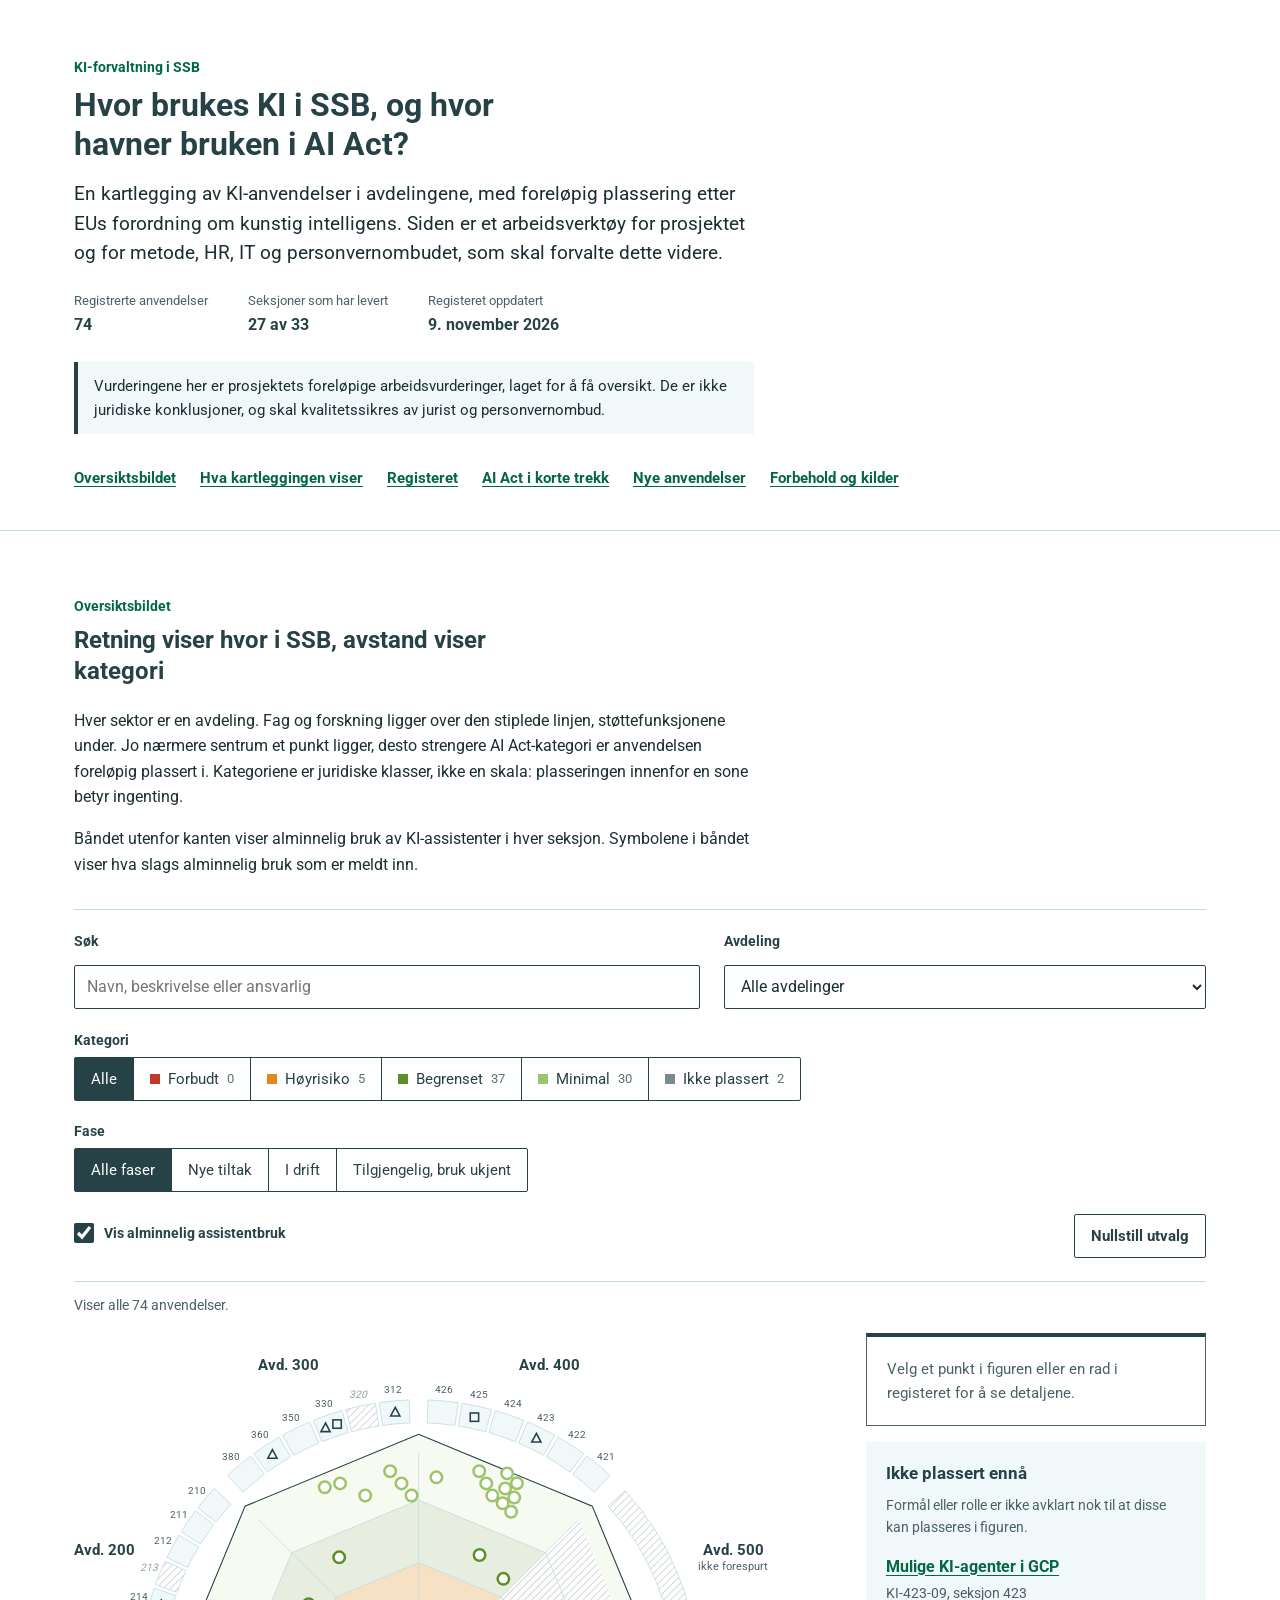
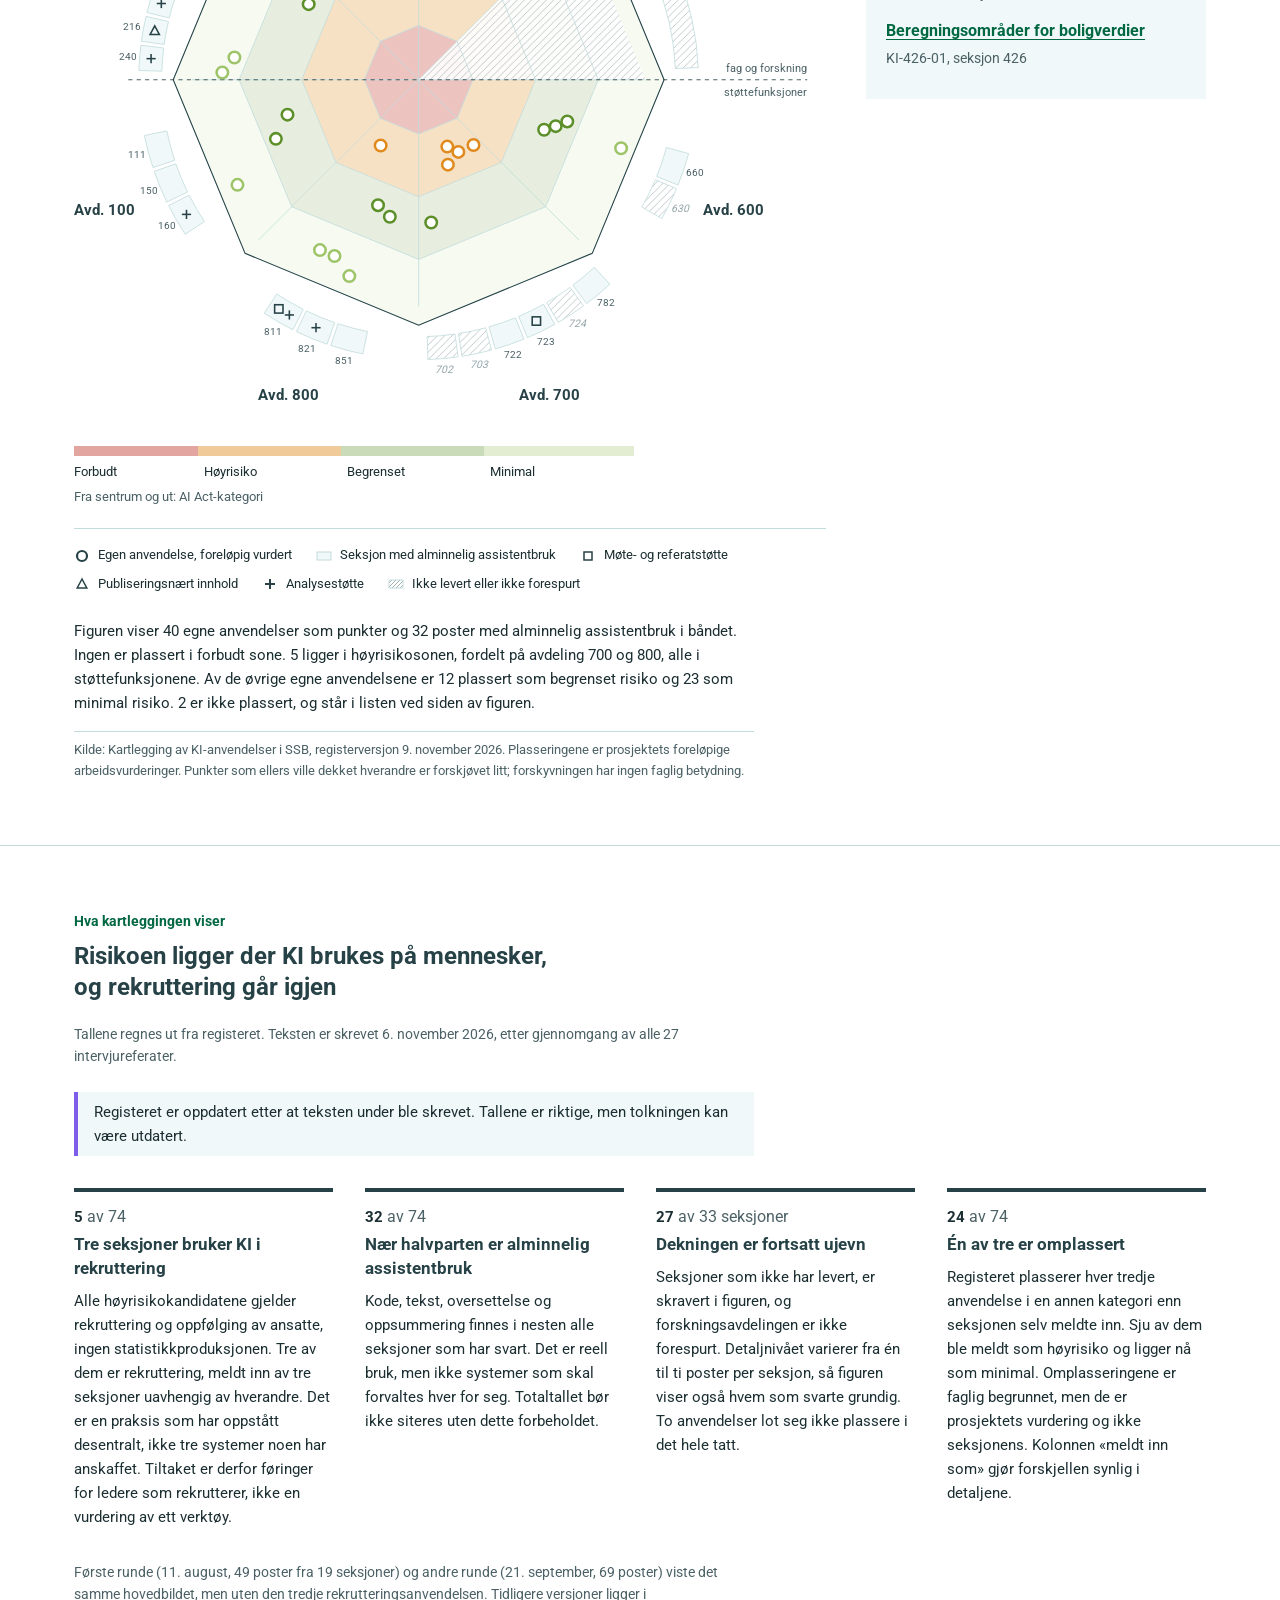
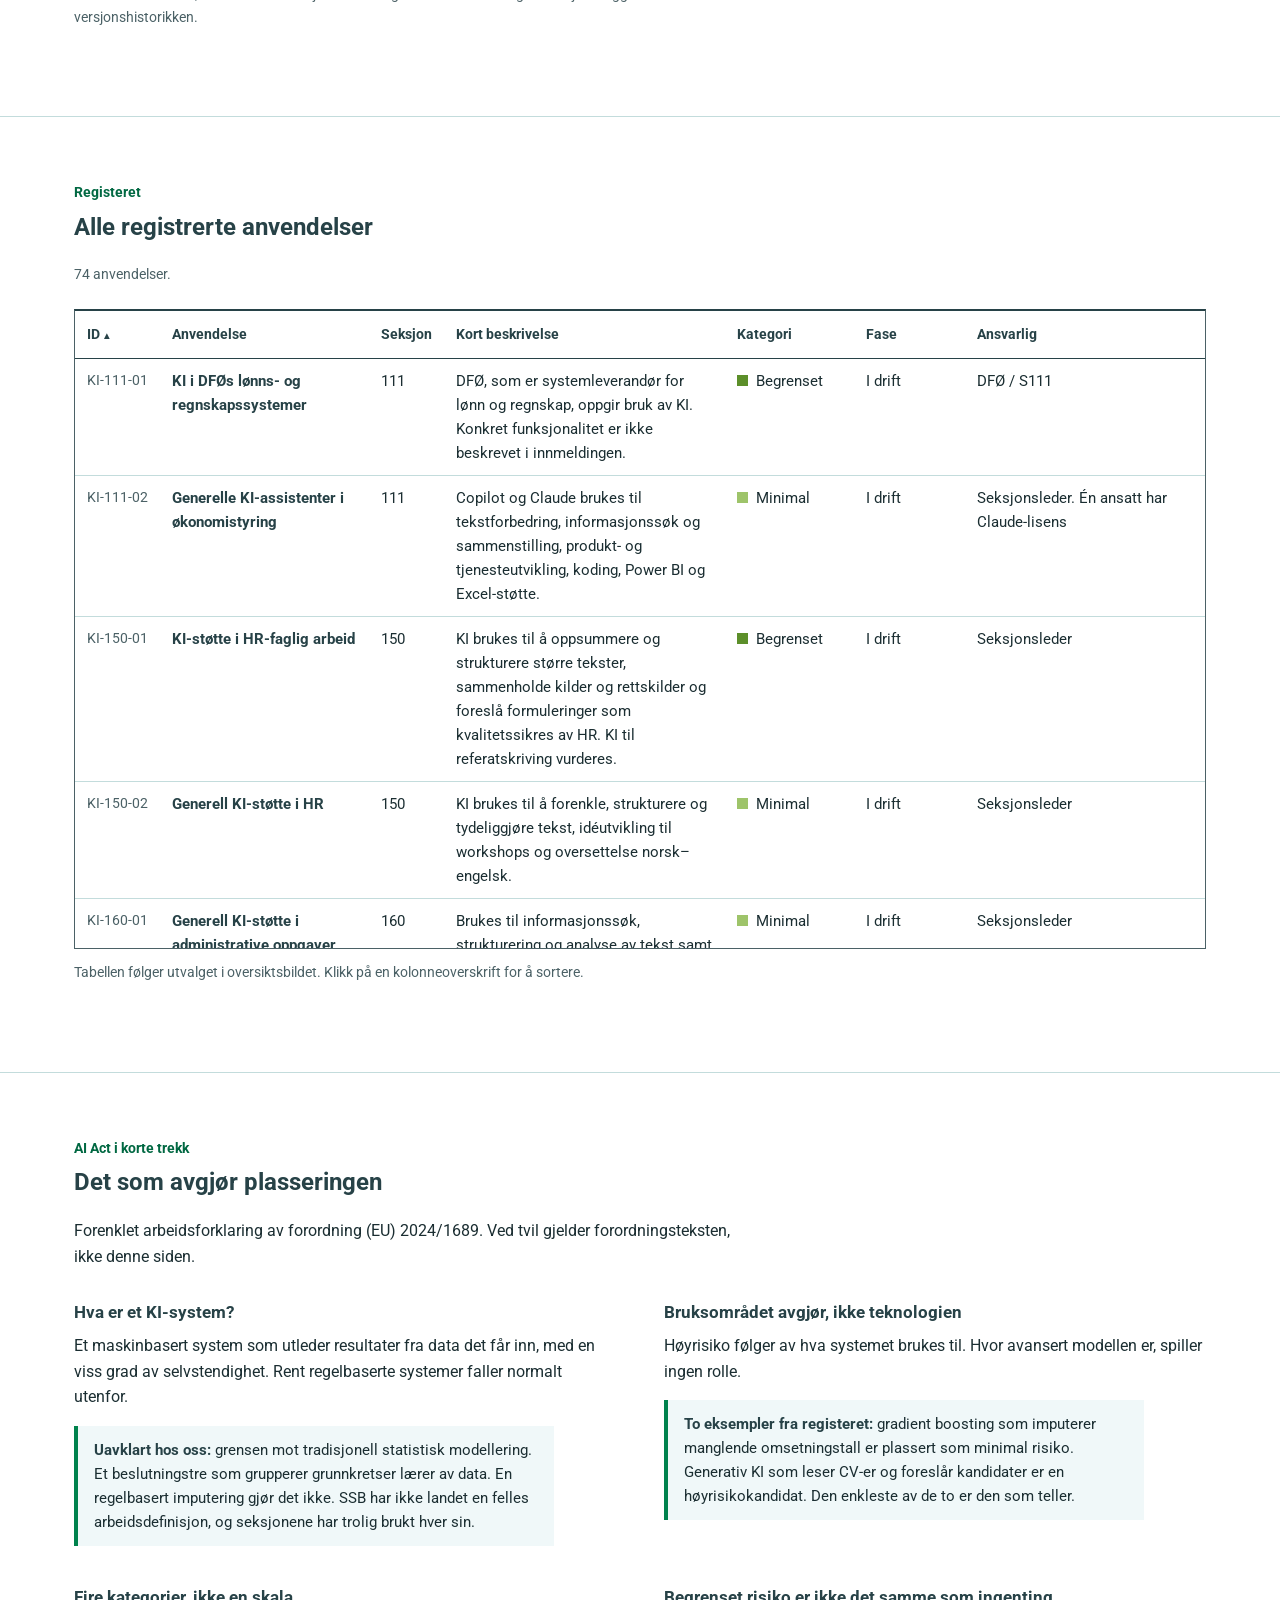
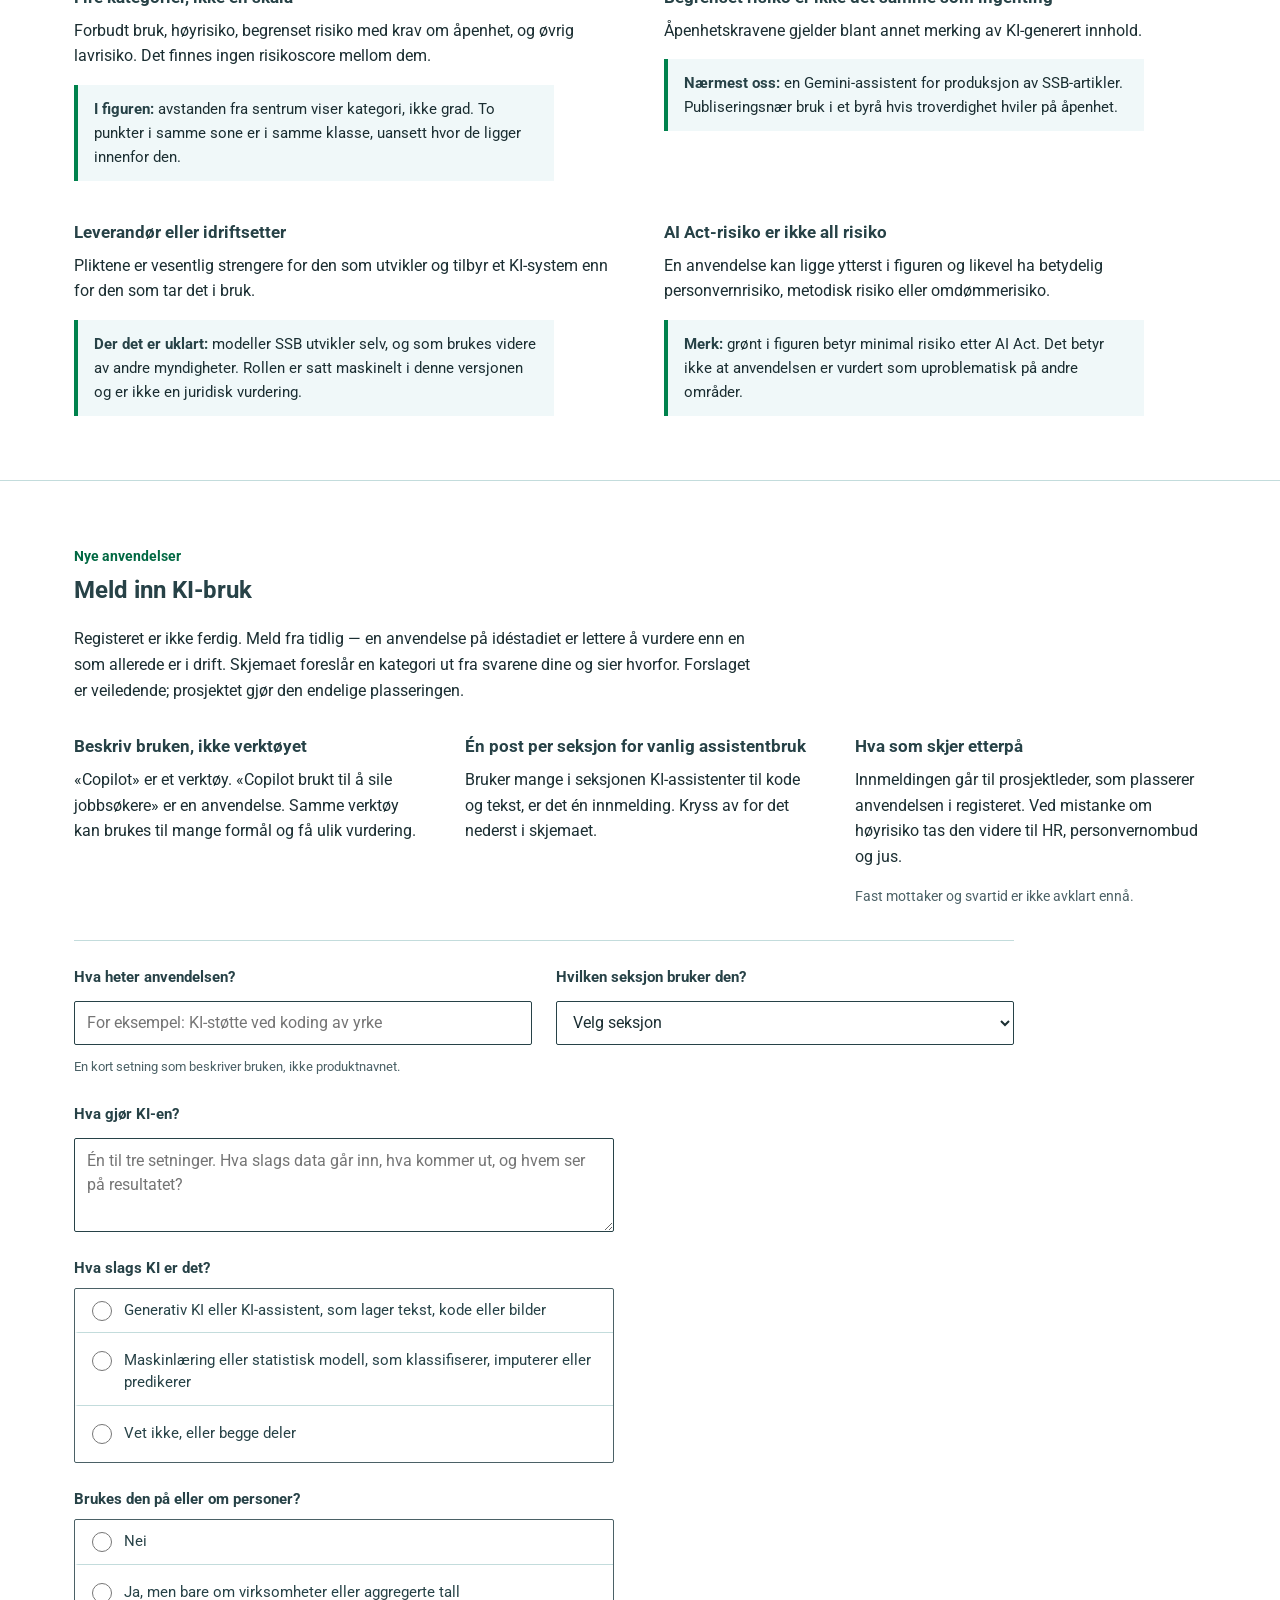
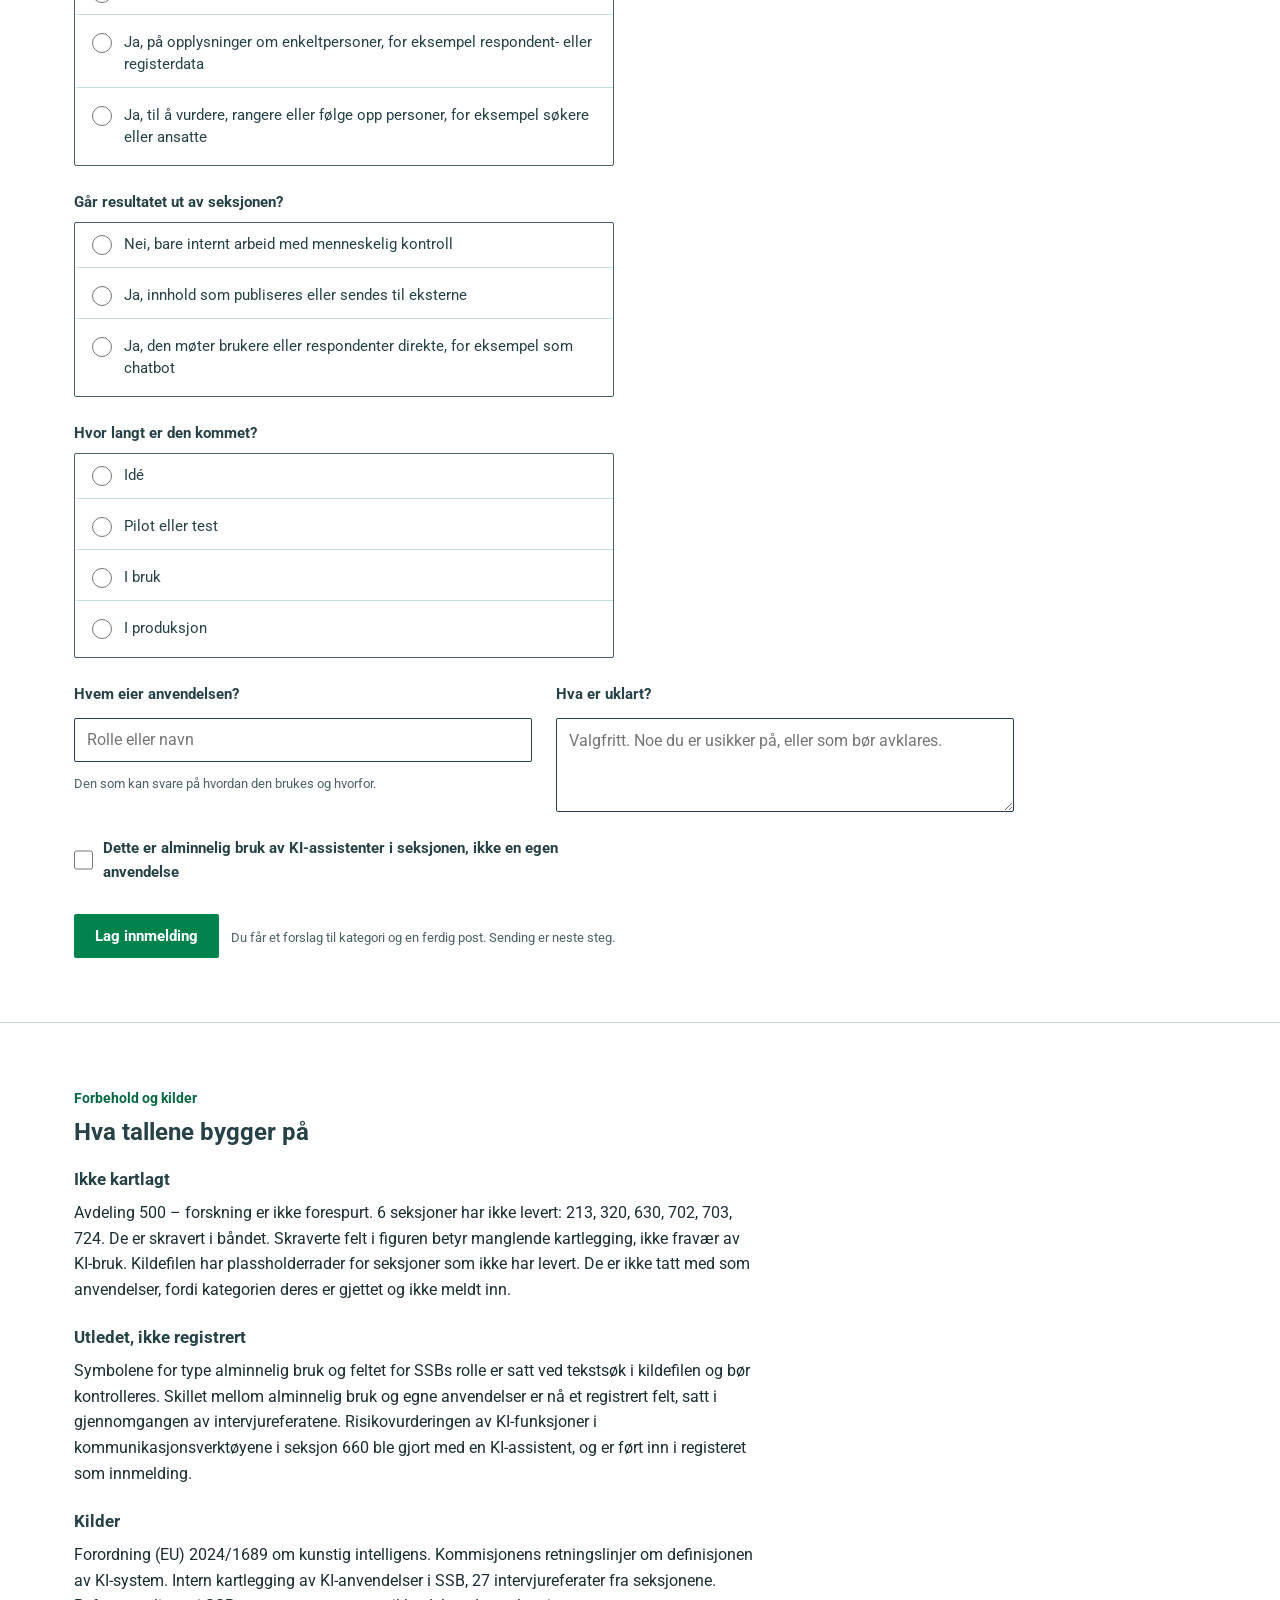
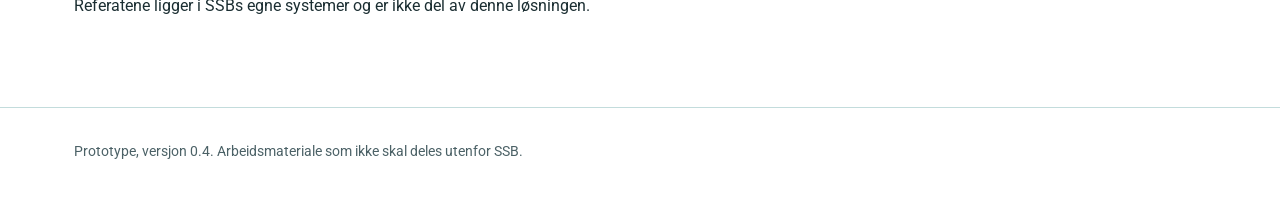
<file: app/index.html>
<!DOCTYPE html>
<html lang="nb">
<head>
<meta charset="utf-8">
<meta name="viewport" content="width=device-width, initial-scale=1">
<title>KI i SSB – kartlegging og foreløpig plassering etter AI Act</title>
<link rel="stylesheet" href="style.css">
</head>
<body>

<a class="hopp" href="#oversikt">Hopp til oversiktsbildet</a>

<header class="topp">
  <div class="ramme">
    <p class="eyebrow">KI-forvaltning i SSB</p>
    <h1>Hvor brukes KI i SSB, og hvor havner bruken i AI Act?</h1>
    <p class="ingress">En kartlegging av KI-anvendelser i avdelingene, med foreløpig plassering etter EUs forordning om kunstig intelligens. Siden er et arbeidsverktøy for prosjektet og for metode, HR, IT og personvernombudet, som skal forvalte dette videre.</p>
    <dl class="meta" id="meta"></dl>
    <p class="forbehold" id="forbehold"></p>
    <nav class="innhold" aria-label="Innhold på siden">
      <a href="#oversikt">Oversiktsbildet</a>
      <a href="#funn">Hva kartleggingen viser</a>
      <a href="#register">Registeret</a>
      <a href="#aiact">AI Act i korte trekk</a>
      <a href="#nye">Nye anvendelser</a>
      <a href="#grunnlag">Forbehold og kilder</a>
    </nav>
  </div>
</header>

<main>

<section class="seksjon" id="oversikt" aria-labelledby="h-oversikt">
  <div class="ramme">
    <p class="eyebrow">Oversiktsbildet</p>
    <h2 id="h-oversikt">Retning viser hvor i SSB, avstand viser kategori</h2>
    <div class="tekst">
      <p>Hver sektor er en avdeling. Fag og forskning ligger over den stiplede linjen, støttefunksjonene under. Jo nærmere sentrum et punkt ligger, desto strengere AI Act-kategori er anvendelsen foreløpig plassert i. Kategoriene er juridiske klasser, ikke en skala: plasseringen innenfor en sone betyr ingenting.</p>
      <p>Båndet utenfor kanten viser alminnelig bruk av KI-assistenter i hver seksjon. Symbolene i båndet viser hva slags alminnelig bruk som er meldt inn.</p>
    </div>

    <div class="kontroller" role="group" aria-label="Filtrer anvendelsene">
      <div class="felt felt-sok">
        <label for="f-sok">Søk</label>
        <input type="search" id="f-sok" placeholder="Navn, beskrivelse eller ansvarlig" autocomplete="off">
      </div>
      <div class="felt">
        <label for="f-avdeling">Avdeling</label>
        <select id="f-avdeling"></select>
      </div>
      <fieldset class="felt knapperad">
        <legend>Kategori</legend>
        <div id="f-kategori" class="knapper"></div>
      </fieldset>
      <fieldset class="felt knapperad">
        <legend>Fase</legend>
        <div id="f-fase" class="knapper"></div>
      </fieldset>
      <div class="felt felt-valg">
        <label class="avkryss"><input type="checkbox" id="f-generell" checked> Vis alminnelig assistentbruk</label>
        <button type="button" class="knapp-sekundaer" id="nullstill">Nullstill utvalg</button>
      </div>
    </div>
    <p class="utvalg" id="utvalg" aria-live="polite"></p>

    <div class="figurrad">
      <figure class="figur">
        <div class="figur-hylse" tabindex="-1"><svg id="figur" viewBox="10 -32 720 668" role="img" aria-label="Kart over KI-anvendelser i SSB" aria-describedby="figur-oppsummering"></svg></div>
        <div class="akse" id="akse" aria-hidden="true"></div>
        <div class="symboler" id="symboler"></div>
        <figcaption>
          <p id="figur-oppsummering"></p>
          <p class="kilde">Kilde: Kartlegging av KI-anvendelser i SSB, <span id="kilde-dato"></span>. Plasseringene er prosjektets foreløpige arbeidsvurderinger. Punkter som ellers ville dekket hverandre er forskjøvet litt; forskyvningen har ingen faglig betydning.</p>
        </figcaption>
      </figure>

      <aside class="sidefelt" aria-label="Detaljer om valgt anvendelse">
        <div class="detalj-boks" id="detalj" tabindex="-1">
          <p class="tom">Velg et punkt i figuren eller en rad i registeret for å se detaljene.</p>
        </div>
        <div class="uplassert-boks">
          <h3>Ikke plassert ennå</h3>
          <div id="uplassert"></div>
        </div>
      </aside>
    </div>
  </div>
</section>

<section class="seksjon" id="funn" aria-labelledby="h-funn" data-tolkning="2026-11-06">
  <div class="ramme">
    <p class="eyebrow">Hva kartleggingen viser</p>
    <h2 id="h-funn">Risikoen ligger der KI brukes på mennesker, og rekruttering går igjen</h2>
    <p class="notat">Tallene regnes ut fra registeret. Teksten er skrevet 6. november 2026, etter gjennomgang av alle 27 intervjureferater.</p>
    <p class="avvik" id="rapport-avvik" hidden>Registeret er oppdatert etter at teksten under ble skrevet. Tallene er riktige, men tolkningen kan være utdatert.</p>
    <div class="funn">
      <div class="funn-post">
        <p class="tall"><span data-tall="hoyrisiko"></span> <span class="tall-av">av <span data-tall="totalt"></span></span></p>
        <h3>Tre seksjoner bruker KI i rekruttering</h3>
        <p>Alle høyrisikokandidatene gjelder rekruttering og oppfølging av ansatte, ingen statistikkproduksjonen. Tre av dem er rekruttering, meldt inn av tre seksjoner uavhengig av hverandre. Det er en praksis som har oppstått desentralt, ikke tre systemer noen har anskaffet. Tiltaket er derfor føringer for ledere som rekrutterer, ikke en vurdering av ett verktøy.</p>
      </div>
      <div class="funn-post">
        <p class="tall"><span data-tall="generell"></span> <span class="tall-av">av <span data-tall="totalt"></span></span></p>
        <h3>Nær halvparten er alminnelig assistentbruk</h3>
        <p>Kode, tekst, oversettelse og oppsummering finnes i nesten alle seksjoner som har svart. Det er reell bruk, men ikke systemer som skal forvaltes hver for seg. Totaltallet bør ikke siteres uten dette forbeholdet.</p>
      </div>
      <div class="funn-post">
        <p class="tall"><span data-tall="levert"></span> <span class="tall-av">av <span data-tall="seksjoner"></span> seksjoner</span></p>
        <h3>Dekningen er fortsatt ujevn</h3>
        <p>Seksjoner som ikke har levert, er skravert i figuren, og forskningsavdelingen er ikke forespurt. Detaljnivået varierer fra én til ti poster per seksjon, så figuren viser også hvem som svarte grundig. To anvendelser lot seg ikke plassere i det hele tatt.</p>
      </div>
      <div class="funn-post">
        <p class="tall"><span data-tall="omplassert"></span> <span class="tall-av">av <span data-tall="totalt"></span></span></p>
        <h3>Én av tre er omplassert</h3>
        <p>Registeret plasserer hver tredje anvendelse i en annen kategori enn seksjonen selv meldte inn. Sju av dem ble meldt som høyrisiko og ligger nå som minimal. Omplasseringene er faglig begrunnet, men de er prosjektets vurdering og ikke seksjonens. Kolonnen «meldt inn som» gjør forskjellen synlig i detaljene.</p>
      </div>
    </div>
    <p class="notat">Første runde (11. august, 49 poster fra 19 seksjoner) og andre runde (21. september, 69 poster) viste det samme hovedbildet, men uten den tredje rekrutteringsanvendelsen. Tidligere versjoner ligger i versjonshistorikken.</p>
  </div>
</section>

<section class="seksjon" id="register" aria-labelledby="h-register">
  <div class="ramme">
    <p class="eyebrow">Registeret</p>
    <h2 id="h-register">Alle registrerte anvendelser</h2>
    <p class="notat" id="tabell-antall"></p>
    <div class="tabellhylse" role="region" aria-labelledby="h-register" tabindex="0">
      <table id="tabell">
        <thead><tr>
          <th scope="col"><button type="button" data-felt="id">ID</button></th>
          <th scope="col"><button type="button" data-felt="navn">Anvendelse</button></th>
          <th scope="col"><button type="button" data-felt="seksjon">Seksjon</button></th>
          <th scope="col"><button type="button" data-felt="beskrivelse">Kort beskrivelse</button></th>
          <th scope="col"><button type="button" data-felt="risikokategori">Kategori</button></th>
          <th scope="col"><button type="button" data-felt="fase">Fase</button></th>
          <th scope="col"><button type="button" data-felt="ansvarlig">Ansvarlig</button></th>
        </tr></thead>
        <tbody></tbody>
      </table>
    </div>
    <p class="notat">Tabellen følger utvalget i oversiktsbildet. Klikk på en kolonneoverskrift for å sortere.</p>
  </div>
</section>

<section class="seksjon" id="aiact" aria-labelledby="h-aiact">
  <div class="ramme">
    <p class="eyebrow">AI Act i korte trekk</p>
    <h2 id="h-aiact">Det som avgjør plasseringen</h2>
    <p class="tekst">Forenklet arbeidsforklaring av forordning (EU) 2024/1689. Ved tvil gjelder forordningsteksten, ikke denne siden.</p>
    <div class="regler">
      <div class="regel">
        <h3>Hva er et KI-system?</h3>
        <p>Et maskinbasert system som utleder resultater fra data det får inn, med en viss grad av selvstendighet. Rent regelbaserte systemer faller normalt utenfor.</p>
        <p class="eksempel"><strong>Uavklart hos oss:</strong> grensen mot tradisjonell statistisk modellering. Et beslutningstre som grupperer grunnkretser lærer av data. En regelbasert imputering gjør det ikke. SSB har ikke landet en felles arbeidsdefinisjon, og seksjonene har trolig brukt hver sin.</p>
      </div>
      <div class="regel">
        <h3>Bruksområdet avgjør, ikke teknologien</h3>
        <p>Høyrisiko følger av hva systemet brukes til. Hvor avansert modellen er, spiller ingen rolle.</p>
        <p class="eksempel"><strong>To eksempler fra registeret:</strong> gradient boosting som imputerer manglende omsetningstall er plassert som minimal risiko. Generativ KI som leser CV-er og foreslår kandidater er en høyrisikokandidat. Den enkleste av de to er den som teller.</p>
      </div>
      <div class="regel">
        <h3>Fire kategorier, ikke en skala</h3>
        <p>Forbudt bruk, høyrisiko, begrenset risiko med krav om åpenhet, og øvrig lavrisiko. Det finnes ingen risikoscore mellom dem.</p>
        <p class="eksempel"><strong>I figuren:</strong> avstanden fra sentrum viser kategori, ikke grad. To punkter i samme sone er i samme klasse, uansett hvor de ligger innenfor den.</p>
      </div>
      <div class="regel">
        <h3>Begrenset risiko er ikke det samme som ingenting</h3>
        <p>Åpenhetskravene gjelder blant annet merking av KI-generert innhold.</p>
        <p class="eksempel"><strong>Nærmest oss:</strong> en Gemini-assistent for produksjon av SSB-artikler. Publiseringsnær bruk i et byrå hvis troverdighet hviler på åpenhet.</p>
      </div>
      <div class="regel">
        <h3>Leverandør eller idriftsetter</h3>
        <p>Pliktene er vesentlig strengere for den som utvikler og tilbyr et KI-system enn for den som tar det i bruk.</p>
        <p class="eksempel"><strong>Der det er uklart:</strong> modeller SSB utvikler selv, og som brukes videre av andre myndigheter. Rollen er satt maskinelt i denne versjonen og er ikke en juridisk vurdering.</p>
      </div>
      <div class="regel">
        <h3>AI Act-risiko er ikke all risiko</h3>
        <p>En anvendelse kan ligge ytterst i figuren og likevel ha betydelig personvernrisiko, metodisk risiko eller omdømmerisiko.</p>
        <p class="eksempel"><strong>Merk:</strong> grønt i figuren betyr minimal risiko etter AI Act. Det betyr ikke at anvendelsen er vurdert som uproblematisk på andre områder.</p>
      </div>
    </div>
  </div>
</section>

<section class="seksjon" id="nye" aria-labelledby="h-nye">
  <div class="ramme">
    <p class="eyebrow">Nye anvendelser</p>
    <h2 id="h-nye">Meld inn KI-bruk</h2>
    <p class="tekst">Registeret er ikke ferdig. Meld fra tidlig — en anvendelse på idéstadiet er lettere å vurdere enn en som allerede er i drift. Skjemaet foreslår en kategori ut fra svarene dine og sier hvorfor. Forslaget er veiledende; prosjektet gjør den endelige plasseringen.</p>

    <div class="sti" style="margin-bottom:32px">
      <div>
        <h3>Beskriv bruken, ikke verktøyet</h3>
        <p>«Copilot» er et verktøy. «Copilot brukt til å sile jobbsøkere» er en anvendelse. Samme verktøy kan brukes til mange formål og få ulik vurdering.</p>
      </div>
      <div>
        <h3>Én post per seksjon for vanlig assistentbruk</h3>
        <p>Bruker mange i seksjonen KI-assistenter til kode og tekst, er det én innmelding. Kryss av for det nederst i skjemaet.</p>
      </div>
      <div>
        <h3>Hva som skjer etterpå</h3>
        <p>Innmeldingen går til prosjektleder, som plasserer anvendelsen i registeret. Ved mistanke om høyrisiko tas den videre til HR, personvernombud og jus.</p>
        <p class="notat">Fast mottaker og svartid er ikke avklart ennå.</p>
      </div>
    </div>

    <form id="innmeld" class="skjema" novalidate>
      <div class="skjema-rad">
        <div class="felt">
          <label for="s-navn">Hva heter anvendelsen?</label>
          <input type="text" id="s-navn" required placeholder="For eksempel: KI-støtte ved koding av yrke">
          <p class="hjelp">En kort setning som beskriver bruken, ikke produktnavnet.</p>
        </div>
        <div class="felt">
          <label for="s-seksjon">Hvilken seksjon bruker den?</label>
          <select id="s-seksjon" required></select>
        </div>
      </div>

      <div class="felt">
        <label for="s-beskrivelse">Hva gjør KI-en?</label>
        <textarea id="s-beskrivelse" rows="3" required placeholder="Én til tre setninger. Hva slags data går inn, hva kommer ut, og hvem ser på resultatet?"></textarea>
      </div>

      <fieldset class="felt">
        <legend>Hva slags KI er det?</legend>
        <div class="valg">
          <label><input type="radio" name="art" value="generativ"> Generativ KI eller KI-assistent, som lager tekst, kode eller bilder</label>
          <label><input type="radio" name="art" value="ml"> Maskinlæring eller statistisk modell, som klassifiserer, imputerer eller predikerer</label>
          <label><input type="radio" name="art" value="ukjent"> Vet ikke, eller begge deler</label>
        </div>
      </fieldset>

      <fieldset class="felt">
        <legend>Brukes den på eller om personer?</legend>
        <div class="valg">
          <label><input type="radio" name="person" value="nei"> Nei</label>
          <label><input type="radio" name="person" value="virksomhet"> Ja, men bare om virksomheter eller aggregerte tall</label>
          <label><input type="radio" name="person" value="opplysninger"> Ja, på opplysninger om enkeltpersoner, for eksempel respondent- eller registerdata</label>
          <label><input type="radio" name="person" value="vurdering"> Ja, til å vurdere, rangere eller følge opp personer, for eksempel søkere eller ansatte</label>
        </div>
      </fieldset>

      <fieldset class="felt">
        <legend>Går resultatet ut av seksjonen?</legend>
        <div class="valg">
          <label><input type="radio" name="ut" value="internt"> Nei, bare internt arbeid med menneskelig kontroll</label>
          <label><input type="radio" name="ut" value="publisert"> Ja, innhold som publiseres eller sendes til eksterne</label>
          <label><input type="radio" name="ut" value="dialog"> Ja, den møter brukere eller respondenter direkte, for eksempel som chatbot</label>
        </div>
      </fieldset>

      <fieldset class="felt">
        <legend>Hvor langt er den kommet?</legend>
        <div class="valg">
          <label><input type="radio" name="fase" value="Idé"> Idé</label>
          <label><input type="radio" name="fase" value="Test"> Pilot eller test</label>
          <label><input type="radio" name="fase" value="I bruk"> I bruk</label>
          <label><input type="radio" name="fase" value="Produksjon"> I produksjon</label>
        </div>
      </fieldset>

      <div class="skjema-rad">
        <div class="felt">
          <label for="s-eier">Hvem eier anvendelsen?</label>
          <input type="text" id="s-eier" placeholder="Rolle eller navn">
          <p class="hjelp">Den som kan svare på hvordan den brukes og hvorfor.</p>
        </div>
        <div class="felt">
          <label for="s-uklart">Hva er uklart?</label>
          <textarea id="s-uklart" rows="3" placeholder="Valgfritt. Noe du er usikker på, eller som bør avklares."></textarea>
        </div>
      </div>

      <div class="felt">
        <label class="avkryss"><input type="checkbox" id="s-generell"> Dette er alminnelig bruk av KI-assistenter i seksjonen, ikke en egen anvendelse</label>
      </div>

      <div class="skjema-knapper">
        <button type="submit" class="knapp-primaer">Lag innmelding</button>
        <span class="hjelp">Du får et forslag til kategori og en ferdig post. Sending er neste steg.</span>
        <p class="hjelp" id="s-feil" role="alert"></p>
      </div>
    </form>

    <div id="resultat" hidden>
      <div class="forslag" id="s-forslag"></div>
      <h3 style="margin-bottom:8px">Innmelding</h3>
      <pre class="utdata" id="s-utdata" tabindex="0"></pre>
      <div class="skjema-knapper">
        <button type="button" class="knapp-primaer" id="s-send">Send til prosjektleder</button>
        <button type="button" class="knapp-sekundaer" id="s-kopier">Kopier teksten</button>
        <button type="button" class="knapp-sekundaer" id="s-rad">Kopier som regnearkrad</button>
        <span class="hjelp" id="s-kvittering" role="status"></span>
      </div>
      <p class="notat" style="margin-top:14px">Knappen åpner e-postprogrammet med innmeldingen ferdig utfylt. Virker den ikke, kopier teksten og send den selv til thb@ssb.no.</p>
    </div>
  </div>
</section>

<section class="seksjon" id="grunnlag" aria-labelledby="h-grunnlag">
  <div class="ramme">
    <p class="eyebrow">Forbehold og kilder</p>
    <h2 id="h-grunnlag">Hva tallene bygger på</h2>
    <div class="tekst">
      <h3>Ikke kartlagt</h3>
      <p><span id="dekning-tekst"></span> Skraverte felt i figuren betyr manglende kartlegging, ikke fravær av KI-bruk. Kildefilen har plassholderrader for seksjoner som ikke har levert. De er ikke tatt med som anvendelser, fordi kategorien deres er gjettet og ikke meldt inn.</p>
      <h3>Utledet, ikke registrert</h3>
      <p>Symbolene for type alminnelig bruk og feltet for SSBs rolle er satt ved tekstsøk i kildefilen og bør kontrolleres. Skillet mellom alminnelig bruk og egne anvendelser er nå et registrert felt, satt i gjennomgangen av intervjureferatene. Risikovurderingen av KI-funksjoner i kommunikasjonsverktøyene i seksjon 660 ble gjort med en KI-assistent, og er ført inn i registeret som innmelding.</p>
      <h3>Kilder</h3>
      <p>Forordning (EU) 2024/1689 om kunstig intelligens. Kommisjonens retningslinjer om definisjonen av KI-system. Intern kartlegging av KI-anvendelser i SSB, 27 intervjureferater fra seksjonene. Referatene ligger i SSBs egne systemer og er ikke del av denne løsningen.</p>
    </div>
  </div>
</section>

</main>

<footer class="bunn">
  <div class="ramme">
    <p>Prototype, versjon 0.4. Arbeidsmateriale som ikke skal deles utenfor SSB.</p>
  </div>
</footer>

<div id="tips" role="tooltip"></div>

<div id="feil" class="feil" hidden>
  <h2>Fant ikke data.json</h2>
  <p>Nettleseren blokkerer lesing av data.json når siden åpnes direkte fra disk. Start en lokal server i mappen og åpne adressen den skriver ut:</p>
  <code>python3 -m http.server 8000</code>
</div>

<!--DATA-->
<script src="app.js"></script>
</body>
</html>
</file>
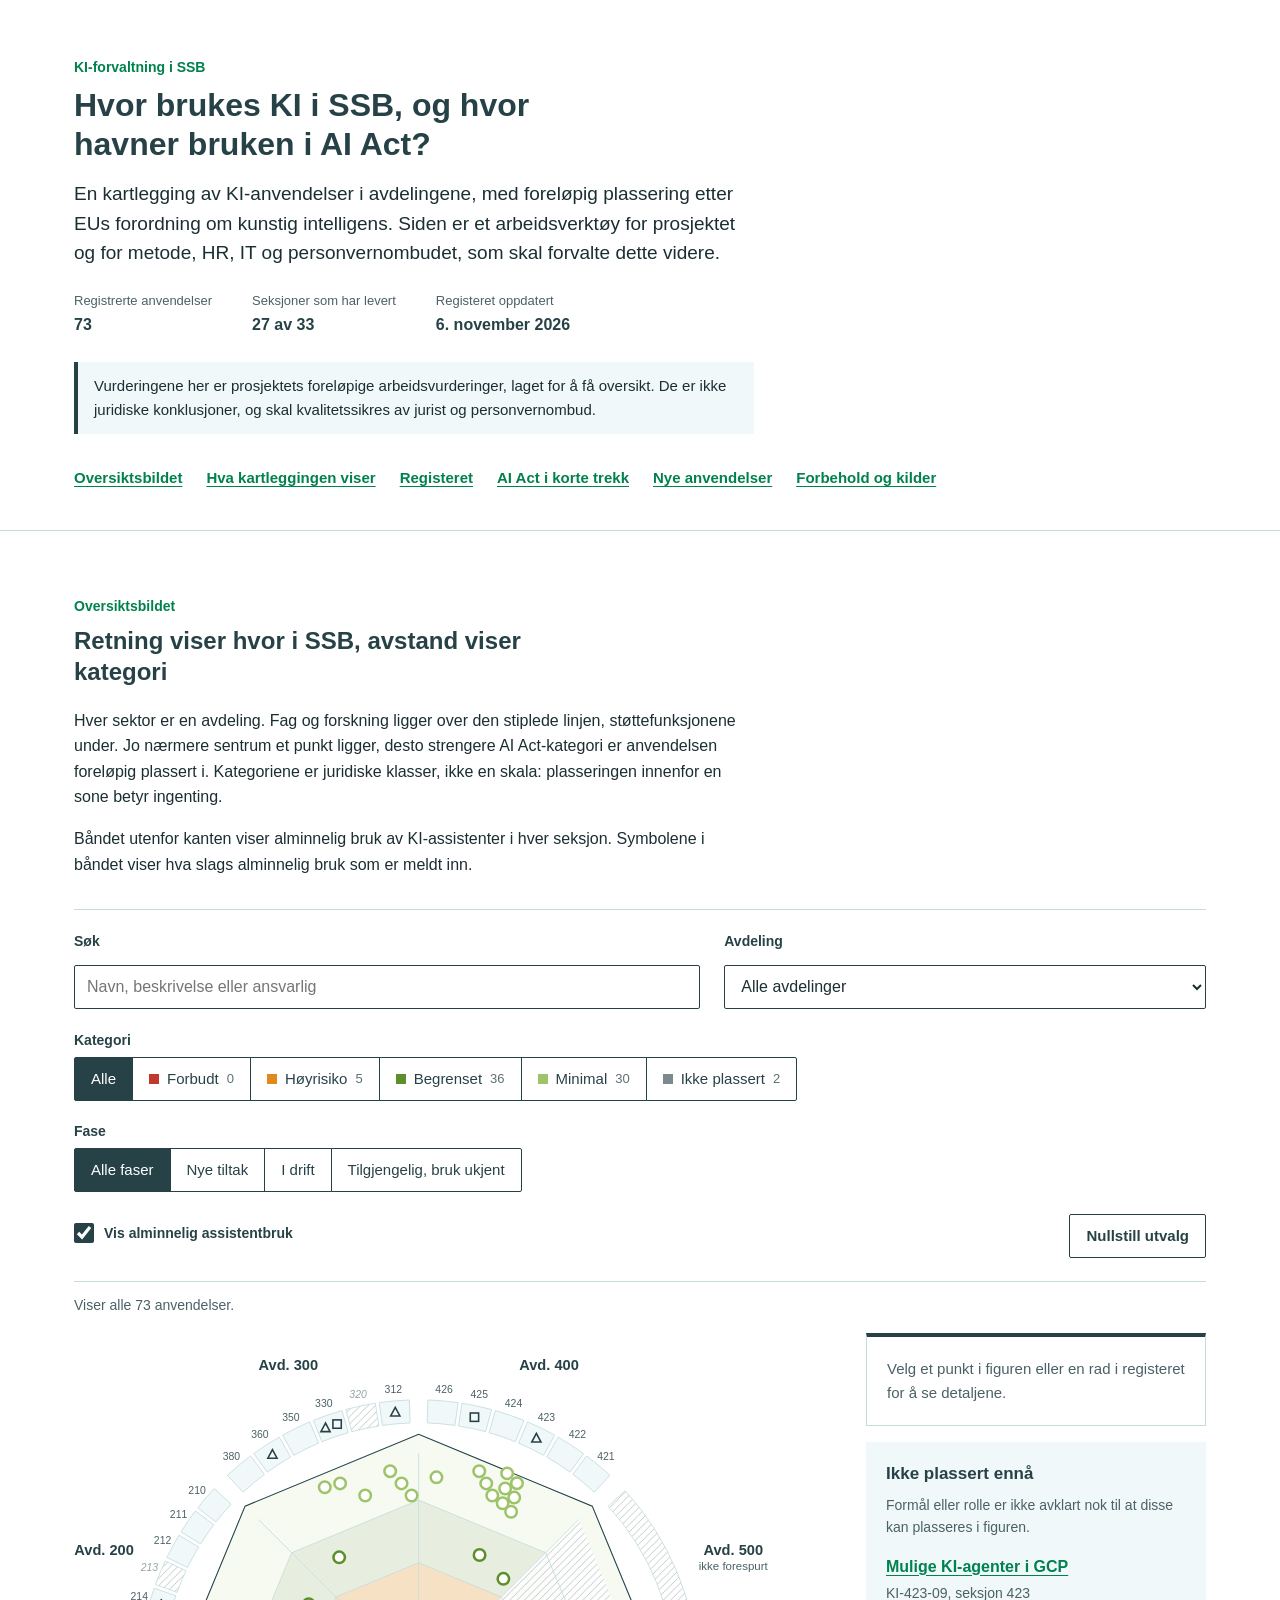
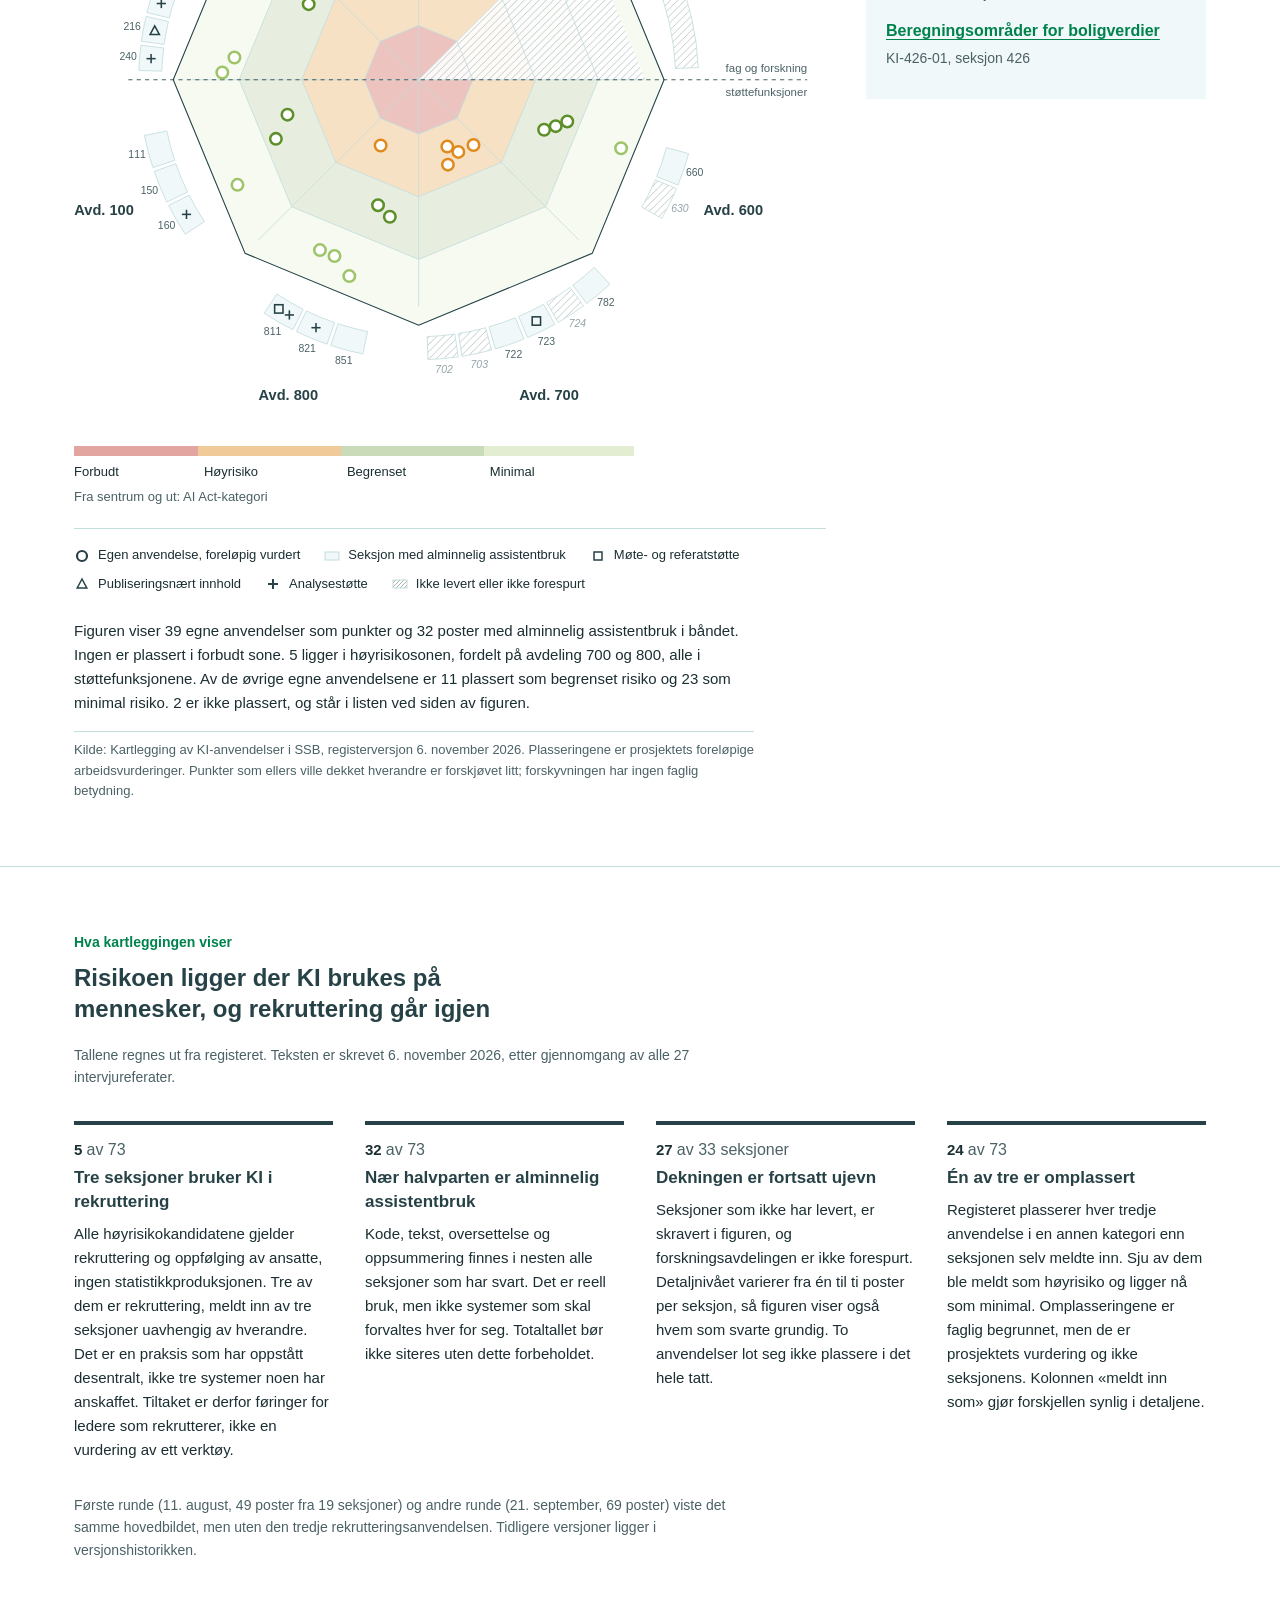
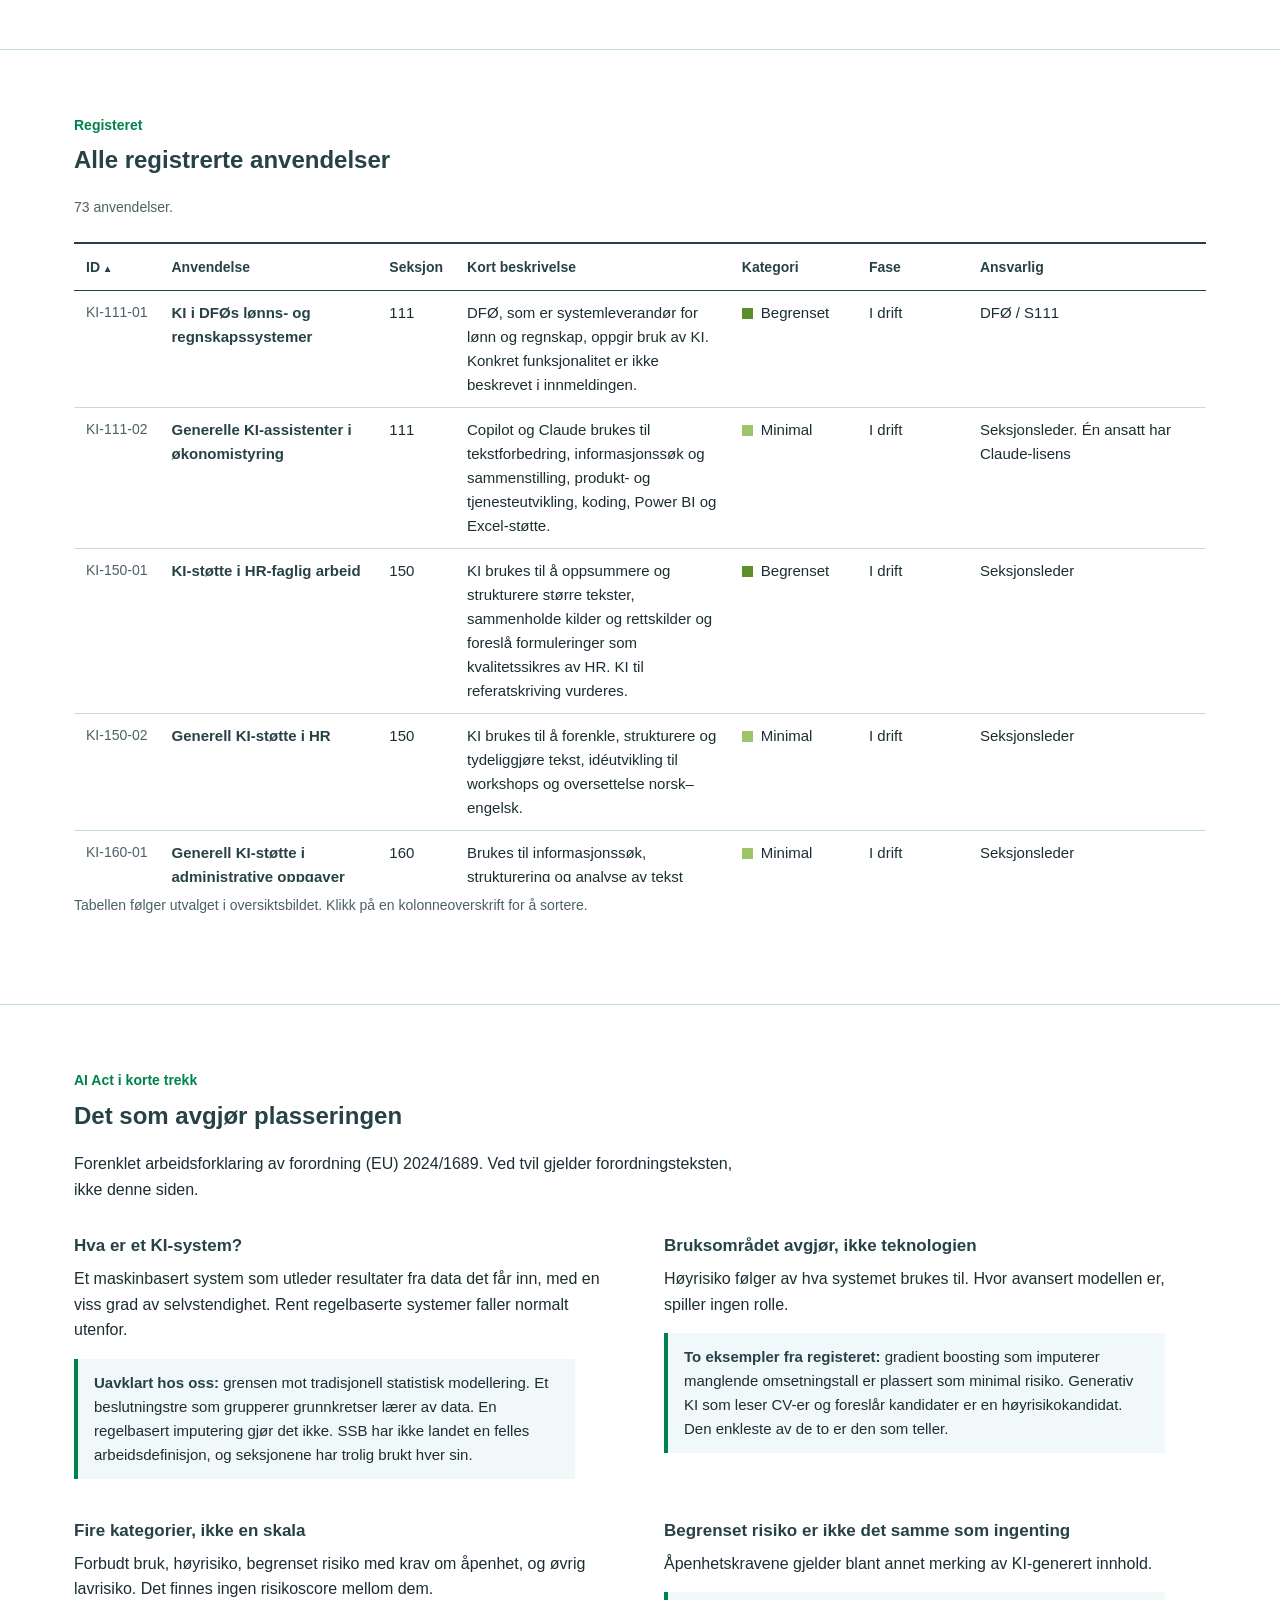
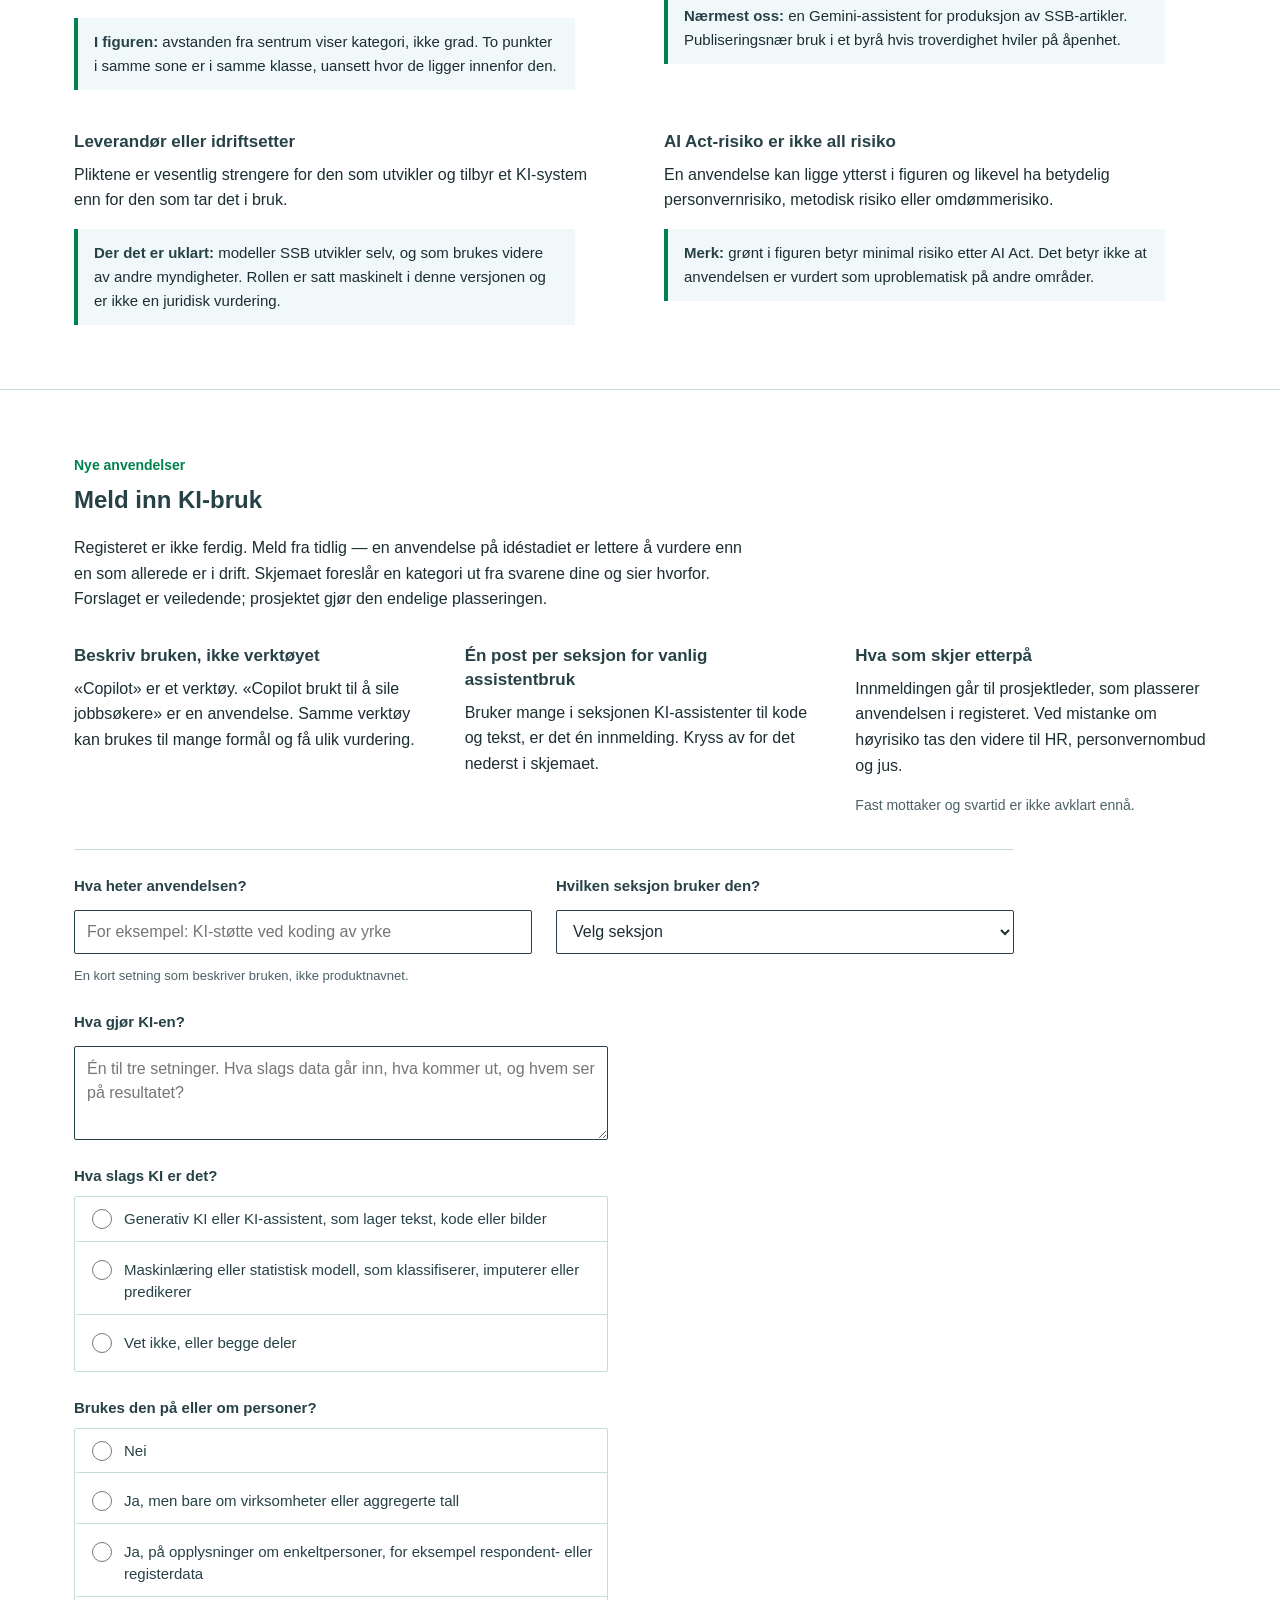
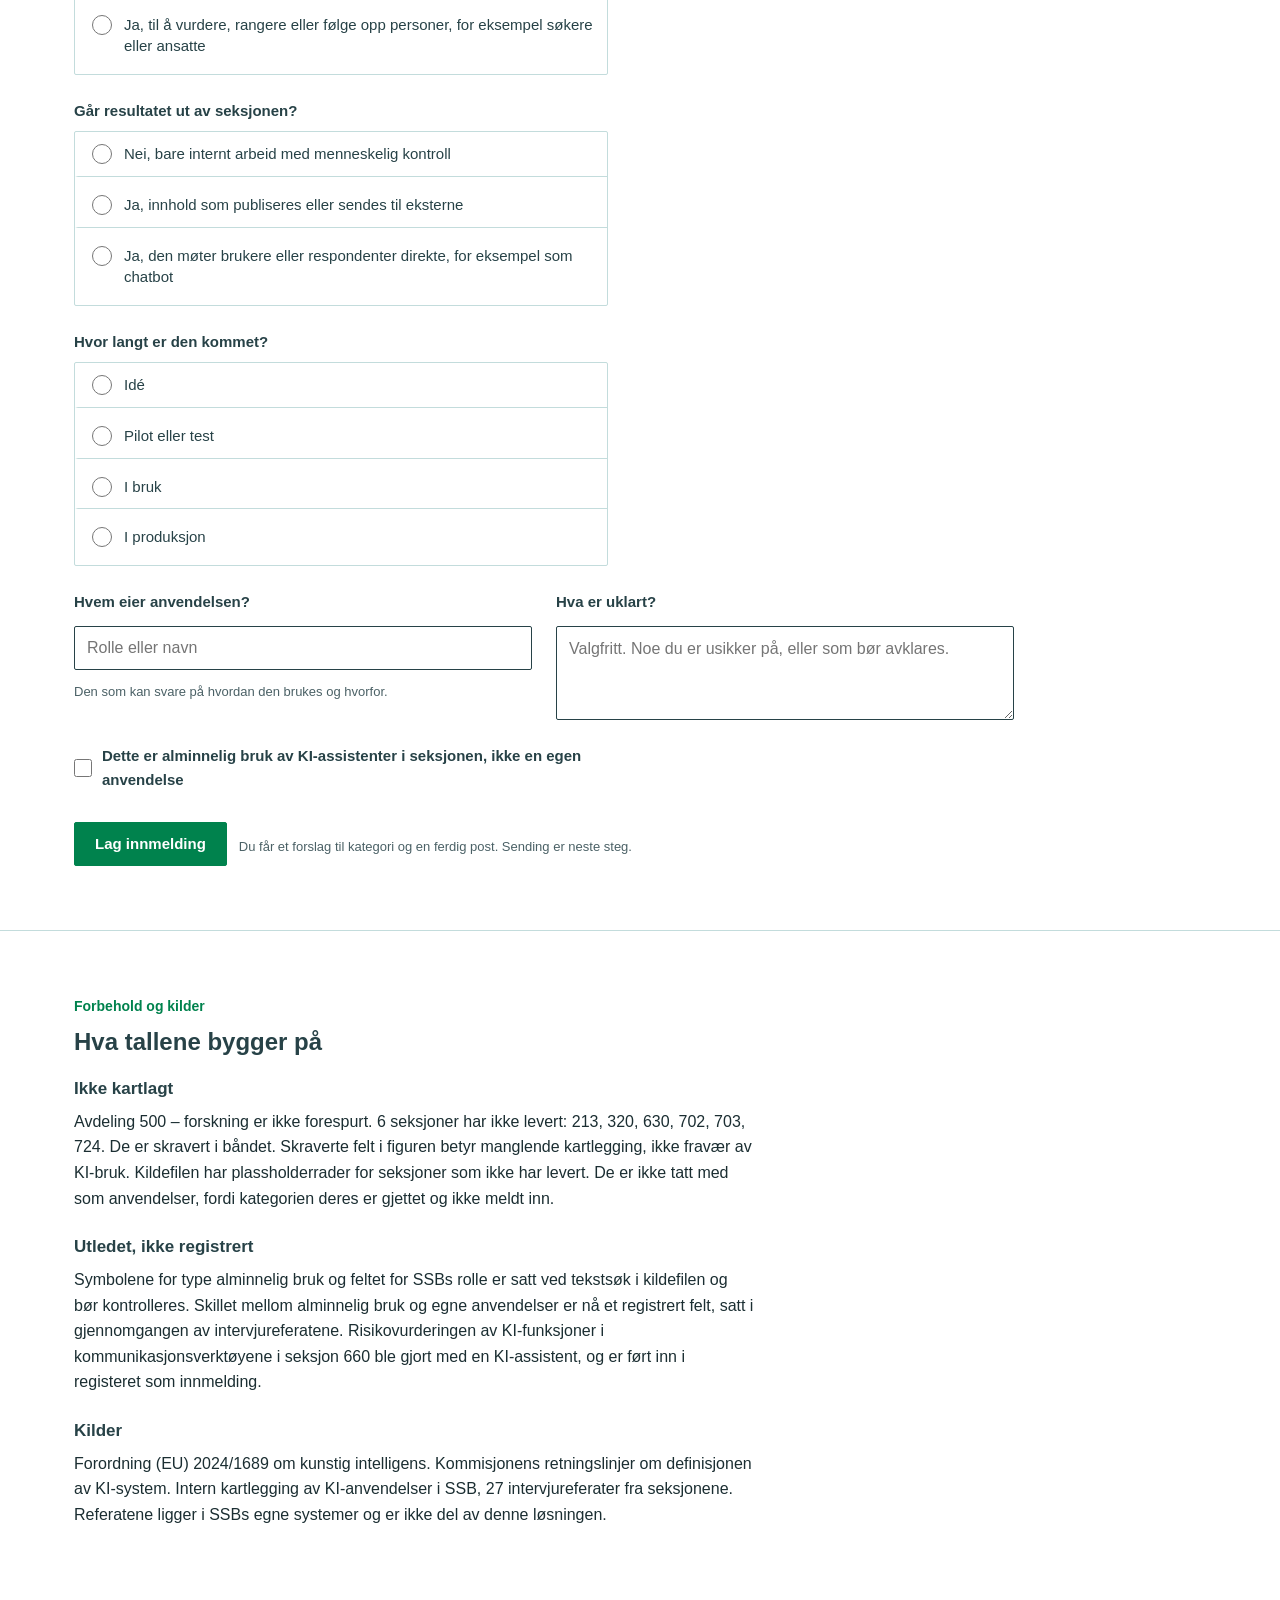
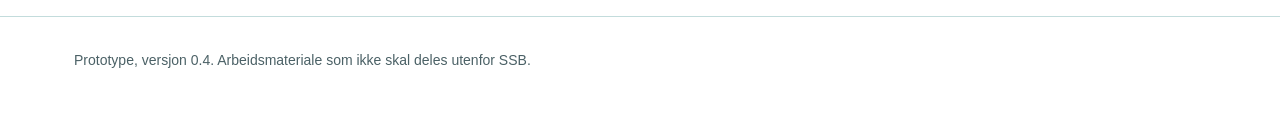
<file: app/ki-kartlegging-oversikt.html>
<!DOCTYPE html>
<html lang="nb">
<head>
<meta charset="utf-8">
<meta name="viewport" content="width=device-width, initial-scale=1">
<title>KI i SSB – kartlegging og foreløpig plassering etter AI Act</title>
<style>
/* KI-anvendelser i SSB – v0.3, SSB-inspirert formspråk */

:root {
  --mork: #274247;
  --gronn: #00824D;
  --lys: #F0F8F9;
  --mellom: #C3DCDC;
  --lilla: #7E5EE8;
  --tekst: #1B2E32;
  --tekst-2: #4b6166;
  --hvit: #ffffff;

  /* Risikosonene i figuren beholder egne farger */
  --forbudt: #c0392b;
  --hoyrisiko: #e08a1e;
  --begrenset: #5c8f2a;
  --minimal: #9ec46a;
  --uavklart: #7a8a8d;

  --font: "Open Sans", Roboto, Arial, sans-serif;
  --maks: 1180px;
  --tekstbredde: 680px;
  --rad: 8px;          /* grunnenhet for spacing */
  --hjorne: 2px;
}

*, *::before, *::after { box-sizing: border-box; }

html { -webkit-text-size-adjust: 100%; scroll-behavior: smooth; }

body {
  margin: 0;
  background: var(--hvit);
  color: var(--tekst);
  font: 400 16px/1.6 var(--font);
}

h1, h2, h3 { color: var(--mork); margin: 0; font-weight: 600; }
h1 { font-size: 2rem; line-height: 1.2; max-width: 26ch; }
h2 { font-size: 1.5rem; line-height: 1.3; max-width: 36ch; }
h3 { font-size: 1.0625rem; line-height: 1.4; }
p { margin: 0 0 calc(var(--rad) * 2); }
p:last-child { margin-bottom: 0; }

a { color: var(--gronn); text-underline-offset: 3px; }
a:hover { color: var(--mork); }

:focus-visible {
  outline: 3px solid var(--lilla);
  outline-offset: 2px;
}

.hopp {
  position: absolute; left: -9999px; top: 0;
  background: var(--mork); color: var(--hvit); padding: 10px 16px; z-index: 50;
}
.hopp:focus { left: 16px; top: 16px; }

.ramme { max-width: var(--maks); margin: 0 auto; padding: 0 calc(var(--rad) * 3); }

.eyebrow {
  color: var(--gronn);
  font-size: 0.875rem;
  font-weight: 600;
  margin: 0 0 var(--rad);
}

.tekst, .ingress { max-width: var(--tekstbredde); }
.tekst h3 { margin: calc(var(--rad) * 3) 0 var(--rad); }
.tekst h3:first-child { margin-top: 0; }
.notat { color: var(--tekst-2); font-size: 0.875rem; max-width: var(--tekstbredde); }

/* ---------- toppen ---------- */

.topp { padding: calc(var(--rad) * 7) 0 calc(var(--rad) * 5); border-bottom: 1px solid var(--mellom); }
.topp h1 { margin-bottom: calc(var(--rad) * 2); }
.ingress { font-size: 1.1875rem; line-height: 1.55; color: var(--tekst); margin-bottom: calc(var(--rad) * 3); }

.meta {
  display: flex; flex-wrap: wrap; gap: calc(var(--rad) * 1) calc(var(--rad) * 5);
  margin: 0 0 calc(var(--rad) * 3); padding: 0;
}
.meta div { display: flex; flex-direction: column; }
.meta dt { font-size: 0.8125rem; color: var(--tekst-2); }
.meta dd { margin: 0; font-weight: 600; color: var(--mork); }

.forbehold {
  max-width: var(--tekstbredde);
  background: var(--lys);
  border-left: 4px solid var(--mork);
  padding: calc(var(--rad) * 1.5) calc(var(--rad) * 2);
  font-size: 0.9375rem;
  margin-bottom: calc(var(--rad) * 4);
}

.innhold { display: flex; flex-wrap: wrap; gap: var(--rad) calc(var(--rad) * 3); font-size: 0.9375rem; }
.innhold a { font-weight: 600; }

/* ---------- seksjoner ---------- */

.seksjon { padding: calc(var(--rad) * 8) 0; border-bottom: 1px solid var(--mellom); }
.seksjon h2 { margin-bottom: calc(var(--rad) * 2.5); }
.seksjon > .ramme > .tekst,
.seksjon > .ramme > .notat { margin-bottom: calc(var(--rad) * 3); }

/* ---------- kontroller ---------- */

.kontroller {
  display: grid;
  grid-template-columns: minmax(220px, 1.3fr) minmax(160px, 1fr);
  gap: calc(var(--rad) * 2.5) calc(var(--rad) * 3);
  margin: calc(var(--rad) * 4) 0 calc(var(--rad) * 1.5);
  padding: calc(var(--rad) * 2.5) 0;
  border-top: 1px solid var(--mellom);
  border-bottom: 1px solid var(--mellom);
}
.knapperad { grid-column: 1 / -1; }
.felt-valg { grid-column: 1 / -1; flex-direction: row !important; align-items: center; justify-content: space-between; gap: calc(var(--rad) * 2); flex-wrap: wrap; }

.felt { display: flex; flex-direction: column; gap: 6px; margin: 0; padding: 0; border: 0; min-width: 0; }
.felt label, .felt legend { font-size: 0.875rem; font-weight: 600; color: var(--mork); padding: 0; margin-bottom: 6px; }

input[type=search], select {
  font: inherit; color: var(--tekst);
  height: 44px; padding: 0 12px;
  border: 1px solid var(--mork); border-radius: var(--hjorne);
  background: var(--hvit); width: 100%;
}
select { cursor: pointer; }

.knapper { display: flex; flex-wrap: wrap; gap: 0; }
.knapper button {
  font: inherit; font-size: 0.9375rem;
  min-height: 44px; padding: 0 16px;
  border: 1px solid var(--mork); border-radius: 0;
  background: var(--hvit); color: var(--mork);
  cursor: pointer; margin: 0 -1px -1px 0;
  display: inline-flex; align-items: center; gap: 8px;
}
.knapper button:first-child { border-radius: var(--hjorne) 0 0 var(--hjorne); }
.knapper button:last-child { border-radius: 0 var(--hjorne) var(--hjorne) 0; }
.knapper button:hover { background: var(--lys); }
.knapper button[aria-pressed="true"] { background: var(--mork); color: var(--hvit); position: relative; z-index: 1; }
.knapper button:focus-visible { position: relative; z-index: 2; }
.knapper .antall { font-size: 0.8125rem; opacity: 0.75; }
.knapper .rute { width: 10px; height: 10px; flex: none; }

.avkryss { display: inline-flex; align-items: center; gap: 10px; min-height: 44px; cursor: pointer; font-size: 0.9375rem; }
.avkryss input { width: 20px; height: 20px; accent-color: var(--mork); margin: 0; }

.knapp-sekundaer {
  font: inherit; font-size: 0.9375rem; font-weight: 600;
  min-height: 44px; padding: 0 16px;
  background: var(--hvit); color: var(--mork);
  border: 1px solid var(--mork); border-radius: var(--hjorne); cursor: pointer;
}
.knapp-sekundaer:hover { background: var(--lys); }

.utvalg { font-size: 0.875rem; color: var(--tekst-2); min-height: 1.6em; margin-bottom: calc(var(--rad) * 2); }

/* ---------- figur og sidefelt ---------- */

.figurrad {
  display: grid;
  grid-template-columns: minmax(0, 1fr) 340px;
  gap: calc(var(--rad) * 5);
  align-items: start;
}
.figur { margin: 0; }
svg#figur { display: block; width: 100%; height: auto; max-width: 780px; }

.sektor-etikett { font: 600 14px var(--font); fill: var(--mork); }
.seksjon-etikett { font: 400 10px var(--font); fill: var(--tekst-2); }
.seksjon-etikett.ikke-levert { fill: #93a5a8; font-style: italic; }
.akse-etikett { font: 400 11px var(--font); fill: var(--tekst-2); }

.punkt { cursor: pointer; }
.punkt .treff { fill: transparent; }
.punkt:hover .synlig { r: 7.5; }
.punkt.valgt .synlig { stroke: var(--lilla); stroke-width: 3; r: 7.5; }
.punkt:focus { outline: none; }
.punkt:focus-visible .synlig { stroke: var(--lilla); stroke-width: 3.5; r: 8; }
.punkt.dempet { opacity: 0.12; pointer-events: none; }

.band-celle { fill: var(--lys); stroke: var(--mellom); stroke-width: 0.8; }
.band-celle.ikke-levert { fill: url(#skravur); }
.band-celle.dempet { opacity: 0.35; }
.band-symbol { fill: none; stroke: var(--mork); stroke-width: 1.5; }

/* Sonene som akse under figuren */
.akse {
  display: grid;
  grid-template-columns: 52fr 60fr 60fr 63fr;
  max-width: 560px;
  margin: calc(var(--rad) * 2) 0 0;
}
.akse div { padding-top: 8px; font-size: 0.8125rem; color: var(--tekst); border-top: 10px solid; line-height: 1.3; }
.akse div + div { padding-left: 6px; }
.akse .forbudt { border-color: rgba(192, 57, 43, .45); }
.akse .hoyrisiko { border-color: rgba(224, 138, 30, .45); }
.akse .begrenset { border-color: rgba(92, 143, 42, .32); }
.akse .minimal { border-color: rgba(158, 196, 106, .30); }
.akse-tittel { font-size: 0.8125rem; color: var(--tekst-2); margin: 6px 0 0; }

.symboler {
  display: flex; flex-wrap: wrap; gap: 8px calc(var(--rad) * 3);
  margin-top: calc(var(--rad) * 2.5); padding-top: calc(var(--rad) * 2);
  border-top: 1px solid var(--mellom);
  font-size: 0.8125rem; color: var(--tekst);
}
.symboler span { display: inline-flex; align-items: center; gap: 8px; }

figcaption { margin-top: calc(var(--rad) * 3); max-width: var(--tekstbredde); }
figcaption p { font-size: 0.9375rem; }
.kilde { font-size: 0.8125rem !important; color: var(--tekst-2); border-top: 1px solid var(--mellom); padding-top: var(--rad); }

.sidefelt { position: sticky; top: calc(var(--rad) * 2); display: flex; flex-direction: column; gap: calc(var(--rad) * 2); }
.detalj-boks { border: 1px solid var(--mellom); border-top: 4px solid var(--mork); padding: calc(var(--rad) * 2.5); background: var(--hvit); }
.detalj-boks:focus { outline: none; }
.detalj-boks:focus-visible { outline: 3px solid var(--lilla); }
.uplassert-boks { background: var(--lys); padding: calc(var(--rad) * 2.5); }
.uplassert-boks h3 { margin-bottom: var(--rad); }
.uplassert-boks button {
  font: inherit; font-weight: 600; color: var(--gronn); background: none; border: 0; padding: 0;
  text-align: left; cursor: pointer; text-decoration: underline; text-underline-offset: 3px; min-height: 32px;
}
.tom { color: var(--tekst-2); font-size: 0.9375rem; }

.detalj h3 { font-size: 1.125rem; margin-bottom: 4px; }
.detalj .id { font-size: 0.8125rem; color: var(--tekst-2); }
.merker { display: flex; flex-wrap: wrap; gap: 6px; margin: calc(var(--rad) * 1.5) 0 calc(var(--rad) * 2); }
.merke { font-size: 0.8125rem; padding: 2px 8px; border: 1px solid var(--mellom); color: var(--mork); background: var(--hvit); }
.merke.risiko { display: inline-flex; align-items: center; gap: 6px; border-color: var(--mork); font-weight: 600; }
.detalj dl { margin: 0; display: grid; gap: calc(var(--rad) * 1.5); }
.detalj dt { font-size: 0.8125rem; font-weight: 600; color: var(--tekst-2); }
.detalj dd { margin: 2px 0 0; font-size: 0.9375rem; }
.detalj dd.mangler { color: var(--tekst-2); font-style: italic; }
.avklar { background: var(--lys); border-left: 4px solid var(--lilla); padding: var(--rad) calc(var(--rad) * 1.5); }

.rute { display: inline-block; width: 11px; height: 11px; flex: none; }
.rute.forbudt { background: var(--forbudt); }
.rute.hoyrisiko { background: var(--hoyrisiko); }
.rute.begrenset { background: var(--begrenset); }
.rute.minimal { background: var(--minimal); }
.rute.uavklart { background: var(--uavklart); }

#tips {
  position: fixed; pointer-events: none; display: none; z-index: 40;
  background: var(--tekst); color: var(--hvit);
  font-size: 0.8125rem; line-height: 1.4; padding: 8px 10px; max-width: 240px;
}
#tips b { font-weight: 600; }
#tips span { opacity: .8; }

/* ---------- funn ---------- */

.avvik { max-width: var(--tekstbredde); background: var(--lys); border-left: 4px solid var(--lilla); padding: var(--rad) calc(var(--rad) * 2); font-size: 0.9375rem; }
.funn {
  display: grid; grid-template-columns: repeat(4, minmax(0, 1fr));
  gap: calc(var(--rad) * 4); margin: calc(var(--rad) * 4) 0;
}
.funn-post { border-top: 4px solid var(--mork); padding-top: calc(var(--rad) * 2); }
.funn-post h3 { margin: var(--rad) 0; }
.funn-post p { font-size: 0.9375rem; color: var(--tekst); }
.tall { font-size: 2.25rem; font-weight: 600; line-height: 1.1; color: var(--mork); margin: 0; }
.tall-av { font-size: 1rem; font-weight: 400; color: var(--tekst-2); }

/* ---------- tabell ---------- */

.tabellhylse { overflow-x: auto; max-height: 640px; overflow-y: auto; border-top: 2px solid var(--mork); }
table { border-collapse: collapse; width: 100%; font-size: 0.9375rem; }
th, td { text-align: left; vertical-align: top; padding: 10px 12px; border-bottom: 1px solid var(--mellom); }
th { position: sticky; top: 0; background: var(--hvit); z-index: 2; padding: 0; border-bottom: 1px solid var(--mork); }
th button {
  font: inherit; font-size: 0.875rem; font-weight: 600; color: var(--mork);
  background: none; border: 0; width: 100%; text-align: left;
  padding: 12px; min-height: 44px; cursor: pointer; white-space: nowrap;
}
th button:hover { background: var(--lys); }
th[aria-sort] button::after { content: " ▲"; font-size: 0.7em; }
th[aria-sort="descending"] button::after { content: " ▼"; }
tbody tr { cursor: pointer; }
tbody tr:hover { background: var(--lys); }
tbody tr.valgt { background: var(--lys); box-shadow: inset 4px 0 0 var(--lilla); }
tbody tr:focus-visible { outline: 3px solid var(--lilla); outline-offset: -3px; }
td.id { color: var(--tekst-2); white-space: nowrap; font-size: 0.875rem; }
td.navn { font-weight: 600; color: var(--mork); }
td .kat { display: inline-flex; align-items: center; gap: 8px; white-space: nowrap; }

/* ---------- AI Act og innmelding ---------- */

.regler { display: grid; grid-template-columns: repeat(2, minmax(0, 1fr)); gap: calc(var(--rad) * 5) calc(var(--rad) * 6); margin-top: calc(var(--rad) * 4); }
.regel h3 { margin-bottom: var(--rad); }
.regel p { max-width: 60ch; }
.eksempel { background: var(--lys); border-left: 4px solid var(--gronn); padding: calc(var(--rad) * 1.5) calc(var(--rad) * 2); font-size: 0.9375rem; }
.eksempel strong { color: var(--mork); }

.sti { display: grid; grid-template-columns: repeat(3, minmax(0, 1fr)); gap: calc(var(--rad) * 5); margin-top: calc(var(--rad) * 4); }
.sti h3 { margin-bottom: var(--rad); }
.sti ul { margin: 0; padding-left: 20px; }
.sti li { margin-bottom: 4px; }

/* ---------- bunn og feil ---------- */

.bunn { padding: calc(var(--rad) * 4) 0 calc(var(--rad) * 6); font-size: 0.875rem; color: var(--tekst-2); }
.feil { max-width: 680px; margin: 40px auto; padding: 24px; border: 1px solid var(--forbudt); }
.feil code { display: block; background: var(--lys); padding: 10px 12px; margin-top: 8px; }

/* ---------- responsivt ---------- */

@media (max-width: 1000px) {
  .figurrad { grid-template-columns: minmax(0, 1fr); }
  .sidefelt { position: static; }
  .funn { grid-template-columns: repeat(2, minmax(0, 1fr)); }
}
@media (max-width: 720px) {
  h1 { font-size: 1.625rem; }
  h2 { font-size: 1.3125rem; }
  .ramme { padding: 0 calc(var(--rad) * 2); }
  .topp { padding-top: calc(var(--rad) * 4); }
  .seksjon { padding: calc(var(--rad) * 5) 0; }
  .kontroller { grid-template-columns: minmax(0, 1fr); }
  .funn, .regler, .sti { grid-template-columns: minmax(0, 1fr); }
  .knapper button { flex: 1 1 auto; justify-content: center; }
}

@media (prefers-reduced-motion: reduce) {
  html { scroll-behavior: auto; }
  *, *::before, *::after { transition: none !important; animation: none !important; }
}

.band-celle { cursor: pointer; }
.band-celle:hover { stroke: var(--mork); }
.band-celle.valgt { stroke: var(--lilla); stroke-width: 2.5; }
.band-celle:focus { outline: none; }
.band-celle:focus-visible { stroke: var(--lilla); stroke-width: 3; }

/* På smale skjermer beholder figuren lesbar størrelse og kan rulles sidelengs */
.figur-hylse { overflow-x: auto; }
@media (max-width: 720px) {
  svg#figur { min-width: 620px; }
  .figur-hylse::after { content: "Rull sidelengs for å se hele figuren."; display: block; font-size: .8125rem; color: var(--tekst-2); padding-top: 6px; position: sticky; left: 0; }
}
.tabellhylse + .notat { margin-top: 12px; }

/* ---------- innmeldingsskjema ---------- */

.skjema { max-width: 940px; border-top: 1px solid var(--mellom); padding-top: calc(var(--rad) * 3); }
.skjema-rad { display: grid; grid-template-columns: repeat(2, minmax(0, 1fr)); gap: calc(var(--rad) * 3); }
.skjema .felt { margin-bottom: calc(var(--rad) * 3); max-width: 60ch; }
.skjema legend { font-size: 0.9375rem; font-weight: 600; color: var(--mork); padding: 0; margin-bottom: var(--rad); }
.skjema label { font-size: 0.9375rem; font-weight: 600; color: var(--mork); }

.skjema input[type=text], .skjema textarea, .skjema select {
  font: inherit; color: var(--tekst); width: 100%;
  padding: 10px 12px; border: 1px solid var(--mork); border-radius: var(--hjorne); background: var(--hvit);
}
.skjema input[type=text] { height: 44px; padding: 0 12px; }
.skjema textarea { resize: vertical; line-height: 1.5; }

.hjelp { font-size: 0.8125rem; color: var(--tekst-2); margin: 6px 0 0; font-weight: 400; }
#s-feil { color: var(--forbudt); font-weight: 600; }

/* Ett valg per linje, med synlig skillelinje. Markeringen av valgt alternativ
   ligger både på label (:has) og på selve radioknappen, slik at den virker også
   i nettlesere uten :has-støtte. */
.valg { display: block; border: 1px solid var(--mellom); border-radius: var(--hjorne); }
.valg label {
  display: flex; align-items: flex-start; gap: 12px; width: 100%;
  font-weight: 400; font-size: 0.9375rem; line-height: 1.45;
  padding: 11px 14px; cursor: pointer; min-height: 44px;
  border-bottom: 1px solid var(--mellom); border-left: 3px solid transparent;
}
.valg label:last-child { border-bottom: 0; }
.valg label:hover { background: var(--lys); }
.valg input {
  width: 20px; height: 20px; accent-color: var(--gronn);
  margin: 1px 0 0; flex: none;
}
.valg input:focus-visible { outline: 3px solid var(--lilla); outline-offset: 2px; }
.valg label:has(input:checked) {
  background: var(--lys); border-left-color: var(--gronn); font-weight: 600;
}

.skjema-knapper { display: flex; flex-wrap: wrap; gap: calc(var(--rad) * 1.5); align-items: center; }
.knapp-primaer {
  font: inherit; font-size: 0.9375rem; font-weight: 600;
  min-height: 44px; padding: 0 20px; cursor: pointer;
  background: var(--gronn); color: var(--hvit); border: 1px solid var(--gronn); border-radius: var(--hjorne);
}
.knapp-primaer:hover { background: var(--mork); border-color: var(--mork); }

#resultat { max-width: 940px; margin-top: calc(var(--rad) * 4); padding-top: calc(var(--rad) * 3); border-top: 1px solid var(--mellom); }
.forslag { background: var(--lys); border-left: 4px solid var(--gronn); padding: calc(var(--rad) * 2); margin-bottom: calc(var(--rad) * 3); }
.forslag h3 { margin-bottom: 6px; }
.forslag p { font-size: 0.9375rem; margin-bottom: 8px; }
.forslag .merke.risiko { display: inline-flex; align-items: center; gap: 6px; margin-bottom: 10px; }
.utdata {
  font: 400 13.5px/1.6 ui-monospace, SFMono-Regular, Menlo, Consolas, monospace;
  white-space: pre-wrap; background: var(--hvit); border: 1px solid var(--mellom);
  padding: calc(var(--rad) * 2); margin: 0 0 calc(var(--rad) * 2); overflow-x: auto;
}
#s-kvittering { color: var(--gronn); font-weight: 600; }

@media (max-width: 720px) { .skjema-rad { grid-template-columns: minmax(0, 1fr); } }

</style>
</head>
<body>

<a class="hopp" href="#oversikt">Hopp til oversiktsbildet</a>

<header class="topp">
  <div class="ramme">
    <p class="eyebrow">KI-forvaltning i SSB</p>
    <h1>Hvor brukes KI i SSB, og hvor havner bruken i AI Act?</h1>
    <p class="ingress">En kartlegging av KI-anvendelser i avdelingene, med foreløpig plassering etter EUs forordning om kunstig intelligens. Siden er et arbeidsverktøy for prosjektet og for metode, HR, IT og personvernombudet, som skal forvalte dette videre.</p>
    <dl class="meta" id="meta"></dl>
    <p class="forbehold" id="forbehold"></p>
    <nav class="innhold" aria-label="Innhold på siden">
      <a href="#oversikt">Oversiktsbildet</a>
      <a href="#funn">Hva kartleggingen viser</a>
      <a href="#register">Registeret</a>
      <a href="#aiact">AI Act i korte trekk</a>
      <a href="#nye">Nye anvendelser</a>
      <a href="#grunnlag">Forbehold og kilder</a>
    </nav>
  </div>
</header>

<main>

<section class="seksjon" id="oversikt" aria-labelledby="h-oversikt">
  <div class="ramme">
    <p class="eyebrow">Oversiktsbildet</p>
    <h2 id="h-oversikt">Retning viser hvor i SSB, avstand viser kategori</h2>
    <div class="tekst">
      <p>Hver sektor er en avdeling. Fag og forskning ligger over den stiplede linjen, støttefunksjonene under. Jo nærmere sentrum et punkt ligger, desto strengere AI Act-kategori er anvendelsen foreløpig plassert i. Kategoriene er juridiske klasser, ikke en skala: plasseringen innenfor en sone betyr ingenting.</p>
      <p>Båndet utenfor kanten viser alminnelig bruk av KI-assistenter i hver seksjon. Symbolene i båndet viser hva slags alminnelig bruk som er meldt inn.</p>
    </div>

    <div class="kontroller" role="group" aria-label="Filtrer anvendelsene">
      <div class="felt felt-sok">
        <label for="f-sok">Søk</label>
        <input type="search" id="f-sok" placeholder="Navn, beskrivelse eller ansvarlig" autocomplete="off">
      </div>
      <div class="felt">
        <label for="f-avdeling">Avdeling</label>
        <select id="f-avdeling"></select>
      </div>
      <fieldset class="felt knapperad">
        <legend>Kategori</legend>
        <div id="f-kategori" class="knapper"></div>
      </fieldset>
      <fieldset class="felt knapperad">
        <legend>Fase</legend>
        <div id="f-fase" class="knapper"></div>
      </fieldset>
      <div class="felt felt-valg">
        <label class="avkryss"><input type="checkbox" id="f-generell" checked> Vis alminnelig assistentbruk</label>
        <button type="button" class="knapp-sekundaer" id="nullstill">Nullstill utvalg</button>
      </div>
    </div>
    <p class="utvalg" id="utvalg" aria-live="polite"></p>

    <div class="figurrad">
      <figure class="figur">
        <div class="figur-hylse" tabindex="-1"><svg id="figur" viewBox="10 -32 720 668" role="img" aria-label="Kart over KI-anvendelser i SSB" aria-describedby="figur-oppsummering"></svg></div>
        <div class="akse" id="akse" aria-hidden="true"></div>
        <div class="symboler" id="symboler"></div>
        <figcaption>
          <p id="figur-oppsummering"></p>
          <p class="kilde">Kilde: Kartlegging av KI-anvendelser i SSB, <span id="kilde-dato"></span>. Plasseringene er prosjektets foreløpige arbeidsvurderinger. Punkter som ellers ville dekket hverandre er forskjøvet litt; forskyvningen har ingen faglig betydning.</p>
        </figcaption>
      </figure>

      <aside class="sidefelt" aria-label="Detaljer om valgt anvendelse">
        <div class="detalj-boks" id="detalj" tabindex="-1">
          <p class="tom">Velg et punkt i figuren eller en rad i registeret for å se detaljene.</p>
        </div>
        <div class="uplassert-boks">
          <h3>Ikke plassert ennå</h3>
          <div id="uplassert"></div>
        </div>
      </aside>
    </div>
  </div>
</section>

<section class="seksjon" id="funn" aria-labelledby="h-funn" data-tolkning="2026-11-06">
  <div class="ramme">
    <p class="eyebrow">Hva kartleggingen viser</p>
    <h2 id="h-funn">Risikoen ligger der KI brukes på mennesker, og rekruttering går igjen</h2>
    <p class="notat">Tallene regnes ut fra registeret. Teksten er skrevet 6. november 2026, etter gjennomgang av alle 27 intervjureferater.</p>
    <p class="avvik" id="rapport-avvik" hidden>Registeret er oppdatert etter at teksten under ble skrevet. Tallene er riktige, men tolkningen kan være utdatert.</p>
    <div class="funn">
      <div class="funn-post">
        <p class="tall"><span data-tall="hoyrisiko"></span> <span class="tall-av">av <span data-tall="totalt"></span></span></p>
        <h3>Tre seksjoner bruker KI i rekruttering</h3>
        <p>Alle høyrisikokandidatene gjelder rekruttering og oppfølging av ansatte, ingen statistikkproduksjonen. Tre av dem er rekruttering, meldt inn av tre seksjoner uavhengig av hverandre. Det er en praksis som har oppstått desentralt, ikke tre systemer noen har anskaffet. Tiltaket er derfor føringer for ledere som rekrutterer, ikke en vurdering av ett verktøy.</p>
      </div>
      <div class="funn-post">
        <p class="tall"><span data-tall="generell"></span> <span class="tall-av">av <span data-tall="totalt"></span></span></p>
        <h3>Nær halvparten er alminnelig assistentbruk</h3>
        <p>Kode, tekst, oversettelse og oppsummering finnes i nesten alle seksjoner som har svart. Det er reell bruk, men ikke systemer som skal forvaltes hver for seg. Totaltallet bør ikke siteres uten dette forbeholdet.</p>
      </div>
      <div class="funn-post">
        <p class="tall"><span data-tall="levert"></span> <span class="tall-av">av <span data-tall="seksjoner"></span> seksjoner</span></p>
        <h3>Dekningen er fortsatt ujevn</h3>
        <p>Seksjoner som ikke har levert, er skravert i figuren, og forskningsavdelingen er ikke forespurt. Detaljnivået varierer fra én til ti poster per seksjon, så figuren viser også hvem som svarte grundig. To anvendelser lot seg ikke plassere i det hele tatt.</p>
      </div>
      <div class="funn-post">
        <p class="tall"><span data-tall="omplassert"></span> <span class="tall-av">av <span data-tall="totalt"></span></span></p>
        <h3>Én av tre er omplassert</h3>
        <p>Registeret plasserer hver tredje anvendelse i en annen kategori enn seksjonen selv meldte inn. Sju av dem ble meldt som høyrisiko og ligger nå som minimal. Omplasseringene er faglig begrunnet, men de er prosjektets vurdering og ikke seksjonens. Kolonnen «meldt inn som» gjør forskjellen synlig i detaljene.</p>
      </div>
    </div>
    <p class="notat">Første runde (11. august, 49 poster fra 19 seksjoner) og andre runde (21. september, 69 poster) viste det samme hovedbildet, men uten den tredje rekrutteringsanvendelsen. Tidligere versjoner ligger i versjonshistorikken.</p>
  </div>
</section>

<section class="seksjon" id="register" aria-labelledby="h-register">
  <div class="ramme">
    <p class="eyebrow">Registeret</p>
    <h2 id="h-register">Alle registrerte anvendelser</h2>
    <p class="notat" id="tabell-antall"></p>
    <div class="tabellhylse" role="region" aria-labelledby="h-register" tabindex="0">
      <table id="tabell">
        <thead><tr>
          <th scope="col"><button type="button" data-felt="id">ID</button></th>
          <th scope="col"><button type="button" data-felt="navn">Anvendelse</button></th>
          <th scope="col"><button type="button" data-felt="seksjon">Seksjon</button></th>
          <th scope="col"><button type="button" data-felt="beskrivelse">Kort beskrivelse</button></th>
          <th scope="col"><button type="button" data-felt="risikokategori">Kategori</button></th>
          <th scope="col"><button type="button" data-felt="fase">Fase</button></th>
          <th scope="col"><button type="button" data-felt="ansvarlig">Ansvarlig</button></th>
        </tr></thead>
        <tbody></tbody>
      </table>
    </div>
    <p class="notat">Tabellen følger utvalget i oversiktsbildet. Klikk på en kolonneoverskrift for å sortere.</p>
  </div>
</section>

<section class="seksjon" id="aiact" aria-labelledby="h-aiact">
  <div class="ramme">
    <p class="eyebrow">AI Act i korte trekk</p>
    <h2 id="h-aiact">Det som avgjør plasseringen</h2>
    <p class="tekst">Forenklet arbeidsforklaring av forordning (EU) 2024/1689. Ved tvil gjelder forordningsteksten, ikke denne siden.</p>
    <div class="regler">
      <div class="regel">
        <h3>Hva er et KI-system?</h3>
        <p>Et maskinbasert system som utleder resultater fra data det får inn, med en viss grad av selvstendighet. Rent regelbaserte systemer faller normalt utenfor.</p>
        <p class="eksempel"><strong>Uavklart hos oss:</strong> grensen mot tradisjonell statistisk modellering. Et beslutningstre som grupperer grunnkretser lærer av data. En regelbasert imputering gjør det ikke. SSB har ikke landet en felles arbeidsdefinisjon, og seksjonene har trolig brukt hver sin.</p>
      </div>
      <div class="regel">
        <h3>Bruksområdet avgjør, ikke teknologien</h3>
        <p>Høyrisiko følger av hva systemet brukes til. Hvor avansert modellen er, spiller ingen rolle.</p>
        <p class="eksempel"><strong>To eksempler fra registeret:</strong> gradient boosting som imputerer manglende omsetningstall er plassert som minimal risiko. Generativ KI som leser CV-er og foreslår kandidater er en høyrisikokandidat. Den enkleste av de to er den som teller.</p>
      </div>
      <div class="regel">
        <h3>Fire kategorier, ikke en skala</h3>
        <p>Forbudt bruk, høyrisiko, begrenset risiko med krav om åpenhet, og øvrig lavrisiko. Det finnes ingen risikoscore mellom dem.</p>
        <p class="eksempel"><strong>I figuren:</strong> avstanden fra sentrum viser kategori, ikke grad. To punkter i samme sone er i samme klasse, uansett hvor de ligger innenfor den.</p>
      </div>
      <div class="regel">
        <h3>Begrenset risiko er ikke det samme som ingenting</h3>
        <p>Åpenhetskravene gjelder blant annet merking av KI-generert innhold.</p>
        <p class="eksempel"><strong>Nærmest oss:</strong> en Gemini-assistent for produksjon av SSB-artikler. Publiseringsnær bruk i et byrå hvis troverdighet hviler på åpenhet.</p>
      </div>
      <div class="regel">
        <h3>Leverandør eller idriftsetter</h3>
        <p>Pliktene er vesentlig strengere for den som utvikler og tilbyr et KI-system enn for den som tar det i bruk.</p>
        <p class="eksempel"><strong>Der det er uklart:</strong> modeller SSB utvikler selv, og som brukes videre av andre myndigheter. Rollen er satt maskinelt i denne versjonen og er ikke en juridisk vurdering.</p>
      </div>
      <div class="regel">
        <h3>AI Act-risiko er ikke all risiko</h3>
        <p>En anvendelse kan ligge ytterst i figuren og likevel ha betydelig personvernrisiko, metodisk risiko eller omdømmerisiko.</p>
        <p class="eksempel"><strong>Merk:</strong> grønt i figuren betyr minimal risiko etter AI Act. Det betyr ikke at anvendelsen er vurdert som uproblematisk på andre områder.</p>
      </div>
    </div>
  </div>
</section>

<section class="seksjon" id="nye" aria-labelledby="h-nye">
  <div class="ramme">
    <p class="eyebrow">Nye anvendelser</p>
    <h2 id="h-nye">Meld inn KI-bruk</h2>
    <p class="tekst">Registeret er ikke ferdig. Meld fra tidlig — en anvendelse på idéstadiet er lettere å vurdere enn en som allerede er i drift. Skjemaet foreslår en kategori ut fra svarene dine og sier hvorfor. Forslaget er veiledende; prosjektet gjør den endelige plasseringen.</p>

    <div class="sti" style="margin-bottom:32px">
      <div>
        <h3>Beskriv bruken, ikke verktøyet</h3>
        <p>«Copilot» er et verktøy. «Copilot brukt til å sile jobbsøkere» er en anvendelse. Samme verktøy kan brukes til mange formål og få ulik vurdering.</p>
      </div>
      <div>
        <h3>Én post per seksjon for vanlig assistentbruk</h3>
        <p>Bruker mange i seksjonen KI-assistenter til kode og tekst, er det én innmelding. Kryss av for det nederst i skjemaet.</p>
      </div>
      <div>
        <h3>Hva som skjer etterpå</h3>
        <p>Innmeldingen går til prosjektleder, som plasserer anvendelsen i registeret. Ved mistanke om høyrisiko tas den videre til HR, personvernombud og jus.</p>
        <p class="notat">Fast mottaker og svartid er ikke avklart ennå.</p>
      </div>
    </div>

    <form id="innmeld" class="skjema" novalidate>
      <div class="skjema-rad">
        <div class="felt">
          <label for="s-navn">Hva heter anvendelsen?</label>
          <input type="text" id="s-navn" required placeholder="For eksempel: KI-støtte ved koding av yrke">
          <p class="hjelp">En kort setning som beskriver bruken, ikke produktnavnet.</p>
        </div>
        <div class="felt">
          <label for="s-seksjon">Hvilken seksjon bruker den?</label>
          <select id="s-seksjon" required></select>
        </div>
      </div>

      <div class="felt">
        <label for="s-beskrivelse">Hva gjør KI-en?</label>
        <textarea id="s-beskrivelse" rows="3" required placeholder="Én til tre setninger. Hva slags data går inn, hva kommer ut, og hvem ser på resultatet?"></textarea>
      </div>

      <fieldset class="felt">
        <legend>Hva slags KI er det?</legend>
        <div class="valg">
          <label><input type="radio" name="art" value="generativ"> Generativ KI eller KI-assistent, som lager tekst, kode eller bilder</label>
          <label><input type="radio" name="art" value="ml"> Maskinlæring eller statistisk modell, som klassifiserer, imputerer eller predikerer</label>
          <label><input type="radio" name="art" value="ukjent"> Vet ikke, eller begge deler</label>
        </div>
      </fieldset>

      <fieldset class="felt">
        <legend>Brukes den på eller om personer?</legend>
        <div class="valg">
          <label><input type="radio" name="person" value="nei"> Nei</label>
          <label><input type="radio" name="person" value="virksomhet"> Ja, men bare om virksomheter eller aggregerte tall</label>
          <label><input type="radio" name="person" value="opplysninger"> Ja, på opplysninger om enkeltpersoner, for eksempel respondent- eller registerdata</label>
          <label><input type="radio" name="person" value="vurdering"> Ja, til å vurdere, rangere eller følge opp personer, for eksempel søkere eller ansatte</label>
        </div>
      </fieldset>

      <fieldset class="felt">
        <legend>Går resultatet ut av seksjonen?</legend>
        <div class="valg">
          <label><input type="radio" name="ut" value="internt"> Nei, bare internt arbeid med menneskelig kontroll</label>
          <label><input type="radio" name="ut" value="publisert"> Ja, innhold som publiseres eller sendes til eksterne</label>
          <label><input type="radio" name="ut" value="dialog"> Ja, den møter brukere eller respondenter direkte, for eksempel som chatbot</label>
        </div>
      </fieldset>

      <fieldset class="felt">
        <legend>Hvor langt er den kommet?</legend>
        <div class="valg">
          <label><input type="radio" name="fase" value="Idé"> Idé</label>
          <label><input type="radio" name="fase" value="Test"> Pilot eller test</label>
          <label><input type="radio" name="fase" value="I bruk"> I bruk</label>
          <label><input type="radio" name="fase" value="Produksjon"> I produksjon</label>
        </div>
      </fieldset>

      <div class="skjema-rad">
        <div class="felt">
          <label for="s-eier">Hvem eier anvendelsen?</label>
          <input type="text" id="s-eier" placeholder="Rolle eller navn">
          <p class="hjelp">Den som kan svare på hvordan den brukes og hvorfor.</p>
        </div>
        <div class="felt">
          <label for="s-uklart">Hva er uklart?</label>
          <textarea id="s-uklart" rows="3" placeholder="Valgfritt. Noe du er usikker på, eller som bør avklares."></textarea>
        </div>
      </div>

      <div class="felt">
        <label class="avkryss"><input type="checkbox" id="s-generell"> Dette er alminnelig bruk av KI-assistenter i seksjonen, ikke en egen anvendelse</label>
      </div>

      <div class="skjema-knapper">
        <button type="submit" class="knapp-primaer">Lag innmelding</button>
        <span class="hjelp">Du får et forslag til kategori og en ferdig post. Sending er neste steg.</span>
        <p class="hjelp" id="s-feil" role="alert"></p>
      </div>
    </form>

    <div id="resultat" hidden>
      <div class="forslag" id="s-forslag"></div>
      <h3 style="margin-bottom:8px">Innmelding</h3>
      <pre class="utdata" id="s-utdata" tabindex="0"></pre>
      <div class="skjema-knapper">
        <button type="button" class="knapp-primaer" id="s-send">Send til prosjektleder</button>
        <button type="button" class="knapp-sekundaer" id="s-kopier">Kopier teksten</button>
        <button type="button" class="knapp-sekundaer" id="s-rad">Kopier som regnearkrad</button>
        <span class="hjelp" id="s-kvittering" role="status"></span>
      </div>
      <p class="notat" style="margin-top:14px">Knappen åpner e-postprogrammet med innmeldingen ferdig utfylt. Virker den ikke, kopier teksten og send den selv til thb@ssb.no.</p>
    </div>
  </div>
</section>

<section class="seksjon" id="grunnlag" aria-labelledby="h-grunnlag">
  <div class="ramme">
    <p class="eyebrow">Forbehold og kilder</p>
    <h2 id="h-grunnlag">Hva tallene bygger på</h2>
    <div class="tekst">
      <h3>Ikke kartlagt</h3>
      <p><span id="dekning-tekst"></span> Skraverte felt i figuren betyr manglende kartlegging, ikke fravær av KI-bruk. Kildefilen har plassholderrader for seksjoner som ikke har levert. De er ikke tatt med som anvendelser, fordi kategorien deres er gjettet og ikke meldt inn.</p>
      <h3>Utledet, ikke registrert</h3>
      <p>Symbolene for type alminnelig bruk og feltet for SSBs rolle er satt ved tekstsøk i kildefilen og bør kontrolleres. Skillet mellom alminnelig bruk og egne anvendelser er nå et registrert felt, satt i gjennomgangen av intervjureferatene. Risikovurderingen av KI-funksjoner i kommunikasjonsverktøyene i seksjon 660 ble gjort med en KI-assistent, og er ført inn i registeret som innmelding.</p>
      <h3>Kilder</h3>
      <p>Forordning (EU) 2024/1689 om kunstig intelligens. Kommisjonens retningslinjer om definisjonen av KI-system. Intern kartlegging av KI-anvendelser i SSB, 27 intervjureferater fra seksjonene. Referatene ligger i SSBs egne systemer og er ikke del av denne løsningen.</p>
    </div>
  </div>
</section>

</main>

<footer class="bunn">
  <div class="ramme">
    <p>Prototype, versjon 0.4. Arbeidsmateriale som ikke skal deles utenfor SSB.</p>
  </div>
</footer>

<div id="tips" role="tooltip"></div>

<div id="feil" class="feil" hidden>
  <h2>Fant ikke data.json</h2>
  <p>Nettleseren blokkerer lesing av data.json når siden åpnes direkte fra disk. Start en lokal server i mappen og åpne adressen den skriver ut:</p>
  <code>python3 -m http.server 8000</code>
</div>

<script>window.DATA = {
  "metadata": {
    "tittel": "KI-anvendelser i SSB",
    "sist_oppdatert": "2026-11-06",
    "kildefil": "KI_register.xlsx",
    "forbehold": "Vurderingene her er prosjektets foreløpige arbeidsvurderinger, laget for å få oversikt. De er ikke juridiske konklusjoner, og skal kvalitetssikres av jurist og personvernombud."
  },
  "avdelinger": [
    {
      "kode": 100,
      "navn": "Avdeling 100",
      "gruppe": "stotte",
      "dekning": "levert"
    },
    {
      "kode": 200,
      "navn": "Avdeling 200",
      "gruppe": "fag",
      "dekning": "delvis"
    },
    {
      "kode": 300,
      "navn": "Avdeling 300",
      "gruppe": "fag",
      "dekning": "delvis"
    },
    {
      "kode": 400,
      "navn": "Avdeling 400",
      "gruppe": "fag",
      "dekning": "levert"
    },
    {
      "kode": 500,
      "navn": "Avdeling 500 – forskning",
      "gruppe": "fag",
      "dekning": "ikke_forespurt"
    },
    {
      "kode": 600,
      "navn": "Avdeling 600",
      "gruppe": "stotte",
      "dekning": "delvis"
    },
    {
      "kode": 700,
      "navn": "Avdeling 700",
      "gruppe": "stotte",
      "dekning": "delvis"
    },
    {
      "kode": 800,
      "navn": "Avdeling 800",
      "gruppe": "stotte",
      "dekning": "levert"
    }
  ],
  "seksjoner": [
    {
      "kode": 111,
      "avdeling": 100,
      "dekning": "levert"
    },
    {
      "kode": 150,
      "avdeling": 100,
      "dekning": "levert"
    },
    {
      "kode": 160,
      "avdeling": 100,
      "dekning": "levert"
    },
    {
      "kode": 210,
      "avdeling": 200,
      "dekning": "levert"
    },
    {
      "kode": 211,
      "avdeling": 200,
      "dekning": "levert"
    },
    {
      "kode": 212,
      "avdeling": 200,
      "dekning": "levert"
    },
    {
      "kode": 213,
      "avdeling": 200,
      "dekning": "ikke_levert"
    },
    {
      "kode": 214,
      "avdeling": 200,
      "dekning": "levert"
    },
    {
      "kode": 216,
      "avdeling": 200,
      "dekning": "levert"
    },
    {
      "kode": 240,
      "avdeling": 200,
      "dekning": "levert"
    },
    {
      "kode": 312,
      "avdeling": 300,
      "dekning": "levert"
    },
    {
      "kode": 320,
      "avdeling": 300,
      "dekning": "ikke_levert"
    },
    {
      "kode": 330,
      "avdeling": 300,
      "dekning": "levert"
    },
    {
      "kode": 350,
      "avdeling": 300,
      "dekning": "levert"
    },
    {
      "kode": 360,
      "avdeling": 300,
      "dekning": "levert"
    },
    {
      "kode": 380,
      "avdeling": 300,
      "dekning": "levert"
    },
    {
      "kode": 421,
      "avdeling": 400,
      "dekning": "levert"
    },
    {
      "kode": 422,
      "avdeling": 400,
      "dekning": "levert"
    },
    {
      "kode": 423,
      "avdeling": 400,
      "dekning": "levert"
    },
    {
      "kode": 424,
      "avdeling": 400,
      "dekning": "levert"
    },
    {
      "kode": 425,
      "avdeling": 400,
      "dekning": "levert"
    },
    {
      "kode": 426,
      "avdeling": 400,
      "dekning": "levert"
    },
    {
      "kode": 630,
      "avdeling": 600,
      "dekning": "ikke_levert"
    },
    {
      "kode": 660,
      "avdeling": 600,
      "dekning": "levert"
    },
    {
      "kode": 702,
      "avdeling": 700,
      "dekning": "ikke_levert"
    },
    {
      "kode": 703,
      "avdeling": 700,
      "dekning": "ikke_levert"
    },
    {
      "kode": 722,
      "avdeling": 700,
      "dekning": "levert"
    },
    {
      "kode": 723,
      "avdeling": 700,
      "dekning": "levert"
    },
    {
      "kode": 724,
      "avdeling": 700,
      "dekning": "ikke_levert"
    },
    {
      "kode": 782,
      "avdeling": 700,
      "dekning": "levert"
    },
    {
      "kode": 811,
      "avdeling": 800,
      "dekning": "levert"
    },
    {
      "kode": 821,
      "avdeling": 800,
      "dekning": "levert"
    },
    {
      "kode": 851,
      "avdeling": 800,
      "dekning": "levert"
    }
  ],
  "risikokategorier": [
    {
      "kode": "forbudt",
      "navn": "Forbudt",
      "forklaring": "Anvendelser som omfattes av forbudene i AI Act artikkel 5."
    },
    {
      "kode": "hoyrisiko",
      "navn": "Høyrisiko / mulig høyrisiko",
      "forklaring": "Kan falle inn under høyrisikoregimet, blant annet rekruttering og arbeidstakeroppfølging."
    },
    {
      "kode": "begrenset",
      "navn": "Begrenset / transparensrelevant",
      "forklaring": "Særlig generativ KI. Kan utløse krav om merking av KI-generert innhold."
    },
    {
      "kode": "minimal",
      "navn": "Minimal / øvrig lavrisiko",
      "forklaring": "Arbeidsstøtte og KI/ML i statistikkproduksjonen som ikke brukes til beslutninger om enkeltpersoner."
    },
    {
      "kode": "uavklart",
      "navn": "Ikke plassert ennå",
      "forklaring": "Formål eller rolle er ikke tilstrekkelig avklart til at anvendelsen kan plasseres."
    }
  ],
  "anvendelser": [
    {
      "id": "KI-111-01",
      "navn": "KI i DFØs lønns- og regnskapssystemer",
      "avdeling": 100,
      "seksjon": 111,
      "type": "spesifikk",
      "beskrivelse": "DFØ, som er systemleverandør for lønn og regnskap, oppgir bruk av KI. Konkret funksjonalitet er ikke beskrevet i innmeldingen.",
      "risikokategori": "begrenset",
      "vurderingsstatus": "maa_avklares",
      "fase": "drift",
      "datagrunnlag": "runde2",
      "ssb_rolle": "idriftsetter",
      "ansvarlig": "DFØ / S111",
      "maa_avklares": "Avklar hvilke KI-funksjoner SSB faktisk eksponeres for og hvordan de brukes.",
      "meldt_inn_som": "Begrenset"
    },
    {
      "id": "KI-111-02",
      "navn": "Generelle KI-assistenter i økonomistyring",
      "avdeling": 100,
      "seksjon": 111,
      "type": "generell",
      "beskrivelse": "Copilot og Claude brukes til tekstforbedring, informasjonssøk og sammenstilling, produkt- og tjenesteutvikling, koding, Power BI og Excel-støtte.",
      "risikokategori": "minimal",
      "vurderingsstatus": "foreloepig",
      "fase": "drift",
      "datagrunnlag": "runde2",
      "ssb_rolle": "idriftsetter",
      "ansvarlig": "Seksjonsleder. Én ansatt har Claude-lisens",
      "maa_avklares": null,
      "meldt_inn_som": "Minimal",
      "generell_klasser": []
    },
    {
      "id": "KI-150-01",
      "navn": "KI-støtte i HR-faglig arbeid",
      "avdeling": 100,
      "seksjon": 150,
      "type": "spesifikk",
      "beskrivelse": "KI brukes til å oppsummere og strukturere større tekster, sammenholde kilder og rettskilder og foreslå formuleringer som kvalitetssikres av HR. KI til referatskriving vurderes.",
      "risikokategori": "begrenset",
      "vurderingsstatus": "foreloepig",
      "fase": "drift",
      "datagrunnlag": "runde2",
      "ssb_rolle": "uavklart",
      "ansvarlig": "Seksjonsleder",
      "maa_avklares": "Behold tydelig menneskelig kvalitetssikring og avklar eventuell møte-/referatbruk.",
      "meldt_inn_som": "Begrenset"
    },
    {
      "id": "KI-150-02",
      "navn": "Generell KI-støtte i HR",
      "avdeling": 100,
      "seksjon": 150,
      "type": "generell",
      "beskrivelse": "KI brukes til å forenkle, strukturere og tydeliggjøre tekst, idéutvikling til workshops og oversettelse norsk–engelsk.",
      "risikokategori": "minimal",
      "vurderingsstatus": "foreloepig",
      "fase": "drift",
      "datagrunnlag": "runde2",
      "ssb_rolle": "uavklart",
      "ansvarlig": "Seksjonsleder",
      "maa_avklares": null,
      "meldt_inn_som": "Minimal",
      "generell_klasser": []
    },
    {
      "id": "KI-160-01",
      "navn": "Generell KI-støtte i administrative oppgaver",
      "avdeling": 100,
      "seksjon": 160,
      "type": "generell",
      "beskrivelse": "Brukes til informasjonssøk, strukturering og analyse av tekst samt testing av analyse og klassifisering av enkelte uttrekk av økonomiske data på fellesbudsjettet F060.",
      "risikokategori": "minimal",
      "vurderingsstatus": "foreloepig",
      "fase": "drift",
      "datagrunnlag": "runde2",
      "ssb_rolle": "uavklart",
      "ansvarlig": "Seksjonsleder",
      "maa_avklares": null,
      "meldt_inn_som": "Minimal",
      "generell_klasser": [
        "analyse"
      ]
    },
    {
      "id": "KI-160-02",
      "navn": "KI-støtte i sak- og arkivløsninger",
      "avdeling": 100,
      "seksjon": 160,
      "type": "spesifikk",
      "beskrivelse": "Nytt sak- og arkivsystem og SharePoint tilrettelegges for aktiv KI-bruk, blant annet støtte til vurdering av arkivverdighet og innsamling av arkivpliktige dokumenter.",
      "risikokategori": "minimal",
      "vurderingsstatus": "foreloepig",
      "fase": "planlagt",
      "datagrunnlag": "runde2",
      "ssb_rolle": "uavklart",
      "ansvarlig": "Seksjonsleder",
      "maa_avklares": "Avklar konkret funksjonalitet og graden av automatisering når løsningen tas i bruk.",
      "meldt_inn_som": "Minimal"
    },
    {
      "id": "KI-210-01",
      "navn": "Generelle KI-assistenter",
      "avdeling": 200,
      "seksjon": 210,
      "type": "generell",
      "beskrivelse": "Dokumentoppsummering og kodegenerering, ad hoc",
      "risikokategori": "begrenset",
      "vurderingsstatus": "foreloepig",
      "fase": "drift",
      "datagrunnlag": "runde1",
      "ssb_rolle": "uavklart",
      "ansvarlig": null,
      "maa_avklares": "Ansvar ikke avklart. Avklar verktøy og databruk.",
      "meldt_inn_som": "Begrenset",
      "generell_klasser": []
    },
    {
      "id": "KI-211-01",
      "navn": "KI-assistenter i utvikling og tekst",
      "avdeling": 200,
      "seksjon": 211,
      "type": "generell",
      "beskrivelse": "Kode, oversettelse, oppsummering og skrivehjelp. Microsoft Copilot og Claude.",
      "risikokategori": "begrenset",
      "vurderingsstatus": "foreloepig",
      "fase": "drift",
      "datagrunnlag": "runde1",
      "ssb_rolle": "idriftsetter",
      "ansvarlig": null,
      "maa_avklares": "Fagsansvar ikke oppgitt.",
      "meldt_inn_som": "Begrenset",
      "generell_klasser": []
    },
    {
      "id": "KI-211-02",
      "navn": "KI-assistert utvikling av produksjonssystem på Dapla",
      "avdeling": 200,
      "seksjon": 211,
      "type": "spesifikk",
      "beskrivelse": "Claude brukes som diskusjonspartner om IT-arkitektur, til kodegenerering og til prosjektledelse og målsetninger i arbeidet med et nytt statistikkproduksjonssystem på Dapla. Repoet er internt.",
      "risikokategori": "begrenset",
      "vurderingsstatus": "maa_avklares",
      "fase": "drift",
      "datagrunnlag": "runde1",
      "ssb_rolle": "idriftsetter",
      "ansvarlig": "Seksjonssjef",
      "maa_avklares": "Avklar hvor stor del av produksjonskoden som er KI-generert, og hvordan den kvalitetssikres.",
      "meldt_inn_som": "Minimal"
    },
    {
      "id": "KI-212-01",
      "navn": "KI-assistenter til Dapla og tekst",
      "avdeling": 200,
      "seksjon": 212,
      "type": "generell",
      "beskrivelse": "Kodegenerering for kommuneregnskapet, eiendomsskatt, kirkeregnskap, offentlig regnskap, offentlige inntekter og utgifter samt offentlige fordringer og gjeld. Brukes også til oversettelse og kvalitetssikring av engelskspråklig tekst.",
      "risikokategori": "begrenset",
      "vurderingsstatus": "foreloepig",
      "fase": "drift",
      "datagrunnlag": "runde1",
      "ssb_rolle": "uavklart",
      "ansvarlig": null,
      "maa_avklares": "Ansvar ikke oppgitt.",
      "meldt_inn_som": "Begrenset og minimal",
      "generell_klasser": []
    },
    {
      "id": "KI-214-01",
      "navn": "Copilot/ChatGPT som arbeidsstøtte",
      "avdeling": 200,
      "seksjon": 214,
      "type": "generell",
      "beskrivelse": "Tekstproduksjon, oppsummering, kode og analyse",
      "risikokategori": "begrenset",
      "vurderingsstatus": "foreloepig",
      "fase": "drift",
      "datagrunnlag": "runde1",
      "ssb_rolle": "idriftsetter",
      "ansvarlig": null,
      "maa_avklares": "Ikke avklart. Bruken er delvis uformell. Privat anskaffet ChatGPT brukes i arbeidet; avklar skillet mellom privat og virksomhetsgodkjent bruk.",
      "meldt_inn_som": "Begrenset og minimal",
      "generell_klasser": [
        "analyse"
      ]
    },
    {
      "id": "KI-216-01",
      "navn": "Copilot til rapportering og kommunikasjon",
      "avdeling": 200,
      "seksjon": 216,
      "type": "generell",
      "beskrivelse": "Støtte til utkast, bearbeiding og kvalitetssikring av rapporter, presentasjoner, talepunkter og kommunikasjon i internasjonale samarbeidsprosjekter.",
      "risikokategori": "begrenset",
      "vurderingsstatus": "foreloepig",
      "fase": "drift",
      "datagrunnlag": "runde2",
      "ssb_rolle": "idriftsetter",
      "ansvarlig": "Seksjonssjef og den enkelte medarbeider",
      "maa_avklares": null,
      "meldt_inn_som": "Begrenset",
      "generell_klasser": [
        "publikasjon"
      ]
    },
    {
      "id": "KI-216-02",
      "navn": "Copilot som generell tekst- og språkstøtte",
      "avdeling": 200,
      "seksjon": 216,
      "type": "generell",
      "beskrivelse": "Tekstutkast, språkvask, oversettelse, oppsummering, korrektur, kvalitetssikring, idéutvikling og sparring.",
      "risikokategori": "minimal",
      "vurderingsstatus": "foreloepig",
      "fase": "drift",
      "datagrunnlag": "runde2",
      "ssb_rolle": "idriftsetter",
      "ansvarlig": "Den enkelte medarbeider",
      "maa_avklares": null,
      "meldt_inn_som": "Minimal",
      "generell_klasser": []
    },
    {
      "id": "KI-240-01",
      "navn": "ML-basert vareklassifisering KPI",
      "avdeling": 200,
      "seksjon": 240,
      "type": "spesifikk",
      "beskrivelse": "Klassifiserer strekkodedata til varegruppe",
      "risikokategori": "minimal",
      "vurderingsstatus": "foreloepig",
      "fase": "drift",
      "datagrunnlag": "runde1",
      "ssb_rolle": "uavklart",
      "ansvarlig": "Espen Kristiansen",
      "maa_avklares": "Dokumentasjon/transparens bør styrkes.",
      "meldt_inn_som": "Begrenset"
    },
    {
      "id": "KI-240-02",
      "navn": "KI-støttet kobling KPI–PPP",
      "avdeling": 200,
      "seksjon": 240,
      "type": "spesifikk",
      "beskrivelse": "KI/ML til kobling av KPI-data mot PPP",
      "risikokategori": "minimal",
      "vurderingsstatus": "foreloepig",
      "fase": "eksperiment",
      "datagrunnlag": "runde1",
      "ssb_rolle": "uavklart",
      "ansvarlig": "Espen Kristiansen",
      "maa_avklares": "Følg overgang til produksjon.",
      "meldt_inn_som": "Begrenset"
    },
    {
      "id": "KI-240-03",
      "navn": "KI-assistenter",
      "avdeling": 200,
      "seksjon": 240,
      "type": "generell",
      "beskrivelse": "Tekst, analyse, idéarbeid og kode",
      "risikokategori": "begrenset",
      "vurderingsstatus": "foreloepig",
      "fase": "drift",
      "datagrunnlag": "runde1",
      "ssb_rolle": "uavklart",
      "ansvarlig": "Espen Kristiansen",
      "maa_avklares": null,
      "meldt_inn_som": "Begrenset",
      "generell_klasser": [
        "analyse"
      ]
    },
    {
      "id": "KI-312-01",
      "navn": "ML-koding av næring i AKU",
      "avdeling": 300,
      "seksjon": 312,
      "type": "spesifikk",
      "beskrivelse": "BERT + LGBM til klassifisering av ny næringsstandard",
      "risikokategori": "minimal",
      "vurderingsstatus": "foreloepig",
      "fase": "drift",
      "datagrunnlag": "runde1",
      "ssb_rolle": "uavklart",
      "ansvarlig": "AKU-gruppen",
      "maa_avklares": null,
      "meldt_inn_som": "Begrenset"
    },
    {
      "id": "KI-312-02",
      "navn": "Prediksjon av stillingsprosent",
      "avdeling": 300,
      "seksjon": 312,
      "type": "spesifikk",
      "beskrivelse": "XGBoost på registerdata fra A-ordningen",
      "risikokategori": "minimal",
      "vurderingsstatus": "foreloepig",
      "fase": "drift",
      "datagrunnlag": "runde1",
      "ssb_rolle": "uavklart",
      "ansvarlig": "Registergruppen",
      "maa_avklares": null,
      "meldt_inn_som": "Begrenset"
    },
    {
      "id": "KI-312-03",
      "navn": "KI-støttet yrkeskoding",
      "avdeling": 300,
      "seksjon": 312,
      "type": "spesifikk",
      "beskrivelse": "Copilot/ChatGPT foreslår yrkeskode fra tekst",
      "risikokategori": "minimal",
      "vurderingsstatus": "foreloepig",
      "fase": "drift",
      "datagrunnlag": "runde1",
      "ssb_rolle": "idriftsetter",
      "ansvarlig": "Yrkesgruppen",
      "maa_avklares": null,
      "meldt_inn_som": "Begrenset"
    },
    {
      "id": "KI-312-04",
      "navn": "Generelle KI-assistenter",
      "avdeling": 300,
      "seksjon": 312,
      "type": "generell",
      "beskrivelse": "Kode, oversettelse, tekst, visualisering og dokumentoppsummering",
      "risikokategori": "begrenset",
      "vurderingsstatus": "foreloepig",
      "fase": "drift",
      "datagrunnlag": "runde1",
      "ssb_rolle": "uavklart",
      "ansvarlig": "Bred bruk; 7 ChatGPT-abonnementer oppgitt",
      "maa_avklares": null,
      "meldt_inn_som": "Minimal",
      "generell_klasser": [
        "publikasjon"
      ]
    },
    {
      "id": "KI-330-01",
      "navn": "Generelle KI-assistenter",
      "avdeling": 300,
      "seksjon": 330,
      "type": "generell",
      "beskrivelse": "Kode, tekst, presentasjoner og møtereferater fra Teams-transkripsjon. Copilot brukes også på upubliserte data innenfor gjeldende rammer.",
      "risikokategori": "begrenset",
      "vurderingsstatus": "foreloepig",
      "fase": "drift",
      "datagrunnlag": "runde1",
      "ssb_rolle": "idriftsetter",
      "ansvarlig": null,
      "maa_avklares": "Ansvar ikke avklart. Bruk av Copilot på upubliserte data bør vurderes av PVO.",
      "meldt_inn_som": "Begrenset",
      "generell_klasser": [
        "mote",
        "publikasjon"
      ]
    },
    {
      "id": "KI-330-02",
      "navn": "Klassifisering av åpne data",
      "avdeling": 300,
      "seksjon": 330,
      "type": "spesifikk",
      "beskrivelse": "ChatGPT til enkel klassifisering av dagligvaredata",
      "risikokategori": "minimal",
      "vurderingsstatus": "foreloepig",
      "fase": "drift",
      "datagrunnlag": "runde1",
      "ssb_rolle": "idriftsetter",
      "ansvarlig": null,
      "maa_avklares": "Ansvar ikke avklart.",
      "meldt_inn_som": "Begrenset"
    },
    {
      "id": "KI-330-03",
      "navn": "Imputering i kostholdsstatistikken",
      "avdeling": 300,
      "seksjon": 330,
      "type": "spesifikk",
      "beskrivelse": "Random Forest for manglende verdier",
      "risikokategori": "minimal",
      "vurderingsstatus": "foreloepig",
      "fase": "drift",
      "datagrunnlag": "runde1",
      "ssb_rolle": "uavklart",
      "ansvarlig": "Dokumentert i metodenotater",
      "maa_avklares": null,
      "meldt_inn_som": "Begrenset"
    },
    {
      "id": "KI-350-01",
      "navn": "Generelle KI-assistenter",
      "avdeling": 300,
      "seksjon": 350,
      "type": "generell",
      "beskrivelse": "Kode, tekst, oversettelse og dokumentoppsummering",
      "risikokategori": "begrenset",
      "vurderingsstatus": "foreloepig",
      "fase": "drift",
      "datagrunnlag": "runde1",
      "ssb_rolle": "uavklart",
      "ansvarlig": "Seksjonsleder",
      "maa_avklares": null,
      "meldt_inn_som": "Begrenset",
      "generell_klasser": []
    },
    {
      "id": "KI-350-02",
      "navn": "Automatisk statistisk koding",
      "avdeling": 300,
      "seksjon": 350,
      "type": "spesifikk",
      "beskrivelse": "ML for COICOP- og aktivitetskoder med terskelstyrt kvalitetssikring, manuell kontroll og stikkprøvebasert verifikasjon.",
      "risikokategori": "minimal",
      "vurderingsstatus": "foreloepig",
      "fase": "drift",
      "datagrunnlag": "runde1",
      "ssb_rolle": "uavklart",
      "ansvarlig": "Seksjonsleder (faglig), metodeavdelingen (teknisk). God dokumentasjon i publiserte metodenotater. Seksjonen plasserte selv anvendelsen under «uklart» og ba om formell kategoribekreftelse",
      "maa_avklares": null,
      "meldt_inn_som": "Minimal, flagget som uklart av seksjonen"
    },
    {
      "id": "KI-360-01",
      "navn": "Generelle KI-assistenter",
      "avdeling": 300,
      "seksjon": 360,
      "type": "generell",
      "beskrivelse": "Kode, metode, tekst, oversettelse, presentasjoner og søk",
      "risikokategori": "begrenset",
      "vurderingsstatus": "foreloepig",
      "fase": "drift",
      "datagrunnlag": "runde1",
      "ssb_rolle": "uavklart",
      "ansvarlig": null,
      "maa_avklares": "Ansvar ikke avklart.",
      "meldt_inn_som": "Begrenset",
      "generell_klasser": [
        "publikasjon"
      ]
    },
    {
      "id": "KI-360-02",
      "navn": "Copilot til analyse",
      "avdeling": 300,
      "seksjon": 360,
      "type": "spesifikk",
      "beskrivelse": "Planlagt støtte til analyse av aggregerte data",
      "risikokategori": "begrenset",
      "vurderingsstatus": "foreloepig",
      "fase": "planlagt",
      "datagrunnlag": "runde1",
      "ssb_rolle": "idriftsetter",
      "ansvarlig": null,
      "maa_avklares": "Følg videre utvikling.",
      "meldt_inn_som": "Begrenset"
    },
    {
      "id": "KI-380-01",
      "navn": "Copilot som generell arbeidsstøtte",
      "avdeling": 300,
      "seksjon": 380,
      "type": "generell",
      "beskrivelse": "Tekst, oppsummering, oversettelse, idéarbeid, beslutningsstøtte, kode og faglige oppslag.",
      "risikokategori": "begrenset",
      "vurderingsstatus": "foreloepig",
      "fase": "drift",
      "datagrunnlag": "runde1",
      "ssb_rolle": "idriftsetter",
      "ansvarlig": "Kenneth Schnelle",
      "maa_avklares": null,
      "meldt_inn_som": "Begrenset",
      "generell_klasser": []
    },
    {
      "id": "KI-421-01",
      "navn": "KI-støttet kodeutvikling",
      "avdeling": 400,
      "seksjon": 421,
      "type": "generell",
      "beskrivelse": "KI brukes til å kode deler av produksjonsløp, blant annet overgang fra Excel/SAS og tilpasning til fellesfunksjoner som dynarev og SDMX.",
      "risikokategori": "begrenset",
      "vurderingsstatus": "foreloepig",
      "fase": "drift",
      "datagrunnlag": "runde2",
      "ssb_rolle": "uavklart",
      "ansvarlig": "Statistikkansvarlige",
      "maa_avklares": null,
      "meldt_inn_som": "Begrenset",
      "generell_klasser": []
    },
    {
      "id": "KI-421-02",
      "navn": "KI-støttet statistisk analyse og figurproduksjon",
      "avdeling": 400,
      "seksjon": 421,
      "type": "spesifikk",
      "beskrivelse": "KI-generert API brukes til figurgrunnlag og diagrammer for Indikatorrapporten basert på data fra Statistikkbanken. KI brukes også i analyse av usikkerhet med tidsserieøkonometri.",
      "risikokategori": "begrenset",
      "vurderingsstatus": "foreloepig",
      "fase": "drift",
      "datagrunnlag": "runde2",
      "ssb_rolle": "uavklart",
      "ansvarlig": "Erik Fjærli",
      "maa_avklares": null,
      "meldt_inn_som": "Begrenset"
    },
    {
      "id": "KI-422-01",
      "navn": "Copilot/ChatGPT til tekst og kode",
      "avdeling": 400,
      "seksjon": 422,
      "type": "generell",
      "beskrivelse": "Intern tekst, strukturering, oversettelse og kode; ingen skarpe data",
      "risikokategori": "begrenset",
      "vurderingsstatus": "foreloepig",
      "fase": "drift",
      "datagrunnlag": "runde1",
      "ssb_rolle": "idriftsetter",
      "ansvarlig": "Seksjonssjef overordnet",
      "maa_avklares": null,
      "meldt_inn_som": "Begrenset",
      "generell_klasser": []
    },
    {
      "id": "KI-423-01",
      "navn": "ML-imputering av økonomiske skjemadata",
      "avdeling": 400,
      "seksjon": 423,
      "type": "spesifikk",
      "beskrivelse": "Gradient boosting til omsetning og driftskostnader",
      "risikokategori": "minimal",
      "vurderingsstatus": "foreloepig",
      "fase": "drift",
      "datagrunnlag": "runde1",
      "ssb_rolle": "uavklart",
      "ansvarlig": "Joel Parr. God versjonering og dokumentasjon",
      "maa_avklares": null,
      "meldt_inn_som": "Høyrisiko / mulig høyrisiko"
    },
    {
      "id": "KI-423-02",
      "navn": "ML for inferens til populasjon",
      "avdeling": 400,
      "seksjon": 423,
      "type": "spesifikk",
      "beskrivelse": "Gradient boosting/KNN i statistikkproduksjonen",
      "risikokategori": "minimal",
      "vurderingsstatus": "foreloepig",
      "fase": "drift",
      "datagrunnlag": "runde1",
      "ssb_rolle": "uavklart",
      "ansvarlig": "Joel Parr",
      "maa_avklares": null,
      "meldt_inn_som": "Høyrisiko / mulig høyrisiko"
    },
    {
      "id": "KI-423-03",
      "navn": "Anbefaling av Prodcom-koder",
      "avdeling": 400,
      "seksjon": 423,
      "type": "spesifikk",
      "beskrivelse": "Beslutningstre foreslår kode; bruker bekrefter/endrer",
      "risikokategori": "minimal",
      "vurderingsstatus": "foreloepig",
      "fase": "drift",
      "datagrunnlag": "runde1",
      "ssb_rolle": "uavklart",
      "ansvarlig": "Iris Santos/Stian Elisenberg",
      "maa_avklares": "Dokumentasjon bør styrkes.",
      "meldt_inn_som": "Høyrisiko / mulig høyrisiko"
    },
    {
      "id": "KI-423-04",
      "navn": "ML-imputering i Prodcom",
      "avdeling": 400,
      "seksjon": 423,
      "type": "spesifikk",
      "beskrivelse": "Gradient boosting til manglende mengde",
      "risikokategori": "minimal",
      "vurderingsstatus": "foreloepig",
      "fase": "drift",
      "datagrunnlag": "runde1",
      "ssb_rolle": "uavklart",
      "ansvarlig": "Iris Santos. Dokumentasjon/pipeline må styrkes",
      "maa_avklares": null,
      "meldt_inn_som": "Høyrisiko / mulig høyrisiko"
    },
    {
      "id": "KI-423-05",
      "navn": "Anomalideteksjon",
      "avdeling": 400,
      "seksjon": 423,
      "type": "spesifikk",
      "beskrivelse": "Isolation Forest e.l. til kvalitetskontroll",
      "risikokategori": "minimal",
      "vurderingsstatus": "foreloepig",
      "fase": "eksperiment",
      "datagrunnlag": "runde1",
      "ssb_rolle": "uavklart",
      "ansvarlig": "Joel Parr",
      "maa_avklares": null,
      "meldt_inn_som": "Høyrisiko / mulig høyrisiko"
    },
    {
      "id": "KI-423-06",
      "navn": "Fordeling av omsetning",
      "avdeling": 400,
      "seksjon": 423,
      "type": "spesifikk",
      "beskrivelse": "Gradient boosting for imputering av inntektstyper",
      "risikokategori": "minimal",
      "vurderingsstatus": "foreloepig",
      "fase": "planlagt",
      "datagrunnlag": "runde1",
      "ssb_rolle": "uavklart",
      "ansvarlig": "Joel Parr",
      "maa_avklares": null,
      "meldt_inn_som": "Høyrisiko / mulig høyrisiko"
    },
    {
      "id": "KI-423-07",
      "navn": "LLM-analyse av endelige tall",
      "avdeling": 400,
      "seksjon": 423,
      "type": "spesifikk",
      "beskrivelse": "Lokale Mistral/Llama/Qwen til analyse og avviksundersøkelser",
      "risikokategori": "begrenset",
      "vurderingsstatus": "foreloepig",
      "fase": "test",
      "datagrunnlag": "runde1",
      "ssb_rolle": "idriftsetter",
      "ansvarlig": "Joel Parr. Ingen data ut av SSB",
      "maa_avklares": null,
      "meldt_inn_som": "Begrenset"
    },
    {
      "id": "KI-423-08",
      "navn": "Generelle KI-assistenter",
      "avdeling": 400,
      "seksjon": 423,
      "type": "generell",
      "beskrivelse": "Kode, ekstern kommunikasjon, oversettelse og arbeidstekst",
      "risikokategori": "begrenset",
      "vurderingsstatus": "foreloepig",
      "fase": "drift",
      "datagrunnlag": "runde1",
      "ssb_rolle": "uavklart",
      "ansvarlig": "S423",
      "maa_avklares": null,
      "meldt_inn_som": "Begrenset",
      "generell_klasser": [
        "publikasjon"
      ]
    },
    {
      "id": "KI-423-09",
      "navn": "Mulige KI-agenter i GCP",
      "avdeling": 400,
      "seksjon": 423,
      "type": "spesifikk",
      "beskrivelse": "Ingen konkret anvendelse definert ennå",
      "risikokategori": "uavklart",
      "vurderingsstatus": "formaal_mangler",
      "fase": "ide",
      "datagrunnlag": "runde1",
      "ssb_rolle": "uavklart",
      "ansvarlig": null,
      "maa_avklares": "Bør ikke plottes som risikokategori før formålet er kjent.",
      "meldt_inn_som": "Høyrisiko / mulig høyrisiko"
    },
    {
      "id": "KI-423-10",
      "navn": "KI-assistenter til intern kommunikasjon",
      "avdeling": 400,
      "seksjon": 423,
      "type": "generell",
      "beskrivelse": "KI-assistenter brukes til formulering av interne e-poster, beskjeder, oppsummeringer og forklaringer. Innholdet vurderes av medarbeider før bruk.",
      "risikokategori": "minimal",
      "vurderingsstatus": "foreloepig",
      "fase": "drift",
      "datagrunnlag": "runde1",
      "ssb_rolle": "uavklart",
      "ansvarlig": "S423",
      "maa_avklares": null,
      "meldt_inn_som": "Minimal",
      "generell_klasser": []
    },
    {
      "id": "KI-424-01",
      "navn": "Generelle KI-assistenter",
      "avdeling": 400,
      "seksjon": 424,
      "type": "generell",
      "beskrivelse": "Kode, oversettelse, oppsummering, tekst og idémyldring",
      "risikokategori": "begrenset",
      "vurderingsstatus": "foreloepig",
      "fase": "drift",
      "datagrunnlag": "runde1",
      "ssb_rolle": "uavklart",
      "ansvarlig": null,
      "maa_avklares": "Ansvar delvis ikke oppgitt.",
      "meldt_inn_som": "Begrenset",
      "generell_klasser": []
    },
    {
      "id": "KI-424-02",
      "navn": "SN2025-koding i BRSYS",
      "avdeling": 400,
      "seksjon": 424,
      "type": "spesifikk",
      "beskrivelse": "KI foreslår næringskode; saksbehandler velger",
      "risikokategori": "minimal",
      "vurderingsstatus": "foreloepig",
      "fase": "drift",
      "datagrunnlag": "runde1",
      "ssb_rolle": "uavklart",
      "ansvarlig": "BR",
      "maa_avklares": null,
      "meldt_inn_som": "Begrenset"
    },
    {
      "id": "KI-424-03",
      "navn": "ML-modell for SN2007",
      "avdeling": 400,
      "seksjon": 424,
      "type": "spesifikk",
      "beskrivelse": "Intern klassifiseringsmodell til statistikkformål",
      "risikokategori": "minimal",
      "vurderingsstatus": "foreloepig",
      "fase": "drift",
      "datagrunnlag": "runde1",
      "ssb_rolle": "uavklart",
      "ansvarlig": "Metode utvikler, S424 drifter",
      "maa_avklares": null,
      "meldt_inn_som": "Begrenset"
    },
    {
      "id": "KI-424-04",
      "navn": "KI-støttet virksomhetsprofilering",
      "avdeling": 400,
      "seksjon": 424,
      "type": "spesifikk",
      "beskrivelse": "Sammenstiller offentlig informasjon om selskaper og konsern",
      "risikokategori": "minimal",
      "vurderingsstatus": "foreloepig",
      "fase": "drift",
      "datagrunnlag": "runde1",
      "ssb_rolle": "uavklart",
      "ansvarlig": "S424. Gjelder virksomheter, ikke personer",
      "maa_avklares": null,
      "meldt_inn_som": "Begrenset"
    },
    {
      "id": "KI-425-01",
      "navn": "Generelle KI-assistenter",
      "avdeling": 400,
      "seksjon": 425,
      "type": "generell",
      "beskrivelse": "Koding, referatskriving, språk og rapportoppsummering",
      "risikokategori": "begrenset",
      "vurderingsstatus": "foreloepig",
      "fase": "drift",
      "datagrunnlag": "runde1",
      "ssb_rolle": "uavklart",
      "ansvarlig": "Flere",
      "maa_avklares": null,
      "meldt_inn_som": "Minimal",
      "generell_klasser": [
        "mote"
      ]
    },
    {
      "id": "KI-426-01",
      "navn": "Beregningsområder for boligverdier",
      "avdeling": 400,
      "seksjon": 426,
      "type": "spesifikk",
      "beskrivelse": "Beslutningstre grupperer grunnkretser i modell brukt videre til markedsverdier",
      "risikokategori": "uavklart",
      "vurderingsstatus": "maa_avklares",
      "fase": "drift",
      "datagrunnlag": "runde1",
      "ssb_rolle": "uavklart",
      "ansvarlig": "Per Medby m.fl",
      "maa_avklares": "Bør vurderes særskilt fordi resultatet brukes videre av Skatteetaten til skatteformål.",
      "meldt_inn_som": "Begrenset"
    },
    {
      "id": "KI-426-02",
      "navn": "ML for databehandling og klassifisering",
      "avdeling": 400,
      "seksjon": 426,
      "type": "spesifikk",
      "beskrivelse": "Automatisk klassifisering av bl.a. AIS- og fjernmålingsdata",
      "risikokategori": "minimal",
      "vurderingsstatus": "foreloepig",
      "fase": "drift",
      "datagrunnlag": "runde1",
      "ssb_rolle": "uavklart",
      "ansvarlig": "Gruppe for areal og GIS",
      "maa_avklares": null,
      "meldt_inn_som": "Begrenset"
    },
    {
      "id": "KI-426-03",
      "navn": "Generelle KI-assistenter",
      "avdeling": 400,
      "seksjon": 426,
      "type": "generell",
      "beskrivelse": "Kodegenerering, SAS–Python, oversettelse og tekstforbedring",
      "risikokategori": "begrenset",
      "vurderingsstatus": "foreloepig",
      "fase": "drift",
      "datagrunnlag": "runde1",
      "ssb_rolle": "uavklart",
      "ansvarlig": "De fleste i seksjonen",
      "maa_avklares": null,
      "meldt_inn_som": "Begrenset og minimal",
      "generell_klasser": []
    },
    {
      "id": "KI-660-01",
      "navn": "Generative funksjoner i kommunikasjonsverktøy",
      "avdeling": 600,
      "seksjon": 660,
      "type": "spesifikk",
      "beskrivelse": "Figma, Flourish, MyNewsDesk, Vimeo og Siteimprove har KI-funksjonalitet for innhold/visualisering",
      "risikokategori": "begrenset",
      "vurderingsstatus": "foreloepig",
      "fase": "tilgjengelig",
      "datagrunnlag": "runde1",
      "ssb_rolle": "idriftsetter",
      "ansvarlig": "Faktisk bruk er ikke kartlagt for alle verktøy. MyNewsDesk og Vimeo har ansvarlig i seksjon 630",
      "maa_avklares": "Risikovurderingen av verktøyene ble gjort med Copilot og bør kvalitetssikres.",
      "meldt_inn_som": "Begrenset"
    },
    {
      "id": "KI-660-02",
      "navn": "KI i analyse- og SEO-verktøy",
      "avdeling": 600,
      "seksjon": 660,
      "type": "spesifikk",
      "beskrivelse": "Ahrefs og GA4 med automatiske innsikter, prediksjon og anbefalinger",
      "risikokategori": "minimal",
      "vurderingsstatus": "foreloepig",
      "fase": "tilgjengelig",
      "datagrunnlag": "runde1",
      "ssb_rolle": "idriftsetter",
      "ansvarlig": null,
      "maa_avklares": "Faktisk KI-bruk bør skilles fra tilgjengelig funksjonalitet.",
      "meldt_inn_som": "Begrenset"
    },
    {
      "id": "KI-660-03",
      "navn": "Gemini-assistent for artikkelproduksjon",
      "avdeling": 600,
      "seksjon": 660,
      "type": "spesifikk",
      "beskrivelse": "Tilpasset Gem på Dapla for SSB-artikler",
      "risikokategori": "begrenset",
      "vurderingsstatus": "foreloepig",
      "fase": "planlagt",
      "datagrunnlag": "runde1",
      "ssb_rolle": "idriftsetter",
      "ansvarlig": "Ulrik Amundsen. Publiseringsnær bruk gjør transparens relevant",
      "maa_avklares": null,
      "meldt_inn_som": "Begrenset"
    },
    {
      "id": "KI-660-04",
      "navn": "KI-funksjoner i Hotjar",
      "avdeling": 600,
      "seksjon": 660,
      "type": "spesifikk",
      "beskrivelse": "Hotjar (Contentsquare) genererer spørreundersøkelser, lager automatiske sammendrag av fritekstsvar, gjør sentimentanalyse, automatisk tagging og tematisering, og produserer innsiktsrapporter med sitater og anbefalinger.",
      "risikokategori": "begrenset",
      "vurderingsstatus": "maa_avklares",
      "fase": "tilgjengelig",
      "datagrunnlag": "runde1",
      "ssb_rolle": "uavklart",
      "ansvarlig": "Maciej Warchal (660)",
      "maa_avklares": "Avklar om funksjonene brukes på fritekstsvar fra respondenter eller brukere. Sentimentanalyse av svar fra enkeltpersoner bør vurderes av PVO.",
      "meldt_inn_som": "Begrenset"
    },
    {
      "id": "KI-722-01",
      "navn": "Copilot til screening i rekruttering",
      "avdeling": 700,
      "seksjon": 722,
      "type": "spesifikk",
      "beskrivelse": "Microsoft Copilot brukes til screening og vurderingsstøtte ved rekruttering og utvelgelse av kandidater. KI-støtten kan påvirke hvilke kandidater som prioriteres videre i prosessen.",
      "risikokategori": "hoyrisiko",
      "vurderingsstatus": "mulig_hoyrisiko",
      "fase": "drift",
      "datagrunnlag": "runde2",
      "ssb_rolle": "idriftsetter",
      "ansvarlig": "Seksjonssjef Jo Andre Torp har meldt inn",
      "maa_avklares": "Ikke avklart. Avklar KI-ens rolle i vurderingene og graden av menneskelig kontroll. Bør vurderes av HR, PVO og jus.",
      "meldt_inn_som": "Høyrisiko / mulig høyrisiko"
    },
    {
      "id": "KI-722-02",
      "navn": "Generelle KI-assistenter",
      "avdeling": 700,
      "seksjon": 722,
      "type": "generell",
      "beskrivelse": "Microsoft Copilot brukes av de fleste ansatte til tekstutkast, informasjonsinnhenting og oppsummering, og av de aller fleste til kodegenerering, feilsøking og dokumentasjon.",
      "risikokategori": "begrenset",
      "vurderingsstatus": "foreloepig",
      "fase": "drift",
      "datagrunnlag": "runde2",
      "ssb_rolle": "idriftsetter",
      "ansvarlig": null,
      "maa_avklares": "Ikke avklart. Fagansvar for seksjonens generelle Copilot-bruk bør utpekes.",
      "meldt_inn_som": "Begrenset",
      "generell_klasser": []
    },
    {
      "id": "KI-723-01",
      "navn": "Analyse av utvikleraktivitet",
      "avdeling": 700,
      "seksjon": 723,
      "type": "spesifikk",
      "beskrivelse": "GitHub/Jira-data analyseres med Gemini og re-identifiseres lokalt for mulig lederinnsikt",
      "risikokategori": "hoyrisiko",
      "vurderingsstatus": "mulig_hoyrisiko",
      "fase": "eksperiment",
      "datagrunnlag": "runde1",
      "ssb_rolle": "idriftsetter",
      "ansvarlig": "Erik Øvrum",
      "maa_avklares": "Må avklares med HR/PVO/jus før eventuell bruk.",
      "meldt_inn_som": "Høyrisiko / mulig høyrisiko"
    },
    {
      "id": "KI-723-02",
      "navn": "M365 Copilot i personalsaker",
      "avdeling": 700,
      "seksjon": 723,
      "type": "spesifikk",
      "beskrivelse": "Sparring, analyse og utkast knyttet til medarbeidersamtaler og oppfølging",
      "risikokategori": "hoyrisiko",
      "vurderingsstatus": "maa_avklares",
      "fase": "drift",
      "datagrunnlag": "runde1",
      "ssb_rolle": "idriftsetter",
      "ansvarlig": null,
      "maa_avklares": "Ikke avklart. Meldt inn som begrenset risiko, hevet til mulig høyrisiko av prosjektet fordi bruken gjelder medarbeidersamtaler og oppfølging. Avgjørende å avklare om KI vurderer ansatte eller bare hjelper med formulering.",
      "meldt_inn_som": "Begrenset"
    },
    {
      "id": "KI-723-03",
      "navn": "Generelle KI-assistenter",
      "avdeling": 700,
      "seksjon": 723,
      "type": "generell",
      "beskrivelse": "GitHub Copilot, M365 Copilot og Claude til kode, tekst, møter og sparring",
      "risikokategori": "begrenset",
      "vurderingsstatus": "foreloepig",
      "fase": "drift",
      "datagrunnlag": "runde1",
      "ssb_rolle": "idriftsetter",
      "ansvarlig": "Erik Øvrum",
      "maa_avklares": null,
      "meldt_inn_som": "Begrenset",
      "generell_klasser": [
        "mote"
      ]
    },
    {
      "id": "KI-782-01",
      "navn": "Copilot i rekruttering",
      "avdeling": 700,
      "seksjon": 782,
      "type": "spesifikk",
      "beskrivelse": "M365 Copilot brukt til utvelgelse av kvalifiserte kandidater ved rekruttering til Kundeservice.",
      "risikokategori": "hoyrisiko",
      "vurderingsstatus": "kandidat",
      "fase": "drift",
      "datagrunnlag": "runde1",
      "ssb_rolle": "idriftsetter",
      "ansvarlig": "Klar høyrisikokandidat",
      "maa_avklares": "HR/juridisk vurdering nødvendig.",
      "meldt_inn_som": "Høyrisiko / mulig høyrisiko"
    },
    {
      "id": "KI-782-02",
      "navn": "KI-assistenter for kode og problemløsing",
      "avdeling": 700,
      "seksjon": 782,
      "type": "generell",
      "beskrivelse": "Claude/ChatGPT til infrastrukturkode og problemløsing",
      "risikokategori": "begrenset",
      "vurderingsstatus": "foreloepig",
      "fase": "drift",
      "datagrunnlag": "runde1",
      "ssb_rolle": "idriftsetter",
      "ansvarlig": "Claude og ChatGPT er personlig anskaffede abonnement brukt til infrastrukturkode",
      "maa_avklares": "Ikke avklart. Avklar skillet mellom privat og virksomhetsgodkjent bruk.",
      "meldt_inn_som": "Begrenset",
      "generell_klasser": []
    },
    {
      "id": "KI-782-03",
      "navn": "Copilot Chat / Rovo",
      "avdeling": 700,
      "seksjon": 782,
      "type": "generell",
      "beskrivelse": "Tekst, idémyldring, scripting og Atlassian-integrert støtte",
      "risikokategori": "minimal",
      "vurderingsstatus": "foreloepig",
      "fase": "drift",
      "datagrunnlag": "runde1",
      "ssb_rolle": "idriftsetter",
      "ansvarlig": null,
      "maa_avklares": "Ansvar ikke oppgitt.",
      "meldt_inn_som": "Minimal",
      "generell_klasser": []
    },
    {
      "id": "KI-811-01",
      "navn": "KI-støtte ved CV-gjennomgang",
      "avdeling": 800,
      "seksjon": 811,
      "type": "spesifikk",
      "beskrivelse": "Generativ KI analyserer CV-er og foreslår kandidater",
      "risikokategori": "hoyrisiko",
      "vurderingsstatus": "kandidat",
      "fase": "drift",
      "datagrunnlag": "runde1",
      "ssb_rolle": "uavklart",
      "ansvarlig": "Seksjonsleder",
      "maa_avklares": "Klar høyrisikokandidat; bør vurderes med HR/jus.",
      "meldt_inn_som": "Høyrisiko / mulig høyrisiko"
    },
    {
      "id": "KI-811-02",
      "navn": "Generelle KI-assistenter",
      "avdeling": 800,
      "seksjon": 811,
      "type": "generell",
      "beskrivelse": "Intervjureferat, tekst, kode, oppsummering og analyse",
      "risikokategori": "begrenset",
      "vurderingsstatus": "foreloepig",
      "fase": "drift",
      "datagrunnlag": "runde1",
      "ssb_rolle": "uavklart",
      "ansvarlig": "Seksjon for metoder",
      "maa_avklares": null,
      "meldt_inn_som": "Begrenset",
      "generell_klasser": [
        "mote",
        "analyse"
      ]
    },
    {
      "id": "KI-811-03",
      "navn": "ML-klassifisering i statistikkproduksjon",
      "avdeling": 800,
      "seksjon": 811,
      "type": "spesifikk",
      "beskrivelse": "Utvikling av klassifiseringsmodeller som brukes aggregert",
      "risikokategori": "minimal",
      "vurderingsstatus": "foreloepig",
      "fase": "drift",
      "datagrunnlag": "runde1",
      "ssb_rolle": "uavklart",
      "ansvarlig": "Seksjon for metoder",
      "maa_avklares": null,
      "meldt_inn_som": "Egen kategori: ikke høyrisiko, KI til statistiske formål"
    },
    {
      "id": "KI-821-01",
      "navn": "KI-støttet oversettelse",
      "avdeling": 800,
      "seksjon": 821,
      "type": "generell",
      "beskrivelse": "Copilot og Apertium brukes til oversettelse fra bokmål til nynorsk, med manuell kvalitetssikring i etterkant.",
      "risikokategori": "begrenset",
      "vurderingsstatus": "foreloepig",
      "fase": "drift",
      "datagrunnlag": "runde2",
      "ssb_rolle": "idriftsetter",
      "ansvarlig": "Seksjonsleder",
      "maa_avklares": null,
      "meldt_inn_som": "Ikke entydig i referatet",
      "generell_klasser": []
    },
    {
      "id": "KI-821-02",
      "navn": "KI-støttet kodegenerering",
      "avdeling": 800,
      "seksjon": 821,
      "type": "generell",
      "beskrivelse": "Copilot, ChatGPT m.fl. brukes til script- og kodegenerering for skjema-/apputvikling på Altinn, interne datafangstjenester og analyse av oppgavebyrde. Koden testes av medarbeider.",
      "risikokategori": "begrenset",
      "vurderingsstatus": "foreloepig",
      "fase": "drift",
      "datagrunnlag": "runde2",
      "ssb_rolle": "idriftsetter",
      "ansvarlig": "Seksjonsleder",
      "maa_avklares": null,
      "meldt_inn_som": "Ikke entydig i referatet",
      "generell_klasser": [
        "analyse"
      ]
    },
    {
      "id": "KI-821-03",
      "navn": "KI-støtte til forbedring av skjematekster",
      "avdeling": 800,
      "seksjon": 821,
      "type": "spesifikk",
      "beskrivelse": "Copilot brukes som sparringspartner for klart språk og forbedring av tekster i skjema.",
      "risikokategori": "minimal",
      "vurderingsstatus": "foreloepig",
      "fase": "drift",
      "datagrunnlag": "runde2",
      "ssb_rolle": "idriftsetter",
      "ansvarlig": "Seksjonsleder",
      "maa_avklares": null,
      "meldt_inn_som": "Ikke entydig i referatet"
    },
    {
      "id": "KI-821-04",
      "navn": "KI-støtte til universell utforming",
      "avdeling": 800,
      "seksjon": 821,
      "type": "spesifikk",
      "beskrivelse": "Copilot brukes som sparringspartner mot blant annet WCAG og med skjermbilder/Figma-skisser som grunnlag for innspill til bedre universell utforming.",
      "risikokategori": "minimal",
      "vurderingsstatus": "foreloepig",
      "fase": "drift",
      "datagrunnlag": "runde2",
      "ssb_rolle": "idriftsetter",
      "ansvarlig": "Seksjonsleder",
      "maa_avklares": null,
      "meldt_inn_som": "Ikke entydig i referatet"
    },
    {
      "id": "KI-851-01",
      "navn": "KI-støttet oversettelse",
      "avdeling": 800,
      "seksjon": 851,
      "type": "generell",
      "beskrivelse": "Copilot brukes til oversettelse av kildetekster til bokmål, nynorsk og engelsk, med manuell kvalitetssikring.",
      "risikokategori": "begrenset",
      "vurderingsstatus": "foreloepig",
      "fase": "drift",
      "datagrunnlag": "runde2",
      "ssb_rolle": "idriftsetter",
      "ansvarlig": "Seksjonsleder",
      "maa_avklares": null,
      "meldt_inn_som": "Begrenset",
      "generell_klasser": []
    },
    {
      "id": "KI-851-02",
      "navn": "KI-støttet kodeoversettelse",
      "avdeling": 800,
      "seksjon": 851,
      "type": "generell",
      "beskrivelse": "Copilot, ChatGPT m.fl. brukes til å oversette fra SAS til Python i interne produksjonsløp, med human-in-the-loop.",
      "risikokategori": "begrenset",
      "vurderingsstatus": "foreloepig",
      "fase": "drift",
      "datagrunnlag": "runde2",
      "ssb_rolle": "idriftsetter",
      "ansvarlig": "Seksjonsleder",
      "maa_avklares": null,
      "meldt_inn_som": "Begrenset",
      "generell_klasser": []
    },
    {
      "id": "KI-851-03",
      "navn": "Blaise-programmeringsassistent",
      "avdeling": 800,
      "seksjon": 851,
      "type": "spesifikk",
      "beskrivelse": "Det er laget et bibliotek/agent med tilgang til manualer som støtte til Blaise-programmering.",
      "risikokategori": "begrenset",
      "vurderingsstatus": "foreloepig",
      "fase": "drift",
      "datagrunnlag": "runde2",
      "ssb_rolle": "uavklart",
      "ansvarlig": "Seksjonsleder",
      "maa_avklares": null,
      "meldt_inn_som": "Begrenset"
    },
    {
      "id": "KI-851-04",
      "navn": "KI-basert skjemabygger i Blaise",
      "avdeling": 800,
      "seksjon": 851,
      "type": "spesifikk",
      "beskrivelse": "KI brukes til å generere skjemaoppsett i Blaise fra ustrukturerte manuskilder.",
      "risikokategori": "begrenset",
      "vurderingsstatus": "foreloepig",
      "fase": "drift",
      "datagrunnlag": "runde2",
      "ssb_rolle": "uavklart",
      "ansvarlig": "Seksjonsleder",
      "maa_avklares": null,
      "meldt_inn_som": "Begrenset"
    },
    {
      "id": "KI-851-05",
      "navn": "Generell KI-støtte til tekstbehandling",
      "avdeling": 800,
      "seksjon": 851,
      "type": "generell",
      "beskrivelse": "Copilot brukes til forslag og forbedring av brev, e-post og annen tekst, med human-in-the-loop.",
      "risikokategori": "minimal",
      "vurderingsstatus": "foreloepig",
      "fase": "drift",
      "datagrunnlag": "runde2",
      "ssb_rolle": "idriftsetter",
      "ansvarlig": "Seksjonsleder",
      "maa_avklares": null,
      "meldt_inn_som": "Minimal",
      "generell_klasser": []
    }
  ]
};</script>
<script>
/* KI-anvendelser i SSB – prototype v0.3
   All geometri og alle tall i løpende tekst beregnes fra data.json.
   Ingen koordinater ligger i datafilen. */

'use strict';

const NS = 'http://www.w3.org/2000/svg';

/* ---------- fast geometri ---------- */

const CX = 340, CY = 300;
const R_YTRE = 235;
const BAND_INN = 246, BAND_UT = 268;
const MAKS_SEKSJONSBREDDE = 7.6;   // grader
const SEKTOR_NYTTE = 42;           // grader av 45 som seksjonene kan bruke

// Sektorgrensene ligger på 0, 45, 90 ... grader, slik at den vannrette
// aksen skiller fag og forskning (over) fra støttefunksjoner (under).
const RETNING = { 500: 22.5, 400: 67.5, 300: 112.5, 200: 157.5,
                  100: 202.5, 800: 247.5, 700: 292.5, 600: 337.5 };

const SONER = { forbudt: [0, 52], hoyrisiko: [52, 112],
                begrenset: [112, 172], minimal: [172, R_YTRE] };

const FARGE = { forbudt: '#c0392b', hoyrisiko: '#e08a1e',
                begrenset: '#5c8f2a', minimal: '#9ec46a' };
const FLATE = { forbudt: .30, hoyrisiko: .26, begrenset: .15, minimal: .09 };

const SSB = { mork: '#274247', mellom: '#C3DCDC', lys: '#F0F8F9' };

const KATEGORI_KORT = { forbudt: 'Forbudt', hoyrisiko: 'Høyrisiko', begrenset: 'Begrenset',
                        minimal: 'Minimal', uavklart: 'Ikke plassert' };

/* ---------- visningsnavn for kodeverdier ---------- */

const KLASSE = { mote: 'Møte- og referatstøtte',
                 publikasjon: 'Publiseringsnært innhold',
                 analyse: 'Analysestøtte' };

const FASE = { drift: 'I drift', eksperiment: 'Eksperiment', planlagt: 'Planlagt',
               test: 'Test', ide: 'Idé', tilgjengelig: 'Tilgjengelig, bruk ukjent' };
const NYE = ['ide', 'planlagt', 'eksperiment', 'test'];

const STATUS = { foreloepig: 'Foreløpig vurdert', ikke_vurdert: 'Ikke vurdert',
                 formaal_mangler: 'Formål mangler', maa_avklares: 'Må avklares',
                 mulig_hoyrisiko: 'Mulig høyrisiko', kandidat: 'Høyrisikokandidat',
                 avklart: 'Avklart' };

const ROLLE = { idriftsetter: 'Idriftsetter', leverandoer: 'Leverandør',
                uavklart: 'Rolle ikke avklart' };

const GRUNNLAG = { runde1: 'Første innsamlingsrunde', runde2: 'Ny innsamlingsrunde', skjema: 'Meldt inn via skjema' };

// Kategorinavnene slik de står i intervjureferatene, for å kunne sammenligne
const MELDT = { 'Begrenset': 'begrenset', 'Minimal': 'minimal', 'Uavklart': 'uavklart',
                'Høyrisiko / mulig høyrisiko': 'hoyrisiko', 'Forbudt': 'forbudt' };
const omplassert = a => a.meldt_inn_som && MELDT[a.meldt_inn_som]
                        && MELDT[a.meldt_inn_som] !== a.risikokategori;

// Viser koden selv hvis en verdi mangler i tabellen, i stedet for «undefined»
const navn = (tabell, kode) => tabell[kode] || kode || '–';

/* ---------- hjelpefunksjoner ---------- */

const K = Math.cos(Math.PI * 22.5 / 180);
const kant = (r, g) => { const t = ((g + 22.5) % 45 + 45) % 45 - 22.5;
                         return r * K / Math.cos(Math.PI * t / 180); };
const pkt = (g, r) => [CX + r * Math.cos(Math.PI * g / 180), CY - r * Math.sin(Math.PI * g / 180)];
const f1 = v => v.toFixed(1);
const attekant = r => { const p = []; for (let i = 0; i < 8; i++) p.push(pkt(i * 45, r).map(f1).join(','));
                        return p.join(' '); };

function el(n, a, forelder) {
  const e = document.createElementNS(NS, n);
  for (const k in (a || {})) e.setAttribute(k, a[k]);
  if (forelder) forelder.appendChild(e);
  return e;
}
const esc = s => String(s).replace(/[&<>"]/g, c => ({ '&': '&amp;', '<': '&lt;', '>': '&gt;', '"': '&quot;' }[c]));

function bandsti(a1, a2) {
  const p1 = pkt(a1, BAND_INN), p2 = pkt(a2, BAND_INN), p3 = pkt(a2, BAND_UT), p4 = pkt(a1, BAND_UT);
  return `M${f1(p1[0])},${f1(p1[1])} A${BAND_INN},${BAND_INN} 0 0 0 ${f1(p2[0])},${f1(p2[1])}` +
         ` L${f1(p3[0])},${f1(p3[1])} A${BAND_UT},${BAND_UT} 0 0 1 ${f1(p4[0])},${f1(p4[1])} Z`;
}

/* ---------- tilstand ---------- */

let DATA;
const sv = {};      // seksjon -> midtvinkel
const sb = {};      // seksjon -> vinkelbredde
const pos = {};     // anvendelse -> {x, y}
let valgt = null;
const sortering = { felt: 'id', opp: true };
const filt = { sok: '', avdeling: 'alle', kategori: 'alle', fase: 'alle', generell: true };

const MND = ['januar', 'februar', 'mars', 'april', 'mai', 'juni', 'juli', 'august',
             'september', 'oktober', 'november', 'desember'];
const dato = iso => { const [y, m, d] = iso.split('-').map(Number); return `${d}. ${MND[m - 1]} ${y}`; };
const liste = xs => xs.length < 2 ? xs.join('') : xs.slice(0, -1).join(', ') + ' og ' + xs[xs.length - 1];

/* ---------- oppstart ---------- */

if (window.DATA) {
  DATA = window.DATA; start();
} else {
  // no-cache: be alltid om en fersk kopi, slik at nettleseren ikke viser
  // et gammelt register etter at data.json er oppdatert og publisert
  fetch('data.json', { cache: 'no-cache' })
    .then(r => { if (!r.ok) throw new Error(r.status); return r.json(); })
    .then(d => { DATA = d; start(); })
    .catch(() => { document.getElementById('feil').hidden = false; });
}

function start() {
  beregnVinkler();
  beregnPosisjoner();
  skrivTall();
  tegnFigur();
  tegnAkseOgSymboler();
  skrivOppsummering();
  tegnUplassert();
  fyllFiltre();
  koblingerOgLyttere();
  settOppSkjema();
  oppdater();
}

/* ---------- geometri ---------- */

function beregnVinkler() {
  const perAvd = {};
  DATA.seksjoner.forEach(s => { (perAvd[s.avdeling] = perAvd[s.avdeling] || []).push(s.kode); });
  Object.keys(perAvd).forEach(avd => {
    const koder = perAvd[avd].sort((a, b) => a - b);
    const n = koder.length;
    // Seksjonsbredden krymper når en avdeling har mange seksjoner,
    // slik at ingen seksjon havner i nabosektoren.
    const bredde = Math.min(MAKS_SEKSJONSBREDDE, SEKTOR_NYTTE / n);
    koder.forEach((kode, i) => {
      sv[kode] = RETNING[avd] + (i - (n - 1) / 2) * bredde;
      sb[kode] = bredde;
    });
  });
}

function beregnPosisjoner() {
  const grupper = {};
  DATA.anvendelser.forEach(a => {
    if (a.type !== 'spesifikk' || a.risikokategori === 'uavklart') return;
    const n = a.seksjon + '|' + a.risikokategori;
    (grupper[n] = grupper[n] || []).push(a);
  });
  Object.values(grupper).forEach(g => {
    const m = g.length;
    g.forEach((a, i) => {
      const grad = sv[a.seksjon] + (m === 1 ? 0 : (i / (m - 1) - .5) * sb[a.seksjon] * .8);
      const [lo, hi] = SONER[a.risikokategori];
      const rI = kant(lo, grad), rU = kant(hi, grad);
      // Trinnvis forskyvning slik at punkter ikke dekker hverandre.
      // Forskyvningen er visuell og har ingen faglig betydning.
      const andel = m === 1 ? (a.seksjon % 2 ? .40 : .60) : .30 + (i % 3) * .20;
      const [x, y] = pkt(grad, rI + (rU - rI) * andel);
      pos[a.id] = { x, y };
    });
  });
}

/* ---------- tall i løpende tekst ---------- */

function skrivTall() {
  const levert = DATA.seksjoner.filter(s => s.dekning === 'levert');
  const ikke = DATA.seksjoner.filter(s => s.dekning === 'ikke_levert');
  const uspurt = DATA.avdelinger.filter(a => a.dekning === 'ikke_forespurt');

  const meta = [
    ['Registrerte anvendelser', DATA.anvendelser.length],
    ['Seksjoner som har levert', `${levert.length} av ${DATA.seksjoner.length}`],
    ['Registeret oppdatert', dato(DATA.metadata.sist_oppdatert)],
  ];
  document.getElementById('meta').innerHTML =
    meta.map(([t, v]) => `<div><dt>${t}</dt><dd>${v}</dd></div>`).join('');
  document.getElementById('kilde-dato').textContent = 'registerversjon ' + dato(DATA.metadata.sist_oppdatert);
  document.getElementById('forbehold').textContent = DATA.metadata.forbehold;

  const deler = [];
  if (uspurt.length) deler.push(uspurt.map(a => a.navn).join(' og ') + ' er ikke forespurt.');
  if (ikke.length) deler.push(`${ikke.length} seksjoner har ikke levert: ${ikke.map(s => s.kode).join(', ')}. De er skravert i båndet.`);
  document.getElementById('dekning-tekst').textContent = deler.join(' ');

  // hovedfunn: tallene regnes ut, teksten er skrevet for hånd
  const A = DATA.anvendelser;
  const tall = {
    totalt: A.length,
    hoyrisiko: A.filter(a => a.risikokategori === 'hoyrisiko').length,
    generell: A.filter(a => a.type === 'generell').length,
    uavklart: A.filter(a => a.risikokategori === 'uavklart').length,
    levert: levert.length,
    seksjoner: DATA.seksjoner.length,
    omplassert: A.filter(omplassert).length,
  };
  document.querySelectorAll('[data-tall]').forEach(e => { e.textContent = tall[e.dataset.tall]; });

  // Varsle hvis dataene er nyere enn tolkningen
  const tolkning = document.getElementById('funn').dataset.tolkning;
  document.getElementById('rapport-avvik').hidden = !(DATA.metadata.sist_oppdatert > tolkning);
}

/* ---------- figur ---------- */

function tegnFigur() {
  const svg = document.getElementById('figur');
  const defs = el('defs', {}, svg);
  const pat = el('pattern', { id: 'skravur', width: 7, height: 7, patternUnits: 'userSpaceOnUse' }, defs);
  el('path', { d: 'M0,7 L7,0', stroke: SSB.mork, 'stroke-width': .6, opacity: .45, fill: 'none' }, pat);

  const gS = el('g', {}, svg), gR = el('g', {}, svg), gB = el('g', {}, svg),
        gE = el('g', {}, svg), gP = el('g', { id: 'punkter' }, svg);

  // risikosoner
  ['minimal', 'begrenset', 'hoyrisiko', 'forbudt'].forEach(k => {
    const [lo, hi] = SONER[k];
    if (lo === 0) el('polygon', { points: attekant(hi), fill: FARGE[k], opacity: FLATE[k] }, gS);
    else el('path', { d: 'M' + attekant(hi).replace(/ /g, ' L') + ' Z M' + attekant(lo).replace(/ /g, ' L') + ' Z',
                      'fill-rule': 'evenodd', fill: FARGE[k], opacity: FLATE[k] }, gS);
  });

  // avdelinger som ikke er forespurt
  DATA.avdelinger.filter(a => a.dekning === 'ikke_forespurt').forEach(a => {
    const g = RETNING[a.kode];
    const p1 = pkt(g - 22.5, kant(R_YTRE, g - 22.5)), p2 = pkt(g + 22.5, kant(R_YTRE, g + 22.5));
    const d = `M${CX},${CY} L${f1(p1[0])},${f1(p1[1])} L${f1(p2[0])},${f1(p2[1])} Z`;
    el('path', { d, fill: '#ffffff', opacity: .9 }, gR);
    el('path', { d, fill: 'url(#skravur)' }, gR);
    el('path', { d: bandsti(g - 20, g + 20), fill: 'url(#skravur)', stroke: SSB.mellom, 'stroke-width': .8 }, gB);
  });

  // raster
  Object.values(SONER).forEach(([, hi]) =>
    el('polygon', { points: attekant(hi), fill: 'none', stroke: SSB.mellom, 'stroke-width': .8 }, gR));
  el('polygon', { points: attekant(R_YTRE), fill: 'none', stroke: SSB.mork, 'stroke-width': 1 }, gR);
  for (let i = 0; i < 8; i++) {
    const [x, y] = pkt(i * 45, kant(R_YTRE, i * 45));
    el('line', { x1: CX, y1: CY, x2: f1(x), y2: f1(y), stroke: SSB.mellom, 'stroke-width': .8 }, gR);
  }
  el('line', { x1: CX - 278, y1: CY, x2: CX + 372, y2: CY, stroke: SSB.mork,
               'stroke-width': .8, 'stroke-dasharray': '4 4' }, gR);

  // bandet: én celle per seksjon
  DATA.seksjoner.forEach(s => {
    const g = sv[s.kode], b = sb[s.kode];
    const ikkeLevert = s.dekning === 'ikke_levert';
    const celle = el('path', { d: bandsti(g - b / 2 + .4, g + b / 2 - .4),
                               class: 'band-celle' + (ikkeLevert ? ' ikke-levert' : ''),
                               'data-seksjon': s.kode }, gB);
    const tekst = ikkeLevert
      ? `<b>Seksjon ${s.kode}</b><br><span>Har ikke levert</span>`
      : `<b>Seksjon ${s.kode}</b><br><span>Alminnelig assistentbruk</span>`;
    celle.addEventListener('mousemove', e => visTips(e, tekst));
    celle.addEventListener('mouseleave', skjulTips);
    // Båndcellene kan også velges, slik at innholdet ikke bare finnes på hover
    celle.setAttribute('tabindex', 0);
    celle.setAttribute('role', 'button');
    celle.setAttribute('aria-label', ikkeLevert ? `Seksjon ${s.kode}, har ikke levert` : `Seksjon ${s.kode}, alminnelig assistentbruk`);
    celle.addEventListener('click', () => velgSeksjon(s.kode));
    celle.addEventListener('keydown', e => { if (e.key === 'Enter' || e.key === ' ') { e.preventDefault(); velgSeksjon(s.kode); } });

    const [lx, ly] = pkt(g, BAND_UT + 11);
    el('text', { x: f1(lx), y: f1(ly + 3), 'text-anchor': 'middle',
                 class: 'seksjon-etikett' + (ikkeLevert ? ' ikke-levert' : '') }, gB).textContent = s.kode;

    if (ikkeLevert) return;

    // samle klasser fra alle poster med alminnelig bruk i seksjonen
    const rekkefolge = Object.keys(KLASSE);
    const kl = [...new Set(DATA.anvendelser
      .filter(a => a.seksjon === s.kode && a.type === 'generell')
      .flatMap(a => a.generell_klasser || []))]
      .sort((x, y) => rekkefolge.indexOf(x) - rekkefolge.indexOf(y));
    const avstand = Math.min(2.6, (b - 2.2) / Math.max(1, kl.length - 1));
    kl.forEach((k, j) => {
      const [sx, sy] = pkt(g + (j - (kl.length - 1) / 2) * avstand, (BAND_INN + BAND_UT) / 2);
      symbol(gB, k, sx, sy);
    });
  });

  // avdelingsetiketter utenfor båndet, slik at de ikke konkurrerer med punktene
  DATA.avdelinger.forEach(a => {
    const [x, y] = pkt(RETNING[a.kode], 326);
    el('text', { x: f1(x), y: f1(y + 5), 'text-anchor': 'middle', class: 'sektor-etikett' }, gE).textContent = 'Avd. ' + a.kode;
    if (a.dekning === 'ikke_forespurt')
      el('text', { x: f1(x), y: f1(y + 20), 'text-anchor': 'middle', class: 'akse-etikett' }, gE).textContent = 'ikke forespurt';
  });
  // aksen som skiller fag fra støtte, merket til høyre der det er ledig
  el('text', { x: CX + 372, y: CY - 7, 'text-anchor': 'end', class: 'akse-etikett' }, gE).textContent = 'fag og forskning';
  el('text', { x: CX + 372, y: CY + 16, 'text-anchor': 'end', class: 'akse-etikett' }, gE).textContent = 'støttefunksjoner';

  // punkter
  DATA.anvendelser.forEach(a => {
    const p = pos[a.id];
    if (!p) return;
    const kat = DATA.risikokategorier.find(k => k.kode === a.risikokategori);
    const g = el('g', { class: 'punkt', 'data-id': a.id, tabindex: 0, role: 'button',
                        'aria-label': `${a.navn}. ${kat.navn}. ${navn(STATUS, a.vurderingsstatus)}. Seksjon ${a.seksjon}.` }, gP);
    const avklart = a.vurderingsstatus === 'avklart';
    // usynlig, større treffområde for mus og touch
    el('circle', { cx: f1(p.x), cy: f1(p.y), r: 10, class: 'treff' }, g);
    el('circle', { cx: f1(p.x), cy: f1(p.y), r: 5.5, class: 'synlig',
                   fill: avklart ? FARGE[a.risikokategori] : '#fff',
                   stroke: FARGE[a.risikokategori], 'stroke-width': avklart ? 0 : 2.4 }, g);
    const tekst = `<b>${esc(a.navn)}</b><br><span>${esc(KATEGORI_KORT[a.risikokategori])}, ${esc(navn(STATUS, a.vurderingsstatus).toLowerCase())}, seksjon ${a.seksjon}</span>`;
    g.addEventListener('mousemove', e => visTips(e, tekst));
    g.addEventListener('mouseleave', skjulTips);
    g.addEventListener('click', () => velg(a.id));
    g.addEventListener('keydown', e => { if (e.key === 'Enter' || e.key === ' ') { e.preventDefault(); velg(a.id); } });
  });
}

/* Egen tooltip. SVG-elementene har bevisst ingen <title>, fordi nettleserens
   innebygde tooltip ellers legger seg over denne. */
function visTips(e, html) {
  const tips = document.getElementById('tips');
  tips.innerHTML = html;
  tips.style.display = 'block';
  const b = tips.offsetWidth || 230, hgt = tips.offsetHeight || 40;
  const x = e.clientX + 14 + b > innerWidth ? e.clientX - b - 10 : e.clientX + 14;
  const y = e.clientY + 16 + hgt > innerHeight ? e.clientY - hgt - 10 : e.clientY + 16;
  tips.style.left = x + 'px';
  tips.style.top = y + 'px';
}
function skjulTips() { document.getElementById('tips').style.display = 'none'; }

function symbol(f, k, x, y) {
  if (k === 'mote') {
    el('rect', { x: f1(x - 4), y: f1(y - 4), width: 8, height: 8, class: 'band-symbol' }, f);
  } else if (k === 'publikasjon') {
    el('polygon', { points: `${f1(x)},${f1(y - 4.8)} ${f1(x - 4.4)},${f1(y + 3.4)} ${f1(x + 4.4)},${f1(y + 3.4)}`,
                    class: 'band-symbol' }, f);
  } else {
    el('line', { x1: f1(x - 4.4), y1: f1(y), x2: f1(x + 4.4), y2: f1(y), class: 'band-symbol', 'stroke-width': 2 }, f);
    el('line', { x1: f1(x), y1: f1(y - 4.4), x2: f1(x), y2: f1(y + 4.4), class: 'band-symbol', 'stroke-width': 2 }, f);
  }
}

function tegnAkseOgSymboler() {
  // Sonene forklares som en akse fra sentrum og ut, ikke som en fargelegende
  document.getElementById('akse').innerHTML =
    ['forbudt', 'hoyrisiko', 'begrenset', 'minimal']
      .map(k => `<div class="${k}">${KATEGORI_KORT[k]}</div>`).join('') ;
  document.getElementById('akse').insertAdjacentHTML('afterend',
    '<p class="akse-tittel">Fra sentrum og ut: AI Act-kategori</p>');

  const ikon = inner => `<svg width="16" height="16" viewBox="0 0 16 16" aria-hidden="true">${inner}</svg>`;
  const s = '#274247';
  document.getElementById('symboler').innerHTML = [
    [ikon(`<circle cx="8" cy="8" r="5" fill="#fff" stroke="${s}" stroke-width="2.2"/>`), 'Egen anvendelse, foreløpig vurdert'],
    [ikon(`<rect x="1" y="4" width="14" height="8" fill="${SSB.lys}" stroke="${SSB.mellom}"/>`), 'Seksjon med alminnelig assistentbruk'],
    [ikon(`<rect x="4" y="4" width="8" height="8" fill="none" stroke="${s}" stroke-width="1.5"/>`), 'Møte- og referatstøtte'],
    [ikon(`<polygon points="8,3 3.2,12 12.8,12" fill="none" stroke="${s}" stroke-width="1.5"/>`), 'Publiseringsnært innhold'],
    [ikon(`<line x1="3" y1="8" x2="13" y2="8" stroke="${s}" stroke-width="2"/><line x1="8" y1="3" x2="8" y2="13" stroke="${s}" stroke-width="2"/>`), 'Analysestøtte'],
    [ikon(`<defs><pattern id="skr-tf" width="4" height="4" patternUnits="userSpaceOnUse"><path d="M0,4 L4,0" stroke="${s}" stroke-width=".7" opacity=".6"/></pattern></defs><rect x="1" y="4" width="14" height="8" fill="url(#skr-tf)" stroke="${SSB.mellom}"/>`), 'Ikke levert eller ikke forespurt'],
  ].map(([i, t]) => `<span>${i}${t}</span>`).join('');
}

/* Tekstlig forklaring av hva figuren viser, regnet ut fra data */
function skrivOppsummering() {
  const A = DATA.anvendelser;
  const egne = A.filter(a => a.type === 'spesifikk' && a.risikokategori !== 'uavklart');
  const tell = k => egne.filter(a => a.risikokategori === k).length;
  const hoy = egne.filter(a => a.risikokategori === 'hoyrisiko');
  const hoyAvd = [...new Set(hoy.map(a => a.avdeling))].sort();
  const iFag = hoy.filter(a => DATA.avdelinger.find(x => x.kode === a.avdeling).gruppe === 'fag').length;
  const uavkl = A.filter(a => a.risikokategori === 'uavklart').length;
  const gen = A.filter(a => a.type === 'generell').length;

  const deler = [
    `Figuren viser ${egne.length} egne anvendelser som punkter og ${gen} poster med alminnelig assistentbruk i båndet.`,
    tell('forbudt') ? `${tell('forbudt')} ligger i forbudt sone.` : 'Ingen er plassert i forbudt sone.',
    hoy.length
      ? `${hoy.length} ligger i høyrisikosonen, ${hoyAvd.length === 1 ? 'i avdeling ' + hoyAvd[0] : 'fordelt på avdeling ' + liste(hoyAvd.map(String))}` +
        (iFag ? `, hvorav ${iFag} i fag- eller forskningsavdelingene.` : ', alle i støttefunksjonene.')
      : 'Ingen ligger i høyrisikosonen.',
    `Av de øvrige egne anvendelsene er ${tell('begrenset')} plassert som begrenset risiko og ${tell('minimal')} som minimal risiko.`,
    uavkl ? `${uavkl} er ikke plassert, og står i listen ved siden av figuren.` : '',
  ];
  document.getElementById('figur-oppsummering').textContent = deler.filter(Boolean).join(' ');
}

function tegnUplassert() {
  const upl = DATA.anvendelser.filter(a => a.risikokategori === 'uavklart');
  const boks = document.getElementById('uplassert');
  boks.innerHTML = upl.length
    ? '<p class="notat" style="margin:0 0 12px">Formål eller rolle er ikke avklart nok til at disse kan plasseres i figuren.</p>' +
      upl.map(a => `<div style="margin-bottom:10px"><button type="button" data-id="${a.id}">${esc(a.navn)}</button>` +
                   `<div class="notat">${a.id}, seksjon ${a.seksjon}</div></div>`).join('')
    : '<p class="tom">Alle anvendelser er plassert.</p>';
  boks.querySelectorAll('button').forEach(b => b.addEventListener('click', () => velg(b.dataset.id, true)));
}

/* ---------- filtre ---------- */

function knappegruppe(id, valg, felt) {
  const boks = document.getElementById(id);
  boks.innerHTML = valg.map(([v, tekst, ekstra]) =>
    `<button type="button" data-verdi="${v}" aria-pressed="${filt[felt] === v}">${ekstra || ''}${tekst}</button>`).join('');
  boks.querySelectorAll('button').forEach(b => b.addEventListener('click', () => {
    filt[felt] = b.dataset.verdi;
    boks.querySelectorAll('button').forEach(x => x.setAttribute('aria-pressed', x === b));
    oppdater();
  }));
}

function fyllFiltre() {
  document.getElementById('f-avdeling').innerHTML = '<option value="alle">Alle avdelinger</option>' +
    DATA.avdelinger.filter(a => a.dekning !== 'ikke_forespurt')
      .map(a => `<option value="${a.kode}">${a.navn}</option>`).join('');

  const antall = k => DATA.anvendelser.filter(a => a.risikokategori === k).length;
  knappegruppe('f-kategori', [['alle', 'Alle']].concat(
    ['forbudt', 'hoyrisiko', 'begrenset', 'minimal', 'uavklart'].map(k =>
      [k, `${KATEGORI_KORT[k]} <span class="antall">${antall(k)}</span>`, `<span class="rute ${k}" aria-hidden="true"></span>`])),
    'kategori');

  knappegruppe('f-fase', [
    ['alle', 'Alle faser'],
    ['nye', 'Nye tiltak'],
    ['drift', 'I drift'],
    ['tilgjengelig', 'Tilgjengelig, bruk ukjent'],
  ], 'fase');
}

function passerer(a) {
  if (filt.avdeling !== 'alle' && String(a.avdeling) !== filt.avdeling) return false;
  if (filt.kategori !== 'alle' && a.risikokategori !== filt.kategori) return false;
  if (filt.fase === 'nye') { if (!NYE.includes(a.fase)) return false; }
  else if (filt.fase !== 'alle' && a.fase !== filt.fase) return false;
  if (!filt.generell && a.type === 'generell') return false;
  if (filt.sok) {
    const t = `${a.navn} ${a.beskrivelse} ${a.ansvarlig || ''} ${a.id}`.toLowerCase();
    if (!t.includes(filt.sok.toLowerCase())) return false;
  }
  return true;
}

function koblingerOgLyttere() {
  document.getElementById('f-avdeling').addEventListener('change', e => { filt.avdeling = e.target.value; oppdater(); });
  document.getElementById('f-sok').addEventListener('input', e => { filt.sok = e.target.value.trim(); oppdater(); });
  document.getElementById('f-generell').addEventListener('change', e => { filt.generell = e.target.checked; oppdater(); });
  document.getElementById('nullstill').addEventListener('click', () => {
    Object.assign(filt, { sok: '', avdeling: 'alle', kategori: 'alle', fase: 'alle', generell: true });
    document.getElementById('f-sok').value = '';
    document.getElementById('f-avdeling').value = 'alle';
    ['f-kategori', 'f-fase'].forEach(id => document.querySelectorAll(`#${id} button`)
      .forEach(b => b.setAttribute('aria-pressed', b.dataset.verdi === 'alle')));
    document.getElementById('f-generell').checked = true;
    velg(null); oppdater();
  });
  document.querySelectorAll('#tabell th button').forEach(knapp => knapp.addEventListener('click', () => {
    const f = knapp.dataset.felt;
    sortering.opp = sortering.felt === f ? !sortering.opp : true;
    sortering.felt = f;
    tabell();
  }));
}

function oppdater() {
  document.querySelectorAll('#punkter .punkt').forEach(g => {
    g.classList.toggle('dempet', !passerer(DATA.anvendelser.find(x => x.id === g.dataset.id)));
  });
  document.querySelectorAll('.band-celle').forEach(c => {
    const s = DATA.seksjoner.find(x => x.kode === Number(c.dataset.seksjon));
    const iAvd = filt.avdeling === 'alle' || String(s.avdeling) === filt.avdeling;
    c.classList.toggle('dempet', !(iAvd && filt.generell));
  });
  const synlig = DATA.anvendelser.filter(passerer).length;
  document.getElementById('utvalg').textContent = synlig === DATA.anvendelser.length
    ? `Viser alle ${synlig} anvendelser.`
    : `Viser ${synlig} av ${DATA.anvendelser.length} anvendelser. Resten er tonet ned i figuren.`;
  tabell();
}

/* ---------- tabell ---------- */

function tabell() {
  const rader = DATA.anvendelser.filter(passerer).slice();
  const f = sortering.felt, d = sortering.opp ? 1 : -1;
  rader.sort((a, b) => {
    const x = a[f] == null ? '' : a[f], y = b[f] == null ? '' : b[f];
    if (typeof x === 'number' && typeof y === 'number') return (x - y) * d;
    return String(x).localeCompare(String(y), 'nb') * d;
  });
  document.querySelectorAll('#tabell th').forEach(th => {
    th.removeAttribute('aria-sort');
    if (th.querySelector('button').dataset.felt === f) th.setAttribute('aria-sort', sortering.opp ? 'ascending' : 'descending');
  });
  document.querySelector('#tabell tbody').innerHTML = rader.map(a => {
    const k = DATA.risikokategorier.find(x => x.kode === a.risikokategori);
    return `<tr data-id="${a.id}" tabindex="0" class="${a.id === valgt ? 'valgt' : ''}">` +
      `<td class="id">${a.id}</td><td class="navn">${esc(a.navn)}</td>` +
      `<td>${a.seksjon}</td><td>${esc(a.beskrivelse)}</td>` +
      `<td><span class="kat"><span class="rute ${a.risikokategori}" aria-hidden="true"></span>${KATEGORI_KORT[a.risikokategori]}</span></td>` +
      `<td>${navn(FASE, a.fase)}</td>` +
      `<td>${a.ansvarlig ? esc(a.ansvarlig) : '<span style="color:#767c84">ikke oppgitt</span>'}</td></tr>`;
  }).join('');
  document.querySelectorAll('#tabell tbody tr').forEach(tr => {
    tr.addEventListener('click', () => velg(tr.dataset.id, true));
    tr.addEventListener('keydown', e => { if (e.key === 'Enter' || e.key === ' ') { e.preventDefault(); velg(tr.dataset.id, true); } });
  });
  const alle = DATA.anvendelser.length;
  document.getElementById('tabell-antall').textContent =
    rader.length === alle ? `${alle} anvendelser.` : `${rader.length} av ${alle} anvendelser, etter utvalget i oversiktsbildet.`;
}

/* ---------- detaljpanel ---------- */

function velg(id, visPanel) {
  valgt = id;
  document.querySelectorAll('.band-celle.valgt').forEach(c => c.classList.remove('valgt'));
  document.querySelectorAll('#punkter .punkt').forEach(g => g.classList.toggle('valgt', g.dataset.id === id));
  document.querySelectorAll('#tabell tbody tr').forEach(tr => tr.classList.toggle('valgt', tr.dataset.id === id));
  const boks = document.getElementById('detalj');
  if (!id) {
    boks.innerHTML = '<p class="tom">Velg et punkt i figuren eller en rad i registeret for å se detaljene.</p>';
    return;
  }
  const a = DATA.anvendelser.find(x => x.id === id);
  const k = DATA.risikokategorier.find(x => x.kode === a.risikokategori);
  const rad = (m, v) => v ? `<div><dt>${m}</dt><dd>${esc(v)}</dd></div>`
                          : `<div><dt>${m}</dt><dd class="mangler">ikke oppgitt</dd></div>`;
  boks.innerHTML = `<div class="detalj"><h3>${esc(a.navn)}</h3>` +
    `<div class="id">${a.id}, avdeling ${a.avdeling}, seksjon ${a.seksjon}</div>` +
    `<div class="merker"><span class="merke risiko"><span class="rute ${a.risikokategori}" aria-hidden="true"></span>${k.navn}</span>` +
    `<span class="merke">${navn(STATUS, a.vurderingsstatus)}</span>` +
    `<span class="merke">${navn(FASE, a.fase)}</span>` +
    `<span class="merke">${navn(ROLLE, a.ssb_rolle)}</span>` +
    (a.type === 'generell' ? '<span class="merke">Alminnelig assistentbruk</span>' : '') + '</div><dl>' +
    rad('Hva KI brukes til', a.beskrivelse) +
    `<div><dt>Hvorfor denne kategorien</dt><dd>${k.forklaring}</dd></div>` +
    rad('Ansvarlig', a.ansvarlig) +
    (a.maa_avklares ? `<div class="avklar"><dt>Må avklares</dt><dd>${esc(a.maa_avklares)}</dd></div>` : '') +
    (a.generell_klasser && a.generell_klasser.length
      ? `<div><dt>Klasser av alminnelig bruk</dt><dd>${a.generell_klasser.map(x => navn(KLASSE, x)).join(', ')}</dd></div>` : '') +
    `<div><dt>Datagrunnlag</dt><dd>${navn(GRUNNLAG, a.datagrunnlag)}</dd></div>` +
    (a.meldt_inn_som
      ? `<div${omplassert(a) ? ' class="avklar"' : ''}><dt>Meldt inn som</dt><dd>${esc(a.meldt_inn_som)}` +
        (omplassert(a) ? ' <em>— omplassert av prosjektet</em>' : '') + '</dd></div>'
      : '') +
    '</dl></div>';

  // Fra tabellen eller listen: flytt blikket til panelet hvis det ikke er synlig
  if (visPanel) {
    const r = boks.getBoundingClientRect();
    if (r.top < 0 || r.bottom > innerHeight) {
      const rolig = matchMedia('(prefers-reduced-motion: reduce)').matches;
      boks.scrollIntoView({ behavior: rolig ? 'auto' : 'smooth', block: 'nearest' });
    }
    boks.focus({ preventScroll: true });
  }
}


/* Panel for en seksjon i båndet */
function velgSeksjon(kode) {
  valgt = null;
  document.querySelectorAll('#punkter .punkt').forEach(g => g.classList.remove('valgt'));
  document.querySelectorAll('#tabell tbody tr').forEach(tr => tr.classList.remove('valgt'));
  document.querySelectorAll('.band-celle').forEach(c => c.classList.toggle('valgt', Number(c.dataset.seksjon) === kode));
  const s = DATA.seksjoner.find(x => x.kode === kode);
  const poster = DATA.anvendelser.filter(a => a.seksjon === kode && a.type === 'generell');
  const boks = document.getElementById('detalj');
  if (s.dekning === 'ikke_levert') {
    boks.innerHTML = `<div class="detalj"><h3>Seksjon ${kode}</h3><div class="id">Avdeling ${s.avdeling}</div>` +
      '<p style="margin-top:12px">Seksjonen har ikke levert svar på kartleggingen. Feltet er skravert fordi bruken er ukjent, ikke fordi det ikke finnes KI-bruk.</p></div>';
  } else {
    boks.innerHTML = `<div class="detalj"><h3>Seksjon ${kode}: alminnelig assistentbruk</h3>` +
      `<div class="id">Avdeling ${s.avdeling}, ${poster.length} ${poster.length === 1 ? 'post' : 'poster'}</div><dl style="margin-top:14px">` +
      poster.map(a => `<div><dt>${a.id}, ${KATEGORI_KORT[a.risikokategori].toLowerCase()}</dt><dd><strong>${esc(a.navn)}.</strong> ${esc(a.beskrivelse)}</dd></div>`).join('') +
      '</dl></div>';
  }
}

/* ---------- innmeldingsskjema ----------
   Skjemaet foreslår en kategori ut fra svarene. Regelen er bevisst enkel og
   skrevet ned her, slik at den kan diskuteres: det er en arbeidsregel, ikke
   en juridisk vurdering. Ingenting lagres; skjemaet produserer bare en
   innmelding brukeren selv sender videre. */

const MOTTAKER = 'thb@ssb.no';

function foreslaaKategori(s) {
  if (s.person === 'vurdering')
    return { kat: 'Høyrisiko / mulig høyrisiko', vs: 'Mulig høyrisiko',
      hvorfor: 'KI brukes til å vurdere, rangere eller følge opp personer. Rekruttering og '
             + 'arbeidstakeroppfølging er egne områder i AI Acts vedlegg III, og slik bruk kan '
             + 'falle inn under høyrisikoregimet uavhengig av hvor enkel modellen er.' };

  if (s.ut === 'dialog')
    return { kat: 'Begrenset', vs: 'Må avklares',
      hvorfor: 'KI-en møter brukere eller respondenter direkte. Artikkel 50 krever at folk får '
             + 'vite at de samhandler med KI. Det gjelder uavhengig av hva samtalen handler om.' };

  if (s.ut === 'publisert' && s.art !== 'ml')
    return { kat: 'Begrenset', vs: 'Foreløpig vurdert',
      hvorfor: 'Generativ KI lager innhold som går ut av SSB. Da kan kravet om merking av '
             + 'KI-generert innhold slå inn.' };

  if (s.person === 'opplysninger')
    return { kat: 'Minimal', vs: 'Må avklares',
      hvorfor: 'KI brukes på opplysninger om enkeltpersoner, men ikke til å vurdere dem. Det er '
             + 'normalt ikke høyrisiko etter AI Act. Personvernsiden må vurderes for seg, og '
             + 'prosjektet tar den videre til personvernombudet.' };

  return { kat: 'Minimal', vs: 'Foreløpig vurdert',
    hvorfor: s.art === 'ml'
      ? 'Maskinlæring i statistikkproduksjon som ikke brukes til beslutninger om enkeltpersoner. '
      + 'Hvor avansert modellen er, har ingen betydning for kategorien.'
      : 'Intern arbeidsstøtte med menneskelig kontroll, uten innhold som går ut og uten vurdering '
      + 'av personer.' };
}

function nesteId(seksjon) {
  const brukt = DATA.anvendelser.filter(a => a.seksjon === Number(seksjon))
    .map(a => Number(String(a.id).split('-')[2])).filter(n => !isNaN(n));
  const n = (brukt.length ? Math.max(...brukt) : 0) + 1;
  return `KI-${seksjon}-${String(n).padStart(2, '0')}`;
}

function byggInnmelding() {
  const v = id => document.getElementById(id).value.trim();
  const rad = n => (document.querySelector(`input[name="${n}"]:checked`) || {}).value || '';
  const s = { navn: v('s-navn'), seksjon: v('s-seksjon'), beskrivelse: v('s-beskrivelse'),
              art: rad('art'), person: rad('person'), ut: rad('ut'), fase: rad('fase'),
              eier: v('s-eier'), uklart: v('s-uklart'),
              generell: document.getElementById('s-generell').checked };

  const mangler = [];
  if (!s.navn) mangler.push('navn');
  if (!s.seksjon) mangler.push('seksjon');
  if (!s.beskrivelse) mangler.push('beskrivelse');
  if (!s.art) mangler.push('hva slags KI');
  if (!s.person) mangler.push('bruk på personer');
  if (!s.ut) mangler.push('om resultatet går ut');
  if (!s.fase) mangler.push('hvor langt den er kommet');
  if (mangler.length) return { mangler };

  const f = foreslaaKategori(s);
  const seksjon = DATA.seksjoner.find(x => x.kode === Number(s.seksjon));
  return {
    s, f,
    felt: {
      'ID': nesteId(s.seksjon),
      'Avdeling': seksjon ? seksjon.avdeling : '',
      'Seksjon': s.seksjon,
      'Anvendelse': s.navn,
      'Kort beskrivelse': s.beskrivelse,
      'Kategori': f.kat,
      'Status': s.fase,
      'Ansvar / oppfølging': [s.eier, s.uklart].filter(Boolean).join('. '),
      'Datagrunnlag': 'Innmeldt – via skjema',
      'Vurderingsstatus': f.vs,
      'Type': s.generell ? 'generell' : 'spesifikk',
      'Meldt inn som': f.kat,
    },
  };
}

function settOppSkjema() {
  const form = document.getElementById('innmeld');
  if (!form || form.dataset.klar) return;
  form.dataset.klar = '1';

  document.getElementById('s-seksjon').innerHTML = '<option value="">Velg seksjon</option>' +
    DATA.seksjoner.map(x => `<option value="${x.kode}">Seksjon ${x.kode} (avdeling ${x.avdeling})</option>`).join('');

  let siste = null;
  const kvittering = (t, varig) => {
    const e = document.getElementById('s-kvittering');
    e.textContent = t;
    if (!varig) setTimeout(() => { if (e.textContent === t) e.textContent = ''; }, 6000);
  };
  const kopier = t => {
    navigator.clipboard.writeText(t).then(() => kvittering('Kopiert.'),
      () => kvittering('Kunne ikke kopiere. Marker teksten og kopier selv.', true));
  };

  form.addEventListener('submit', e => {
    e.preventDefault();
    const r = byggInnmelding();
    const feil = document.getElementById('s-feil');
    if (r.mangler) {
      feil.textContent = 'Fyll ut ' + liste(r.mangler) + ' før du lager innmeldingen.';
      document.getElementById('resultat').hidden = true;
      return;
    }
    feil.textContent = '';
    siste = r;

    document.getElementById('s-forslag').innerHTML =
      '<h3>Forslag til kategori</h3>' +
      `<span class="merke risiko"><span class="rute ${
        {'Høyrisiko / mulig høyrisiko':'hoyrisiko','Begrenset':'begrenset','Minimal':'minimal'}[r.f.kat]
      }" aria-hidden="true"></span>${r.f.kat}</span>` +
      `<p>${r.f.hvorfor}</p>` +
      '<p class="notat">Dette er en veiledende arbeidsregel, ikke en juridisk vurdering. ' +
      'Prosjektet gjør den endelige plasseringen, og kategorien du fikk her lagres som «meldt inn som».</p>';

    document.getElementById('s-utdata').textContent =
      Object.entries(r.felt).map(([k, val]) => `${k}: ${val}`).join('\n');

    const boks = document.getElementById('resultat');
    boks.hidden = false;
    boks.scrollIntoView({ behavior: matchMedia('(prefers-reduced-motion: reduce)').matches ? 'auto' : 'smooth',
                          block: 'nearest' });
  });

  document.getElementById('s-send').addEventListener('click', () => {
    if (!siste) return;
    const brodtekst = 'Ny KI-anvendelse meldt inn via oversiktssiden.\n\n'
      + Object.entries(siste.felt).map(([k, v]) => `${k}: ${v}`).join('\n')
      + '\n\nBegrunnelse for foreslått kategori:\n' + siste.f.hvorfor + '\n';
    const url = `mailto:${MOTTAKER}?subject=${encodeURIComponent('Ny KI-anvendelse: ' + siste.s.navn)}`
      + `&body=${encodeURIComponent(brodtekst)}`;
    if (url.length > 1900) {
      kvittering('Innmeldingen er for lang for e-postknappen. Bruk «Kopier teksten» i stedet.', true);
      return;
    }
    // Vi får ikke vite om e-postprogrammet faktisk åpnet, så vi sier hva som skal skje
    kvittering(`E-postprogrammet skal nå åpne med innmeldingen klar til ${MOTTAKER}. `
             + 'Skjer det ikke, bruk «Kopier teksten».');
    location.href = url;
  });

  document.getElementById('s-kopier').addEventListener('click', () => {
    if (siste) kopier(document.getElementById('s-utdata').textContent);
  });

  // Én linje med tabulator mellom feltene, i samme rekkefølge som regnearket
  document.getElementById('s-rad').addEventListener('click', () => {
    if (siste) kopier(Object.values(siste.felt).map(v => String(v).replace(/\s+/g, ' ')).join('\t'));
  });
}

</script>
</body>
</html>
</file>
<file: app/style.css>
/* KI-anvendelser i SSB – v0.5, SSB-inspirert formspråk */

/* Roboto fra @statisticsnorway/design-css. Filene ligger i fonts/ for å unngå
   en ekstern forespørsel. Lisens: fonts/LICENSE-ROBOTO. */
@font-face {
  font-family: "Roboto"; src: url("fonts/roboto-400.woff2") format("woff2");
  font-weight: 400; font-style: normal; font-display: swap;
}
@font-face {
  font-family: "Roboto"; src: url("fonts/roboto-500.woff2") format("woff2");
  font-weight: 500; font-style: normal; font-display: swap;
}
@font-face {
  font-family: "Roboto"; src: url("fonts/roboto-700.woff2") format("woff2");
  font-weight: 700; font-style: normal; font-display: swap;
}

:root {
  --mork: #274247;
  --gronn: #00824D;        /* fyll: knapper, markering */
  --gronn-tekst: #016842;  /* tekst og lenker, 6,9:1 mot hvit */
  --lys: #F0F8F9;
  --mellom: #C3DCDC;
  --lilla: #7E5EE8;
  --tekst: #1B2E32;
  --tekst-2: #4b6166;
  --hvit: #ffffff;

  /* Risikosonene i figuren beholder egne farger */
  --forbudt: #c0392b;
  --hoyrisiko: #e08a1e;
  --begrenset: #5c8f2a;
  --minimal: #9ec46a;
  --uavklart: #7a8a8d;

  --font: Roboto, Arial, sans-serif;
  --maks: 1180px;
  --tekstbredde: 680px;
  --rad: 8px;          /* grunnenhet for spacing */
  --hjorne: 2px;
}

*, *::before, *::after { box-sizing: border-box; }

html { -webkit-text-size-adjust: 100%; scroll-behavior: smooth; }

body {
  margin: 0;
  background: var(--hvit);
  color: var(--tekst);
  font: 400 16px/1.6 var(--font);
}

h1, h2, h3 { color: var(--mork); margin: 0; font-weight: 700; }
h1 { font-size: 2rem; line-height: 1.2; max-width: 26ch; }
h2 { font-size: 1.5rem; line-height: 1.3; max-width: 36ch; }
h3 { font-size: 1.0625rem; line-height: 1.4; }
p { margin: 0 0 calc(var(--rad) * 2); }
p:last-child { margin-bottom: 0; }

a { color: var(--gronn-tekst); text-underline-offset: 3px; }
a:hover { color: var(--mork); }

:focus-visible {
  outline: 3px solid var(--lilla);
  outline-offset: 2px;
}

.hopp {
  position: absolute; left: -9999px; top: 0;
  background: var(--mork); color: var(--hvit); padding: 10px 16px; z-index: 50;
}
.hopp:focus { left: 16px; top: 16px; }

.ramme { max-width: var(--maks); margin: 0 auto; padding: 0 calc(var(--rad) * 3); }

.eyebrow {
  color: var(--gronn-tekst);
  font-size: 0.875rem;
  font-weight: 600;
  margin: 0 0 var(--rad);
}

.tekst, .ingress { max-width: var(--tekstbredde); }
.tekst h3 { margin: calc(var(--rad) * 3) 0 var(--rad); }
.tekst h3:first-child { margin-top: 0; }
.notat { color: var(--tekst-2); font-size: 0.875rem; max-width: var(--tekstbredde); }

/* ---------- toppen ---------- */

.topp { padding: calc(var(--rad) * 7) 0 calc(var(--rad) * 5); border-bottom: 1px solid var(--mellom); }
.topp h1 { margin-bottom: calc(var(--rad) * 2); }
.ingress { font-size: 1.1875rem; line-height: 1.55; color: var(--tekst); margin-bottom: calc(var(--rad) * 3); }

.meta {
  display: flex; flex-wrap: wrap; gap: calc(var(--rad) * 1) calc(var(--rad) * 5);
  margin: 0 0 calc(var(--rad) * 3); padding: 0;
}
.meta div { display: flex; flex-direction: column; }
.meta dt { font-size: 0.8125rem; color: var(--tekst-2); }
.meta dd { margin: 0; font-weight: 600; color: var(--mork); }

.forbehold {
  max-width: var(--tekstbredde);
  background: var(--lys);
  border-left: 4px solid var(--mork);
  padding: calc(var(--rad) * 1.5) calc(var(--rad) * 2);
  font-size: 0.9375rem;
  margin-bottom: calc(var(--rad) * 4);
}

.innhold { display: flex; flex-wrap: wrap; gap: var(--rad) calc(var(--rad) * 3); font-size: 0.9375rem; }
.innhold a { font-weight: 600; }

/* ---------- seksjoner ---------- */

.seksjon { padding: calc(var(--rad) * 8) 0; border-bottom: 1px solid var(--mellom); }
.seksjon h2 { margin-bottom: calc(var(--rad) * 2.5); }
.seksjon > .ramme > .tekst,
.seksjon > .ramme > .notat { margin-bottom: calc(var(--rad) * 3); }

/* ---------- kontroller ---------- */

.kontroller {
  display: grid;
  grid-template-columns: minmax(220px, 1.3fr) minmax(160px, 1fr);
  gap: calc(var(--rad) * 2.5) calc(var(--rad) * 3);
  margin: calc(var(--rad) * 4) 0 calc(var(--rad) * 1.5);
  padding: calc(var(--rad) * 2.5) 0;
  border-top: 1px solid var(--mellom);
  border-bottom: 1px solid var(--mellom);
}
.knapperad { grid-column: 1 / -1; }
.felt-valg { grid-column: 1 / -1; flex-direction: row !important; align-items: center; justify-content: space-between; gap: calc(var(--rad) * 2); flex-wrap: wrap; }

.felt { display: flex; flex-direction: column; gap: 6px; margin: 0; padding: 0; border: 0; min-width: 0; }
.felt label, .felt legend { font-size: 0.875rem; font-weight: 600; color: var(--mork); padding: 0; margin-bottom: 6px; }

input[type=search], select {
  font: inherit; color: var(--tekst);
  height: 44px; padding: 0 12px;
  border: 1px solid var(--mork); border-radius: var(--hjorne);
  background: var(--hvit); width: 100%;
}
select { cursor: pointer; }

.knapper { display: flex; flex-wrap: wrap; gap: 0; }
.knapper button {
  font: inherit; font-size: 0.9375rem;
  min-height: 44px; padding: 0 16px;
  border: 1px solid var(--mork); border-radius: 0;
  background: var(--hvit); color: var(--mork);
  cursor: pointer; margin: 0 -1px -1px 0;
  display: inline-flex; align-items: center; gap: 8px;
}
.knapper button:first-child { border-radius: var(--hjorne) 0 0 var(--hjorne); }
.knapper button:last-child { border-radius: 0 var(--hjorne) var(--hjorne) 0; }
.knapper button:hover { background: var(--lys); }
.knapper button[aria-pressed="true"] { background: var(--mork); color: var(--hvit); position: relative; z-index: 1; }
.knapper button:focus-visible { position: relative; z-index: 2; }
.knapper .antall { font-size: 0.8125rem; opacity: 0.75; }
.knapper .rute { width: 10px; height: 10px; flex: none; }

.avkryss { display: inline-flex; align-items: center; gap: 10px; min-height: 44px; cursor: pointer; font-size: 0.9375rem; }
.avkryss input { width: 20px; height: 20px; accent-color: var(--mork); margin: 0; }

.knapp-sekundaer {
  font: inherit; font-size: 0.9375rem; font-weight: 600;
  min-height: 44px; padding: 0 16px;
  background: var(--hvit); color: var(--mork);
  border: 1px solid var(--mork); border-radius: var(--hjorne); cursor: pointer;
}
.knapp-sekundaer:hover { background: var(--lys); }

.utvalg { font-size: 0.875rem; color: var(--tekst-2); min-height: 1.6em; margin-bottom: calc(var(--rad) * 2); }

/* ---------- figur og sidefelt ---------- */

.figurrad {
  display: grid;
  grid-template-columns: minmax(0, 1fr) 340px;
  gap: calc(var(--rad) * 5);
  align-items: start;
}
.figur { margin: 0; }
svg#figur { display: block; width: 100%; height: auto; max-width: 780px; }

.sektor-etikett { font: 600 14px var(--font); fill: var(--mork); }
.seksjon-etikett { font: 400 10px var(--font); fill: var(--tekst-2); }
.seksjon-etikett.ikke-levert { fill: #93a5a8; font-style: italic; }
.akse-etikett { font: 400 11px var(--font); fill: var(--tekst-2); }

.punkt { cursor: pointer; }
.punkt .treff { fill: transparent; }
.punkt:hover .synlig { r: 7.5; }
.punkt.valgt .synlig { stroke: var(--lilla); stroke-width: 3; r: 7.5; }
.punkt:focus { outline: none; }
.punkt:focus-visible .synlig { stroke: var(--lilla); stroke-width: 3.5; r: 8; }
.punkt.dempet { opacity: 0.12; pointer-events: none; }

.band-celle { fill: var(--lys); stroke: var(--mellom); stroke-width: 0.8; }
.band-celle.ikke-levert { fill: url(#skravur); }
.band-celle.dempet { opacity: 0.35; }
.band-symbol { fill: none; stroke: var(--mork); stroke-width: 1.5; }

/* Sonene som akse under figuren */
.akse {
  display: grid;
  grid-template-columns: 52fr 60fr 60fr 63fr;
  max-width: 560px;
  margin: calc(var(--rad) * 2) 0 0;
}
.akse div { padding-top: 8px; font-size: 0.8125rem; color: var(--tekst); border-top: 10px solid; line-height: 1.3; }
.akse div + div { padding-left: 6px; }
.akse .forbudt { border-color: rgba(192, 57, 43, .45); }
.akse .hoyrisiko { border-color: rgba(224, 138, 30, .45); }
.akse .begrenset { border-color: rgba(92, 143, 42, .32); }
.akse .minimal { border-color: rgba(158, 196, 106, .30); }
.akse-tittel { font-size: 0.8125rem; color: var(--tekst-2); margin: 6px 0 0; }

.symboler {
  display: flex; flex-wrap: wrap; gap: 8px calc(var(--rad) * 3);
  margin-top: calc(var(--rad) * 2.5); padding-top: calc(var(--rad) * 2);
  border-top: 1px solid var(--mellom);
  font-size: 0.8125rem; color: var(--tekst);
}
.symboler span { display: inline-flex; align-items: center; gap: 8px; }

figcaption { margin-top: calc(var(--rad) * 3); max-width: var(--tekstbredde); }
figcaption p { font-size: 0.9375rem; }
.kilde { font-size: 0.8125rem !important; color: var(--tekst-2); border-top: 1px solid var(--mellom); padding-top: var(--rad); }

.sidefelt { position: sticky; top: calc(var(--rad) * 2); display: flex; flex-direction: column; gap: calc(var(--rad) * 2); }
.detalj-boks { border: 1px solid var(--tekst-2); border-top: 4px solid var(--mork); padding: calc(var(--rad) * 2.5); background: var(--hvit); }
.detalj-boks:focus { outline: none; }
.detalj-boks:focus-visible { outline: 3px solid var(--lilla); }
.uplassert-boks { background: var(--lys); padding: calc(var(--rad) * 2.5); }
.uplassert-boks h3 { margin-bottom: var(--rad); }
.uplassert-boks button {
  font: inherit; font-weight: 600; color: var(--gronn-tekst); background: none; border: 0; padding: 0;
  text-align: left; cursor: pointer; text-decoration: underline; text-underline-offset: 3px; min-height: 32px;
}
.tom { color: var(--tekst-2); font-size: 0.9375rem; }

.detalj h3 { font-size: 1.125rem; margin-bottom: 4px; }
.detalj .id { font-size: 0.8125rem; color: var(--tekst-2); }
.merker { display: flex; flex-wrap: wrap; gap: 6px; margin: calc(var(--rad) * 1.5) 0 calc(var(--rad) * 2); }
.merke { font-size: 0.8125rem; padding: 2px 8px; border: 1px solid var(--tekst-2); color: var(--mork); background: var(--hvit); }
.merke.risiko { display: inline-flex; align-items: center; gap: 6px; border-color: var(--mork); font-weight: 600; }
.detalj dl { margin: 0; display: grid; gap: calc(var(--rad) * 1.5); }
.detalj dt { font-size: 0.8125rem; font-weight: 600; color: var(--tekst-2); }
.detalj dd { margin: 2px 0 0; font-size: 0.9375rem; }
.detalj dd.mangler { color: var(--tekst-2); font-style: italic; }
.avklar { background: var(--lys); border-left: 4px solid var(--lilla); padding: var(--rad) calc(var(--rad) * 1.5); }

.rute { display: inline-block; width: 11px; height: 11px; flex: none; }
.rute.forbudt { background: var(--forbudt); }
.rute.hoyrisiko { background: var(--hoyrisiko); }
.rute.begrenset { background: var(--begrenset); }
.rute.minimal { background: var(--minimal); }
.rute.uavklart { background: var(--uavklart); }

#tips {
  position: fixed; pointer-events: none; display: none; z-index: 40;
  background: var(--tekst); color: var(--hvit);
  font-size: 0.8125rem; line-height: 1.4; padding: 8px 10px; max-width: 240px;
}
#tips b { font-weight: 600; }
#tips span { opacity: .8; }

/* ---------- funn ---------- */

.avvik { max-width: var(--tekstbredde); background: var(--lys); border-left: 4px solid var(--lilla); padding: var(--rad) calc(var(--rad) * 2); font-size: 0.9375rem; }
.funn {
  display: grid; grid-template-columns: repeat(4, minmax(0, 1fr));
  gap: calc(var(--rad) * 4); margin: calc(var(--rad) * 4) 0;
}
.funn-post { border-top: 4px solid var(--mork); padding-top: calc(var(--rad) * 2); }
.funn-post h3 { margin: var(--rad) 0; }
.funn-post p { font-size: 0.9375rem; color: var(--tekst); }
.tall { font-size: 2.25rem; font-weight: 600; line-height: 1.1; color: var(--mork); margin: 0; }
.tall-av { font-size: 1rem; font-weight: 400; color: var(--tekst-2); }

/* ---------- tabell ---------- */

.tabellhylse { overflow-x: auto; max-height: 640px; overflow-y: auto; border: 1px solid var(--tekst-2); border-top: 2px solid var(--mork); }
table { border-collapse: collapse; width: 100%; font-size: 0.9375rem; }
th, td { text-align: left; vertical-align: top; padding: 10px 12px; border-bottom: 1px solid var(--mellom); }
th { position: sticky; top: 0; background: var(--hvit); z-index: 2; padding: 0; border-bottom: 1px solid var(--mork); }
th button {
  font: inherit; font-size: 0.875rem; font-weight: 600; color: var(--mork);
  background: none; border: 0; width: 100%; text-align: left;
  padding: 12px; min-height: 44px; cursor: pointer; white-space: nowrap;
}
th button:hover { background: var(--lys); }
th[aria-sort] button::after { content: " ▲"; font-size: 0.7em; }
th[aria-sort="descending"] button::after { content: " ▼"; }
tbody tr { cursor: pointer; }
tbody tr:hover { background: var(--lys); }
tbody tr.valgt { background: var(--lys); box-shadow: inset 4px 0 0 var(--lilla); }
tbody tr:focus-visible { outline: 3px solid var(--lilla); outline-offset: -3px; }
td.id { color: var(--tekst-2); white-space: nowrap; font-size: 0.875rem; }
td.navn { font-weight: 600; color: var(--mork); }
td .kat { display: inline-flex; align-items: center; gap: 8px; white-space: nowrap; }

/* ---------- AI Act og innmelding ---------- */

.regler { display: grid; grid-template-columns: repeat(2, minmax(0, 1fr)); gap: calc(var(--rad) * 5) calc(var(--rad) * 6); margin-top: calc(var(--rad) * 4); }
.regel h3 { margin-bottom: var(--rad); }
.regel p { max-width: 60ch; }
.eksempel { background: var(--lys); border-left: 4px solid var(--gronn); padding: calc(var(--rad) * 1.5) calc(var(--rad) * 2); font-size: 0.9375rem; }
.eksempel strong { color: var(--mork); }

.sti { display: grid; grid-template-columns: repeat(3, minmax(0, 1fr)); gap: calc(var(--rad) * 5); margin-top: calc(var(--rad) * 4); }
.sti h3 { margin-bottom: var(--rad); }
.sti ul { margin: 0; padding-left: 20px; }
.sti li { margin-bottom: 4px; }

/* ---------- bunn og feil ---------- */

.bunn { padding: calc(var(--rad) * 4) 0 calc(var(--rad) * 6); font-size: 0.875rem; color: var(--tekst-2); }
.feil { max-width: 680px; margin: 40px auto; padding: 24px; border: 1px solid var(--forbudt); }
.feil code { display: block; background: var(--lys); padding: 10px 12px; margin-top: 8px; }

/* ---------- responsivt ---------- */

@media (max-width: 1000px) {
  .figurrad { grid-template-columns: minmax(0, 1fr); }
  .sidefelt { position: static; }
  .funn { grid-template-columns: repeat(2, minmax(0, 1fr)); }
}
@media (max-width: 720px) {
  h1 { font-size: 1.625rem; }
  h2 { font-size: 1.3125rem; }
  .ramme { padding: 0 calc(var(--rad) * 2); }
  .topp { padding-top: calc(var(--rad) * 4); }
  .seksjon { padding: calc(var(--rad) * 5) 0; }
  .kontroller { grid-template-columns: minmax(0, 1fr); }
  .funn, .regler, .sti { grid-template-columns: minmax(0, 1fr); }
  .knapper button { flex: 1 1 auto; justify-content: center; }
}

@media (prefers-reduced-motion: reduce) {
  html { scroll-behavior: auto; }
  *, *::before, *::after { transition: none !important; animation: none !important; }
}

.band-celle { cursor: pointer; }
.band-celle:hover { stroke: var(--mork); }
.band-celle.valgt { stroke: var(--lilla); stroke-width: 2.5; }
.band-celle:focus { outline: none; }
.band-celle:focus-visible { stroke: var(--lilla); stroke-width: 3; }

/* På smale skjermer beholder figuren lesbar størrelse og kan rulles sidelengs */
.figur-hylse { overflow-x: auto; }
@media (max-width: 720px) {
  svg#figur { min-width: 620px; }
  .figur-hylse::after { content: "Rull sidelengs for å se hele figuren."; display: block; font-size: .8125rem; color: var(--tekst-2); padding-top: 6px; position: sticky; left: 0; }
}
.tabellhylse + .notat { margin-top: 12px; }

/* ---------- innmeldingsskjema ---------- */

.skjema { max-width: 940px; border-top: 1px solid var(--mellom); padding-top: calc(var(--rad) * 3); }
.skjema-rad { display: grid; grid-template-columns: repeat(2, minmax(0, 1fr)); gap: calc(var(--rad) * 3); }
.skjema .felt { margin-bottom: calc(var(--rad) * 3); max-width: 60ch; }
.skjema legend { font-size: 0.9375rem; font-weight: 600; color: var(--mork); padding: 0; margin-bottom: var(--rad); }
.skjema label { font-size: 0.9375rem; font-weight: 600; color: var(--mork); }

.skjema input[type=text], .skjema textarea, .skjema select {
  font: inherit; color: var(--tekst); width: 100%;
  padding: 10px 12px; border: 1px solid var(--mork); border-radius: var(--hjorne); background: var(--hvit);
}
.skjema input[type=text] { height: 44px; padding: 0 12px; }
.skjema textarea { resize: vertical; line-height: 1.5; }

.hjelp { font-size: 0.8125rem; color: var(--tekst-2); margin: 6px 0 0; font-weight: 400; }
#s-feil { color: var(--forbudt); font-weight: 600; }

/* Ett valg per linje, med synlig skillelinje. Markeringen av valgt alternativ
   ligger både på label (:has) og på selve radioknappen, slik at den virker også
   i nettlesere uten :has-støtte. */
/* Ytterrammen avgrenser gruppen og må ha minst 3:1 mot hvit. Skillelinjene
   inni er dekorative og kan være lyse. */
.valg { display: block; border: 1px solid var(--tekst-2); border-radius: var(--hjorne); }
.valg label {
  display: flex; align-items: flex-start; gap: 12px; width: 100%;
  font-weight: 400; font-size: 0.9375rem; line-height: 1.45;
  padding: 11px 14px; cursor: pointer; min-height: 44px;
  border-bottom: 1px solid var(--mellom); border-left: 3px solid transparent;
}
.valg label:last-child { border-bottom: 0; }
.valg label:hover { background: var(--lys); }
.valg input {
  width: 20px; height: 20px; accent-color: var(--gronn);
  margin: 1px 0 0; flex: none;
}
.valg input:focus-visible { outline: 3px solid var(--lilla); outline-offset: 2px; }
.valg label:has(input:checked) {
  background: var(--lys); border-left-color: var(--gronn); font-weight: 600;
}

.skjema-knapper { display: flex; flex-wrap: wrap; gap: calc(var(--rad) * 1.5); align-items: center; }
.knapp-primaer {
  font: inherit; font-size: 0.9375rem; font-weight: 600;
  min-height: 44px; padding: 0 20px; cursor: pointer;
  background: var(--gronn); color: var(--hvit); border: 1px solid var(--gronn); border-radius: var(--hjorne);
}
.knapp-primaer:hover { background: var(--mork); border-color: var(--mork); }

#resultat { max-width: 940px; margin-top: calc(var(--rad) * 4); padding-top: calc(var(--rad) * 3); border-top: 1px solid var(--mellom); }
.forslag { background: var(--lys); border-left: 4px solid var(--gronn); padding: calc(var(--rad) * 2); margin-bottom: calc(var(--rad) * 3); }
.forslag h3 { margin-bottom: 6px; }
.forslag p { font-size: 0.9375rem; margin-bottom: 8px; }
.forslag .merke.risiko { display: inline-flex; align-items: center; gap: 6px; margin-bottom: 10px; }
.utdata {
  font: 400 13.5px/1.6 ui-monospace, SFMono-Regular, Menlo, Consolas, monospace;
  white-space: pre-wrap; background: var(--hvit); border: 1px solid var(--mellom);
  padding: calc(var(--rad) * 2); margin: 0 0 calc(var(--rad) * 2); overflow-x: auto;
}
#s-kvittering { color: var(--gronn-tekst); font-weight: 600; }

@media (max-width: 720px) { .skjema-rad { grid-template-columns: minmax(0, 1fr); } }
</file>
